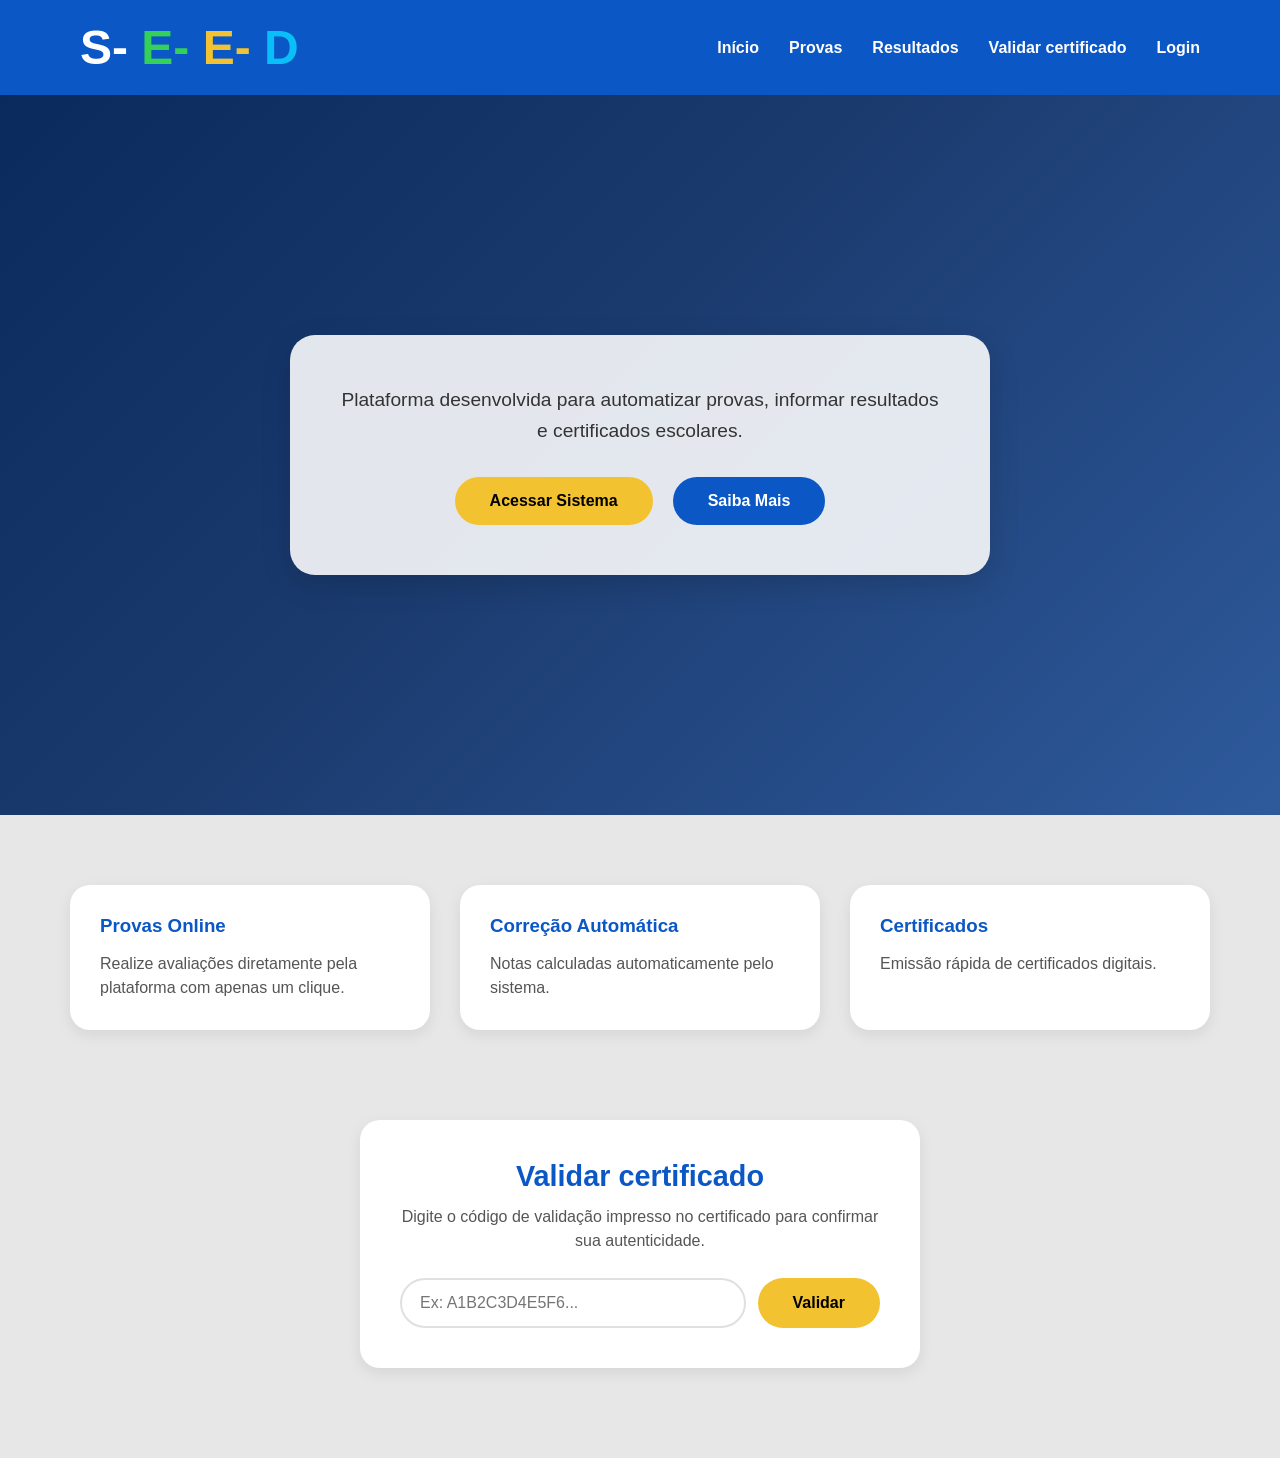
<file: frontend/index.html>
<!DOCTYPE html>
<html lang="pt-br">
<head>
  <meta charset="UTF-8">
  <meta name="viewport" content="width=device-width, initial-scale=1.0">
  <meta name="description" content="AvaliaEDU — plataforma da SEED/Sergipe para provas, simulados online e certificados digitais com validação pública.">
  <link rel="icon" type="image/svg+xml" href="/favicon.svg">
  <meta property="og:type" content="website">
  <meta property="og:title" content="AvaliaEDU — SEED Sergipe">
  <meta property="og:description" content="Provas, simulados e certificados digitais online da Secretaria de Estado da Educação de Sergipe.">
  <meta property="og:image" content="https://frontend-ten-beryl-38.vercel.app/og-image.png">
  <meta property="og:url" content="https://frontend-ten-beryl-38.vercel.app/">
  <title>SEED — AvaliaEDU</title>
  <link rel="stylesheet" href="css/landing-page.css">
</head>

<body>

  <header id="header">
    <div class="logo">
      <h1>
        <span class="blue">S-</span>
        <span class="green">E-</span>
        <span class="yellow">E-</span>
        <span class="blue2">D</span>
      </h1>
    </div>

    <nav>
      <a href="#inicio">Início</a>
      <a href="#recursos">Provas</a>
      <a href="#recursos">Resultados</a>
      <a href="#validar">Validar certificado</a>
      <a href="auth.html">Login</a>
    </nav>
  </header>

  <main>

    <section class="hero" id="inicio">
      <div class="overlay">
        <p>
          Plataforma desenvolvida para automatizar provas, informar
          resultados e certificados escolares.
        </p>

        <div class="buttons">
          <a href="auth.html">
            <button class="btn-yellow">Acessar Sistema</button>
          </a>
          <button class="btn-blue" id="btn-saiba-mais">Saiba Mais</button>
        </div>
      </div>
    </section>

    <section class="cards" id="recursos">

      <div class="card">
        <h3>Provas Online</h3>
        <p>Realize avaliações diretamente pela plataforma com apenas um clique.</p>
      </div>

      <div class="card">
        <h3>Correção Automática</h3>
        <p>Notas calculadas automaticamente pelo sistema.</p>
      </div>

      <div class="card">
        <h3>Certificados</h3>
        <p>Emissão rápida de certificados digitais.</p>
      </div>

    </section>

    <section class="validar-section" id="validar">
      <div class="validar-card">
        <h2>Validar certificado</h2>
        <p>Digite o código de validação impresso no certificado para confirmar sua autenticidade.</p>

        <form id="form-validar-certificado" class="validar-form" autocomplete="off">
          <input
            type="text"
            id="input-codigo-certificado"
            placeholder="Ex: A1B2C3D4E5F6..."
            maxlength="64"
            required
          >
          <button type="submit" class="btn-yellow" id="btn-validar-certificado">Validar</button>
        </form>

        <div id="resultado-validacao" class="resultado-validacao" hidden></div>
      </div>
    </section>

  </main>

  <script src="js/landing-page.js"></script>
</body>
</html>
</file>
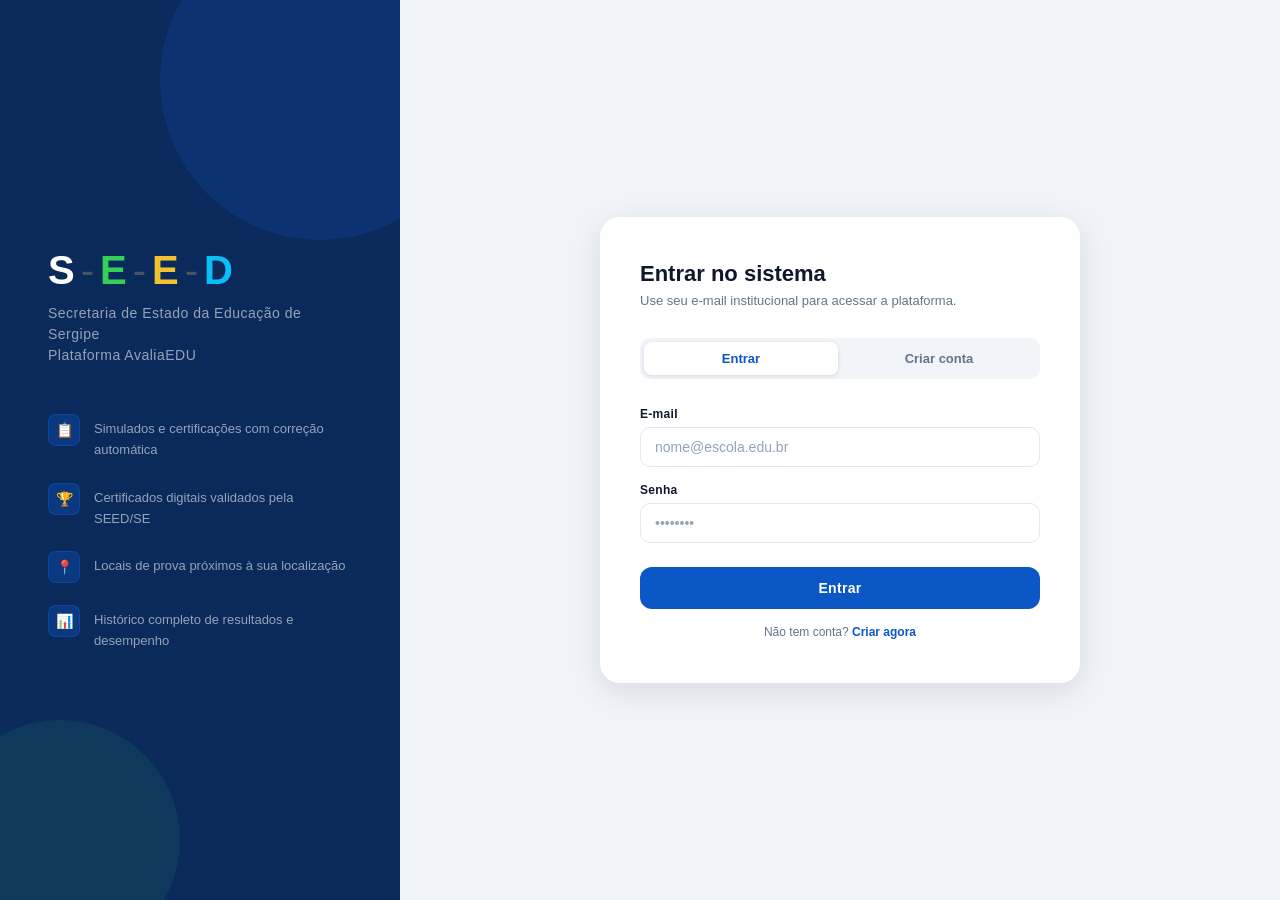
<file: frontend/auth.html>
<!DOCTYPE html>
<html lang="pt-br">
<head>
  <meta charset="UTF-8">
  <meta name="viewport" content="width=device-width, initial-scale=1.0">
  <meta name="description" content="Acesse a plataforma AvaliaEDU da SEED/Sergipe — provas, simulados e certificados.">
  <link rel="icon" type="image/svg+xml" href="/favicon.svg">
  <title>Entrar — AvaliaEDU</title>
  <link rel="stylesheet" href="css/auth.css">
</head>
<body>

  <!-- ── Painel esquerdo: identidade visual SEED ── -->
  <div class="login-left">
    <div class="brand">
      <div class="brand-logo">
        <span class="brand-s">S</span><span class="brand-sep">-</span>
        <span class="brand-e1">E</span><span class="brand-sep">-</span>
        <span class="brand-e2">E</span><span class="brand-sep">-</span>
        <span class="brand-d">D</span>
      </div>
      <p class="brand-title">
        Secretaria de Estado da Educação de Sergipe<br>
        Plataforma AvaliaEDU
      </p>
    </div>

    <div class="feature-list">
      <div class="feature-item">
        <div class="feature-icon">📋</div>
        <p>Simulados e certificações com correção automática</p>
      </div>
      <div class="feature-item">
        <div class="feature-icon">🏆</div>
        <p>Certificados digitais validados pela SEED/SE</p>
      </div>
      <div class="feature-item">
        <div class="feature-icon">📍</div>
        <p>Locais de prova próximos à sua localização</p>
      </div>
      <div class="feature-item">
        <div class="feature-icon">📊</div>
        <p>Histórico completo de resultados e desempenho</p>
      </div>
    </div>
  </div>

  <!-- ── Painel direito: formulário ── -->
  <div class="login-right">
    <div class="login-card">
      <h1 class="card-title">Entrar no sistema</h1>
      <p class="card-subtitle">Use seu e-mail institucional para acessar a plataforma.</p>

      <!-- Alerta de erro / sucesso -->
      <div class="alert-box" id="alert-box"></div>

      <!-- Abas -->
      <div class="tabs">
        <button class="tab-btn active" onclick="trocarAba('entrar')">Entrar</button>
        <button class="tab-btn" onclick="trocarAba('criar')">Criar conta</button>
      </div>

      <!-- ── ABA: ENTRAR ── -->
      <div class="form-panel active" id="panel-entrar">
        <div class="form-group">
          <label class="form-label" for="login-email">E-mail</label>
          <input class="form-input" type="email" id="login-email"
            placeholder="nome@escola.edu.br" autocomplete="email">
        </div>

        <div class="form-group">
          <label class="form-label" for="login-senha">Senha</label>
          <input class="form-input" type="password" id="login-senha"
            placeholder="••••••••" autocomplete="current-password">
        </div>

        <button class="btn-submit" id="btn-entrar" onclick="fazerLogin()">
          Entrar
        </button>

        <p class="link-text">
          Não tem conta?
          <a href="#" onclick="trocarAba('criar'); return false;">Criar agora</a>
        </p>
      </div>

      <!-- ── ABA: CRIAR CONTA ── -->
      <div class="form-panel" id="panel-criar">
        <div class="form-group">
          <label class="form-label" for="reg-nome">Nome completo</label>
          <input class="form-input" type="text" id="reg-nome"
            placeholder="Seu nome completo" autocomplete="name">
        </div>

        <div class="form-group">
          <label class="form-label" for="reg-email">E-mail</label>
          <input class="form-input" type="email" id="reg-email"
            placeholder="nome@escola.edu.br" autocomplete="email">
        </div>

        <div class="form-row">
          <div class="form-group">
            <label class="form-label" for="reg-senha">Senha</label>
            <input class="form-input" type="password" id="reg-senha"
              placeholder="Mínimo 8 caracteres" autocomplete="new-password">
          </div>
          <div class="form-group">
            <label class="form-label" for="reg-confirmar-senha">Confirmar senha</label>
            <input class="form-input" type="password" id="reg-confirmar-senha"
              placeholder="Repita a senha" autocomplete="new-password">
          </div>
        </div>

        <div class="form-group">
          <label class="form-label" for="reg-perfil">Perfil</label>
          <select class="form-select" id="reg-perfil" onchange="toggleCamposAluno()">
            <option value="ALUNO">Aluno</option>
            <option value="ADMIN">Administrador</option>
          </select>
        </div>

        <!-- Campos exclusivos para ALUNO -->
        <div id="campos-aluno">
          <div class="form-row">
            <div class="form-group">
              <label class="form-label" for="reg-nivel">Nível de ensino</label>
              <select class="form-select" id="reg-nivel">
                <option value="FUNDAMENTAL_I">Fundamental I</option>
                <option value="FUNDAMENTAL_II">Fundamental II</option>
                <option value="MEDIO" selected>Médio</option>
                <option value="ENEM">ENEM</option>
                <option value="EJA">EJA</option>
              </select>
            </div>
            <div class="form-group">
              <label class="form-label" for="reg-serie">Série</label>
              <input class="form-input" type="text" id="reg-serie"
                placeholder="Ex: 9º Ano">
            </div>
          </div>
        </div>

        <!-- Campo exclusivo para ADMIN -->
        <div class="form-group campo-oculto" id="campo-admin-token">
          <label class="form-label" for="reg-admin-token">Chave de administrador</label>
          <input class="form-input" type="password" id="reg-admin-token"
            placeholder="Token secreto fornecido pela SEED">
          <p class="form-hint">Necessário para criar um perfil de administrador.</p>
        </div>

        <button class="btn-submit" id="btn-criar" onclick="criarConta()">
          Criar conta
        </button>

        <p class="link-text">
          Já tenho conta.
          <a href="#" onclick="trocarAba('entrar'); return false;">Entrar</a>
        </p>
      </div>

    </div>
  </div>

  <script src="js/auth.js"></script>
</body>
</html>
</file>
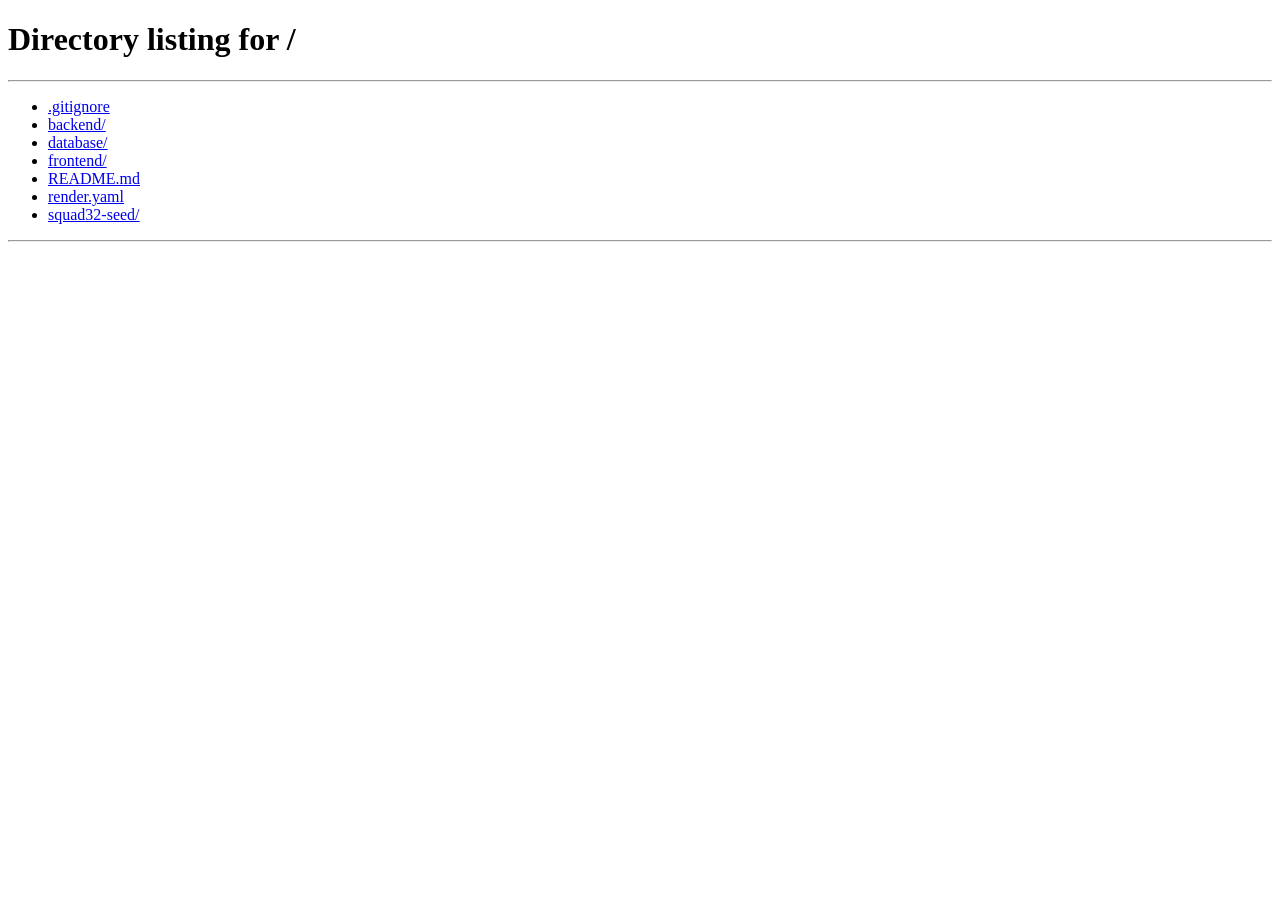
<file: frontend/dashboard-admin.html>
<!DOCTYPE html>
<html lang="pt-br">
<head>
  <meta charset="UTF-8">
  <meta name="viewport" content="width=device-width, initial-scale=1.0">
  <meta name="description" content="Painel de gestão do AvaliaEDU — provas, questões, usuários, locais e relatórios.">
  <link rel="icon" type="image/svg+xml" href="/favicon.svg">
  <title>Painel Gestão — AvaliaEdu</title>
  <link rel="stylesheet" href="css/global.css">
  <link rel="stylesheet" href="css/admin.css">
</head>
<body>

<div class="dashboard-layout">

  <!-- ═══════════════════════════════════════
       SIDEBAR
  ═══════════════════════════════════════ -->
  <aside class="sidebar">
    <div class="sidebar-logo">
      <a href="#" class="sidebar-logo-name">
        <span class="logo-avalia">Avalia</span><span class="logo-edu">Edu</span>
      </a>
      <span class="sidebar-role">Painel Gestão</span>
    </div>

    <nav class="sidebar-nav">
      <ul>
        <li>
          <a href="#" data-section="dashboard" class="nav-link active">
            <svg class="nav-icon" viewBox="0 0 20 20" fill="currentColor">
              <path d="M3 4a1 1 0 011-1h4a1 1 0 011 1v4a1 1 0 01-1 1H4a1 1 0 01-1-1V4zm0 8a1 1 0 011-1h4a1 1 0 011 1v4a1 1 0 01-1 1H4a1 1 0 01-1-1v-4zm8-8a1 1 0 011-1h4a1 1 0 011 1v4a1 1 0 01-1 1h-4a1 1 0 01-1-1V4zm0 8a1 1 0 011-1h4a1 1 0 011 1v4a1 1 0 01-1 1h-4a1 1 0 01-1-1v-4z"/>
            </svg>
            <span>Dashboard</span>
          </a>
        </li>
        <li>
          <a href="#" data-section="provas" class="nav-link">
            <svg class="nav-icon" viewBox="0 0 20 20" fill="currentColor">
              <path d="M9 2a1 1 0 000 2h2a1 1 0 100-2H9z"/><path fill-rule="evenodd" d="M4 5a2 2 0 012-2 3 3 0 003 3h2a3 3 0 003-3 2 2 0 012 2v11a2 2 0 01-2 2H6a2 2 0 01-2-2V5zm3 4a1 1 0 000 2h.01a1 1 0 100-2H7zm3 0a1 1 0 000 2h3a1 1 0 100-2h-3zm-3 4a1 1 0 100 2h.01a1 1 0 100-2H7zm3 0a1 1 0 100 2h3a1 1 0 100-2h-3z" clip-rule="evenodd"/>
            </svg>
            <span>Provas</span>
          </a>
        </li>
        <li>
          <a href="#" data-section="usuarios" class="nav-link">
            <svg class="nav-icon" viewBox="0 0 20 20" fill="currentColor">
              <path d="M9 6a3 3 0 11-6 0 3 3 0 016 0zM17 6a3 3 0 11-6 0 3 3 0 016 0zM12.93 17c.046-.327.07-.66.07-1a6.97 6.97 0 00-1.5-4.33A5 5 0 0119 16v1h-6.07zM6 11a5 5 0 015 5v1H1v-1a5 5 0 015-5z"/>
            </svg>
            <span>Usuários</span>
          </a>
        </li>
        <li>
          <a href="#" data-section="locais" class="nav-link">
            <svg class="nav-icon" viewBox="0 0 20 20" fill="currentColor">
              <path fill-rule="evenodd" d="M5.05 4.05a7 7 0 119.9 9.9L10 18.9l-4.95-4.95a7 7 0 010-9.9zM10 11a2 2 0 100-4 2 2 0 000 4z" clip-rule="evenodd"/>
            </svg>
            <span>Locais</span>
          </a>
        </li>
        <li>
          <a href="#" data-section="reservas" class="nav-link">
            <svg class="nav-icon" viewBox="0 0 20 20" fill="currentColor">
              <path fill-rule="evenodd" d="M6 2a1 1 0 00-1 1v1H4a2 2 0 00-2 2v10a2 2 0 002 2h12a2 2 0 002-2V6a2 2 0 00-2-2h-1V3a1 1 0 10-2 0v1H7V3a1 1 0 00-1-1zM4 8h12v8H4V8z" clip-rule="evenodd"/>
            </svg>
            <span>Reservas</span>
          </a>
        </li>
        <li>
          <a href="#" data-section="componentes" class="nav-link">
            <svg class="nav-icon" viewBox="0 0 20 20" fill="currentColor">
              <path d="M9 4.804A7.968 7.968 0 005.5 4c-1.255 0-2.443.29-3.5.804v10A7.969 7.969 0 015.5 14c1.669 0 3.218.51 4.5 1.385A7.962 7.962 0 0114.5 14c1.255 0 2.443.29 3.5.804v-10A7.968 7.968 0 0014.5 4c-1.255 0-2.443.29-3.5.804V12a1 1 0 11-2 0V4.804z"/>
            </svg>
            <span>Componentes</span>
          </a>
        </li>
        <li>
          <a href="#" data-section="modelos" class="nav-link">
            <svg class="nav-icon" viewBox="0 0 20 20" fill="currentColor">
              <path fill-rule="evenodd" d="M3 3a1 1 0 011-1h3a1 1 0 011 1v3a1 1 0 01-1 1H4a1 1 0 01-1-1V3zm9 0a1 1 0 011-1h3a1 1 0 011 1v3a1 1 0 01-1 1h-3a1 1 0 01-1-1V3zm-9 9a1 1 0 011-1h3a1 1 0 011 1v3a1 1 0 01-1 1H4a1 1 0 01-1-1v-3zm9 0a1 1 0 011-1h3a1 1 0 011 1v3a1 1 0 01-1 1h-3a1 1 0 01-1-1v-3z" clip-rule="evenodd"/>
            </svg>
            <span>Modelos de questão</span>
          </a>
        </li>
        <li>
          <a href="#" data-section="relatorios" class="nav-link">
            <svg class="nav-icon" viewBox="0 0 20 20" fill="currentColor">
              <path d="M2 11a1 1 0 011-1h2a1 1 0 011 1v5a1 1 0 01-1 1H3a1 1 0 01-1-1v-5zM8 7a1 1 0 011-1h2a1 1 0 011 1v9a1 1 0 01-1 1H9a1 1 0 01-1-1V7zM14 4a1 1 0 011-1h2a1 1 0 011 1v12a1 1 0 01-1 1h-2a1 1 0 01-1-1V4z"/>
            </svg>
            <span>Relatórios</span>
          </a>
        </li>
      </ul>
    </nav>

    <div class="sidebar-footer">
      <span class="sidebar-username" id="sidebar-username">Carregando...</span>
      <a href="orientacao.html" target="_blank" rel="noopener" class="sidebar-ajuda" title="Como usar o sistema">Como usar</a>
      <button class="btn-logout" id="btn-logout">Sair</button>
    </div>
  </aside>

  <!-- ═══════════════════════════════════════
       CONTEÚDO PRINCIPAL
  ═══════════════════════════════════════ -->
  <div class="dashboard-main">

    <!-- ─── SEÇÃO: DASHBOARD ─── -->
    <section id="section-dashboard" class="dash-section">
      <header class="page-header">
        <div class="page-header-left">
          <h1 class="page-title">Dashboard da gestão</h1>
          <p class="page-subtitle">Visão consolidada de provas, usuários e relatórios.</p>
        </div>
        <div class="page-header-actions">
          <button class="btn btn-primary btn-sm" onclick="irPara('provas'); abrirModalNovaProva()">Nova prova</button>
          <div class="user-avatar" id="user-avatar">?</div>
        </div>
      </header>

      <div class="page-content">
        <!-- Métricas -->
        <div class="metric-grid" id="dash-metrics">
          <div class="metric-card">
            <div class="metric-card-header">
              <span class="metric-label">Provas ativas</span>
              <span class="badge badge-publicada">Provas</span>
            </div>
            <div class="metric-value primary" id="dash-total-provas">—</div>
            <div class="metric-sub" id="dash-sub-provas">Carregando...</div>
          </div>
          <div class="metric-card">
            <div class="metric-card-header">
              <span class="metric-label">Usuários</span>
              <span class="badge badge-aluno">Base</span>
            </div>
            <div class="metric-value success" id="dash-total-usuarios">—</div>
            <div class="metric-sub" id="dash-sub-usuarios">Carregando...</div>
          </div>
          <div class="metric-card">
            <div class="metric-card-header">
              <span class="metric-label">Locais cadastrados</span>
              <span class="badge badge-simulado">Mapa</span>
            </div>
            <div class="metric-value cyan" id="dash-total-locais">—</div>
            <div class="metric-sub">Locais de prova</div>
          </div>
          <div class="metric-card">
            <div class="metric-card-header">
              <span class="metric-label">Tentativas</span>
              <span class="badge badge-certificacao">Geral</span>
            </div>
            <div class="metric-value ia" id="dash-total-tentativas">—</div>
            <div class="metric-sub">Realizadas na plataforma</div>
          </div>
        </div>

        <!-- Grid inferior -->
        <div class="two-col" style="gap:24px;">
          <!-- Provas recentes -->
          <div class="card">
            <div class="card-header">
              <div>
                <div class="card-title">Provas recentes</div>
                <div class="card-subtitle">Últimas provas criadas ou publicadas.</div>
              </div>
              <button class="btn btn-ghost btn-sm" onclick="irPara('provas')">Ver todas</button>
            </div>
            <div class="table-wrapper">
              <table>
                <thead>
                  <tr>
                    <th>Título</th>
                    <th>Tipo</th>
                    <th>Status</th>
                  </tr>
                </thead>
                <tbody id="dash-provas-recentes">
                  <tr><td colspan="3" class="table-empty">Carregando...</td></tr>
                </tbody>
              </table>
            </div>
          </div>

          <!-- Acesso rápido -->
          <div class="card">
            <div class="card-title" style="margin-bottom:16px;">Acesso rápido</div>
            <div style="display:flex; flex-direction:column; gap:10px;">
              <button class="btn btn-primary" onclick="irPara('provas'); abrirModalNovaProva()">+ Nova prova</button>
              <button class="btn btn-secondary" onclick="irPara('usuarios')">Gestão de usuários</button>
              <button class="btn btn-secondary" onclick="irPara('locais')">Locais de prova</button>
              <button class="btn btn-secondary" onclick="irPara('relatorios')">Relatórios e certificados</button>
            </div>
          </div>
        </div>
      </div>
    </section>

    <!-- ─── SEÇÃO: PROVAS ─── -->
    <section id="section-provas" class="dash-section hidden">
      <header class="page-header">
        <div class="page-header-left">
          <h1 class="page-title">Provas</h1>
          <p class="page-subtitle">Gerencie simulados e certificações da plataforma.</p>
        </div>
        <div class="page-header-actions">
          <button class="btn btn-primary" id="btn-nova-prova" onclick="abrirModalNovaProva()">+ Nova prova</button>
          <div class="user-avatar">?</div>
        </div>
      </header>

      <div class="page-content">
        <!-- Filtros -->
        <div class="filter-bar">
          <div class="input-search" style="flex:1; min-width:220px;">
            <span class="input-search-icon">🔍</span>
            <input class="form-input" type="search" id="provas-busca" placeholder="Buscar por título...">
          </div>
          <div class="form-select-wrap">
            <select class="form-select" id="provas-filtro-tipo" style="width:150px;">
              <option value="">Todos os tipos</option>
              <option value="SIMULADO">Simulado</option>
              <option value="CERTIFICACAO">Certificação</option>
            </select>
          </div>
          <div class="form-select-wrap">
            <select class="form-select" id="provas-filtro-status" style="width:150px;">
              <option value="">Todos os status</option>
              <option value="RASCUNHO">Rascunho</option>
              <option value="PUBLICADA">Publicada</option>
            </select>
          </div>
          <div class="form-select-wrap">
            <select class="form-select" id="provas-filtro-nivel" style="width:170px;">
              <option value="">Todos os níveis</option>
              <option value="FUNDAMENTAL_I">Fundamental I</option>
              <option value="FUNDAMENTAL_II">Fundamental II</option>
              <option value="MEDIO">Médio</option>
              <option value="ENEM">ENEM</option>
              <option value="EJA">EJA</option>
            </select>
          </div>
        </div>

        <!-- Tabela -->
        <div class="card" style="padding:0;">
          <div class="table-wrapper">
            <table>
              <thead>
                <tr>
                  <th>Título</th>
                  <th>Nível / Série</th>
                  <th>Tipo</th>
                  <th>Questões</th>
                  <th>Início</th>
                  <th>Status</th>
                  <th>Ações</th>
                </tr>
              </thead>
              <tbody id="provas-tbody">
                <tr><td colspan="7" class="table-empty">Carregando provas...</td></tr>
              </tbody>
            </table>
          </div>
          <!-- Paginação do servidor não usada: apiFetchAll busca todas as páginas. Oculto. -->
          <div class="pagination" id="provas-pagination" style="display:none;"></div>
        </div>
      </div>
    </section>

    <!-- ─── SEÇÃO: QUESTÕES (subseção de provas) ─── -->
    <section id="section-questoes" class="dash-section hidden">
      <header class="page-header">
        <div class="page-header-left">
          <button class="btn btn-ghost btn-sm" onclick="irPara('provas')" style="margin-bottom:4px;">← Voltar às provas</button>
          <h1 class="page-title" id="questoes-prova-titulo">Questões</h1>
          <p class="page-subtitle" id="questoes-prova-sub">Gerencie as questões desta prova.</p>
        </div>
        <div class="page-header-actions">
          <button class="btn btn-secondary" onclick="abrirModalGerarQuestoes()">Gerar automaticamente</button>
          <button class="btn btn-primary" onclick="abrirModalNovaQuestao()">+ Adicionar questão</button>
          <div class="user-avatar">?</div>
        </div>
      </header>

      <div class="page-content">
        <div id="questoes-lista" style="display:flex; flex-direction:column; gap:16px;">
          <div class="table-empty">Carregando questões...</div>
        </div>
      </div>
    </section>

    <!-- ─── SEÇÃO: USUÁRIOS ─── -->
    <section id="section-usuarios" class="dash-section hidden">
      <header class="page-header">
        <div class="page-header-left">
          <h1 class="page-title">Gestão de usuários</h1>
          <p class="page-subtitle">Cadastro, filtros e ações para alunos e administradores.</p>
        </div>
        <div class="page-header-actions">
          <button class="btn btn-secondary" onclick="abrirModalImportar()">⬆ Importar CSV / Excel</button>
          <button class="btn btn-primary" onclick="abrirModalNovoUsuario()">+ Cadastrar usuário</button>
          <div class="user-avatar">?</div>
        </div>
      </header>

      <div class="page-content">
        <!-- Filtros -->
        <div class="filter-bar">
          <div class="input-search" style="flex:1; min-width:220px;">
            <span class="input-search-icon">🔍</span>
            <input class="form-input" type="search" id="usuarios-busca" placeholder="Nome ou e-mail...">
          </div>
          <div class="form-select-wrap">
            <select class="form-select" id="usuarios-filtro-perfil" style="width:140px;">
              <option value="">Todos os perfis</option>
              <option value="ADMIN">Admin</option>
              <option value="ALUNO">Aluno</option>
            </select>
          </div>
          <div class="form-select-wrap">
            <select class="form-select" id="usuarios-filtro-status" style="width:140px;">
              <option value="">Todos os status</option>
              <option value="ATIVO">Ativos</option>
              <option value="BLOQUEADO">Bloqueados</option>
            </select>
          </div>
        </div>

        <!-- Tabela -->
        <div class="card" style="padding:0;">
          <div class="table-wrapper">
            <table>
              <thead>
                <tr>
                  <th>Nome</th>
                  <th>E-mail</th>
                  <th>Perfil</th>
                  <th>Nível</th>
                  <th>Status</th>
                  <th>Cadastro</th>
                  <th>Ações</th>
                </tr>
              </thead>
              <tbody id="usuarios-tbody">
                <tr><td colspan="7" class="table-empty">Carregando usuários...</td></tr>
              </tbody>
            </table>
          </div>
          <!-- Paginação do servidor não usada: apiFetchAll busca todas as páginas. Oculto. -->
          <div class="pagination" id="usuarios-pagination" style="display:none;"></div>
        </div>
      </div>
    </section>

    <!-- ─── SEÇÃO: LOCAIS ─── -->
    <section id="section-locais" class="dash-section hidden">
      <header class="page-header">
        <div class="page-header-left">
          <h1 class="page-title">Locais de prova</h1>
          <p class="page-subtitle">Espaços físicos cadastrados para realização de provas presenciais.</p>
        </div>
        <div class="page-header-actions">
          <button class="btn btn-primary" onclick="abrirModalNovoLocal()">+ Cadastrar local</button>
          <div class="user-avatar">?</div>
        </div>
      </header>

      <div class="page-content">
        <div class="filter-bar">
          <div class="input-search" style="flex:1; min-width:220px;">
            <span class="input-search-icon">🔍</span>
            <input class="form-input" type="search" id="locais-busca" placeholder="Buscar por nome ou cidade...">
          </div>
        </div>

        <div class="card" style="padding:0;">
          <div class="table-wrapper">
            <table>
              <thead>
                <tr>
                  <th>Nome</th>
                  <th>Cidade / Estado</th>
                  <th>Endereço</th>
                  <th>Capacidade</th>
                  <th>Vagas</th>
                  <th>Ações</th>
                </tr>
              </thead>
              <tbody id="locais-tbody">
                <tr><td colspan="6" class="table-empty">Carregando locais...</td></tr>
              </tbody>
            </table>
          </div>
        </div>
      </div>
    </section>

    <!-- ─── SEÇÃO: RESERVAS ─── -->
    <section id="section-reservas" class="dash-section hidden">
      <header class="page-header">
        <div class="page-header-left">
          <h1 class="page-title">Reservas de vagas presenciais</h1>
          <p class="page-subtitle">Gerencie as reservas de provas presenciais: criar, editar, trocar data e cancelar.</p>
        </div>
        <div class="page-header-actions">
          <button class="btn btn-primary" onclick="abrirModalNovaReserva()">+ Nova reserva</button>
          <div class="user-avatar">?</div>
        </div>
      </header>

      <div class="page-content">
        <div class="filter-bar">
          <div class="input-search" style="flex:1; min-width:220px;">
            <span class="input-search-icon">🔍</span>
            <input class="form-input" type="search" id="reservas-busca" placeholder="Buscar por aluno, e-mail ou prova...">
          </div>
          <select class="form-select" id="reservas-filtro-status" style="max-width:180px;">
            <option value="">Todos os status</option>
            <option value="ATIVA">Ativa</option>
            <option value="CONFIRMADA">Confirmada</option>
            <option value="CANCELADA">Cancelada</option>
            <option value="EXPIRADA">Expirada</option>
          </select>
        </div>

        <div class="card" style="padding:0;">
          <div class="table-wrapper">
            <table>
              <thead>
                <tr>
                  <th>Aluno</th>
                  <th>Prova</th>
                  <th>Local</th>
                  <th>Reservado em</th>
                  <th>Expira em</th>
                  <th>Status</th>
                  <th>Ações</th>
                </tr>
              </thead>
              <tbody id="reservas-tbody">
                <tr><td colspan="7" class="table-empty">Carregando reservas...</td></tr>
              </tbody>
            </table>
          </div>
        </div>
      </div>
    </section>

    <!-- ─── SEÇÃO: COMPONENTES CURRICULARES (US36-37) ─── -->
    <section id="section-componentes" class="dash-section hidden">
      <header class="page-header">
        <div class="page-header-left">
          <h1 class="page-title">Componentes curriculares</h1>
          <p class="page-subtitle">Disciplinas vinculadas às provas e questões do sistema.</p>
        </div>
        <div class="page-header-actions">
          <button class="btn btn-primary" onclick="abrirModalNovoComponente()">+ Novo componente</button>
          <div class="user-avatar">?</div>
        </div>
      </header>

      <div class="page-content">
        <div class="filter-bar">
          <div class="input-search" style="flex:1; min-width:220px;">
            <span class="input-search-icon">🔍</span>
            <input class="form-input" type="search" id="comp-busca"
              placeholder="Buscar por nome, código ou nível...">
          </div>
        </div>

        <div class="card" style="padding:0;">
          <div class="table-wrapper">
            <table>
              <thead>
                <tr>
                  <th>Nome</th>
                  <th>Código</th>
                  <th>Nível</th>
                  <th>Série</th>
                  <th>Descrição</th>
                  <th>Ações</th>
                </tr>
              </thead>
              <tbody id="comp-tbody">
                <tr><td colspan="6" class="table-empty">Carregando componentes...</td></tr>
              </tbody>
            </table>
          </div>
        </div>
      </div>
    </section>

    <!-- ─── SEÇÃO: MODELOS DE QUESTÃO (US11) ─── -->
    <section id="section-modelos" class="dash-section hidden">
      <header class="page-header">
        <div class="page-header-left">
          <h1 class="page-title">Modelos de questão</h1>
          <p class="page-subtitle">Banco de templates usado na geração automática de questões (US11).</p>
        </div>
        <div class="page-header-actions">
          <button class="btn btn-primary" onclick="abrirModalNovoModelo()">+ Novo modelo</button>
          <div class="user-avatar">?</div>
        </div>
      </header>

      <div class="page-content">
        <div class="filter-bar">
          <div class="form-select-wrap">
            <select class="form-select" id="modelos-filtro-nivel" style="width:160px;" onchange="carregarModelos()">
              <option value="">Todos os níveis</option>
              <option value="FUNDAMENTAL_I">Fundamental I</option>
              <option value="FUNDAMENTAL_II">Fundamental II</option>
              <option value="MEDIO">Médio</option>
              <option value="ENEM">ENEM</option>
              <option value="EJA">EJA</option>
            </select>
          </div>
          <div class="form-select-wrap">
            <select class="form-select" id="modelos-filtro-dificuldade" style="width:160px;" onchange="carregarModelos()">
              <option value="">Todas as dificuldades</option>
              <option value="FACIL">Fácil</option>
              <option value="MEDIO">Médio</option>
              <option value="DIFICIL">Difícil</option>
            </select>
          </div>
          <div class="form-select-wrap">
            <select class="form-select" id="modelos-filtro-componente" style="width:200px;" onchange="carregarModelos()">
              <option value="">Todos os componentes</option>
            </select>
          </div>
        </div>

        <div class="card" style="padding:0;">
          <div class="table-wrapper">
            <table>
              <thead>
                <tr>
                  <th>Modelo</th>
                  <th>Nível</th>
                  <th>Dificuldade</th>
                  <th>Componente</th>
                  <th>Variáveis</th>
                  <th>Ações</th>
                </tr>
              </thead>
              <tbody id="modelos-tbody">
                <tr><td colspan="6" class="table-empty">Carregando modelos...</td></tr>
              </tbody>
            </table>
          </div>
        </div>
      </div>
    </section>

    <!-- Input oculto compartilhado para upload de imagem de modelo (US11) -->
    <input type="file" id="modelo-imagem-input" accept="image/png,image/jpeg,image/webp" hidden
      onchange="_uploadImagemSelecionada(event)">
    <input type="file" id="questao-imagem-input" accept="image/png,image/jpeg,image/webp" hidden
      onchange="_uploadImagemQuestaoSelecionada(event)">
    <input type="file" id="alternativa-imagem-input" accept="image/png,image/jpeg,image/webp" hidden
      onchange="_uploadImagemAlternativaSelecionada(event)">

    <!-- ─── SEÇÃO: RELATÓRIOS ─── -->
    <section id="section-relatorios" class="dash-section hidden">
      <header class="page-header">
        <div class="page-header-left">
          <h1 class="page-title">Relatórios</h1>
          <p class="page-subtitle">Desempenho por nível, detalhes por prova e exportação de dados.</p>
        </div>
      </header>

      <div class="page-content">

        <!-- ── Painel de filtros ── -->
        <div class="card" style="margin-bottom:20px;">
          <div class="card-title" style="margin-bottom:14px;">Filtros do relatório</div>
          <div style="display:grid; grid-template-columns:1fr 1fr 1fr 1fr; gap:12px; align-items:end;">
            <div class="form-group" style="margin:0;">
              <label class="form-label">Data início</label>
              <input class="form-input" type="date" id="rel-data-inicio">
            </div>
            <div class="form-group" style="margin:0;">
              <label class="form-label">Data fim</label>
              <input class="form-input" type="date" id="rel-data-fim">
            </div>
            <div class="form-group" style="margin:0;">
              <label class="form-label">Nível</label>
              <select class="form-select" id="rel-filtro-nivel">
                <option value="">Todos os níveis</option>
                <option value="FUNDAMENTAL_I">Fundamental I</option>
                <option value="FUNDAMENTAL_II">Fundamental II</option>
                <option value="MEDIO">Médio</option>
                <option value="ENEM">ENEM</option>
                <option value="EJA">EJA</option>
              </select>
            </div>
            <div class="form-group" style="margin:0;">
              <label class="form-label">Série</label>
              <input class="form-input" type="text" id="rel-filtro-serie" placeholder="Ex: 9º Ano">
            </div>
          </div>
          <div style="display:flex; justify-content:flex-end; gap:8px; margin-top:14px;">
            <button class="btn btn-ghost btn-sm" onclick="limparFiltrosRelatorio()">Limpar</button>
            <button class="btn btn-primary btn-sm" id="btn-aplicar-filtros" onclick="aplicarFiltrosRelatorio()">
              Aplicar filtros
            </button>
          </div>
        </div>

        <!-- ── Métricas gerais ── -->
        <div class="metric-grid" style="grid-template-columns:repeat(4,1fr); margin-bottom:20px;">
          <div class="metric-card">
            <div class="metric-card-header">
              <span class="metric-label">Tentativas</span>
              <span class="badge badge-publicada">Total</span>
            </div>
            <div class="metric-value primary" id="rel-total-tentativas">—</div>
            <div class="metric-sub" id="rel-sub-aprovados">—</div>
          </div>
          <div class="metric-card">
            <div class="metric-card-header">
              <span class="metric-label">Taxa de aprovação</span>
              <span class="badge badge-simulado">Geral</span>
            </div>
            <div class="metric-value ia" id="rel-taxa-aprovacao">—</div>
            <div class="metric-sub">Aprovados / Total</div>
          </div>
          <div class="metric-card">
            <div class="metric-card-header">
              <span class="metric-label">Média geral</span>
              <span class="badge badge-simulado">Notas</span>
            </div>
            <div class="metric-value primary" id="rel-media">—</div>
            <div class="metric-sub">Rede estadual</div>
          </div>
          <div class="metric-card">
            <div class="metric-card-header">
              <span class="metric-label">Certificados</span>
              <span class="badge badge-certificacao">Emitidos</span>
            </div>
            <div class="metric-value success" id="rel-certificados">—</div>
            <div class="metric-sub">Validação pública ativa</div>
          </div>
        </div>

        <!-- ── Desempenho por nível + por série ── -->
        <div class="two-col" style="margin-bottom:20px;">
          <div class="card" style="padding:0;">
            <div style="padding:16px 20px; border-bottom:1px solid var(--c-border);">
              <div class="card-title">Desempenho por nível</div>
            </div>
            <div id="rel-desempenho-lista">
              <div class="table-empty">Carregando...</div>
            </div>
          </div>
          <div class="card" style="padding:0;">
            <div style="padding:16px 20px; border-bottom:1px solid var(--c-border);">
              <div class="card-title">Desempenho por série</div>
            </div>
            <div id="rel-desempenho-serie">
              <div class="table-empty">Carregando...</div>
            </div>
          </div>
        </div>

        <!-- ── Detalhes por prova ── -->
        <div class="card" style="padding:0; margin-bottom:20px;">
          <div style="padding:16px 20px; border-bottom:1px solid var(--c-border); display:flex; align-items:center; justify-content:space-between;">
            <div class="card-title">Desempenho por prova</div>
            <span class="badge badge-simulado" id="rel-total-provas-badge"></span>
          </div>
          <div class="table-wrapper">
            <table>
              <thead>
                <tr>
                  <th>Prova</th>
                  <th>Tipo</th>
                  <th>Nível</th>
                  <th>Tentativas</th>
                  <th>Média</th>
                  <th>Aprovação</th>
                </tr>
              </thead>
              <tbody id="rel-provas-tbody">
                <tr><td colspan="6" class="table-empty">Carregando...</td></tr>
              </tbody>
            </table>
          </div>
        </div>

        <!-- ── Exportação ── -->
        <div class="card">
          <div class="card-title" style="margin-bottom:4px;">Exportar dados</div>
          <div class="card-subtitle" style="margin-bottom:16px;">
            Os filtros aplicados acima são usados na exportação.
          </div>
          <div style="display:flex; align-items:center; gap:12px; flex-wrap:wrap;">
            <div class="form-group" style="margin:0;">
              <label class="form-label">Formato</label>
              <select class="form-select" id="rel-formato-export" style="width:130px;">
                <option value="excel">Excel (.xlsx)</option>
                <option value="csv">CSV (.csv)</option>
              </select>
            </div>
            <div style="padding-top:20px;">
              <button class="btn btn-primary" id="btn-exportar" onclick="exportarRelatorio()">
                ⬇ Exportar relatório
              </button>
            </div>
          </div>
        </div>

      </div>
    </section>

  </div><!-- /dashboard-main -->
</div><!-- /dashboard-layout -->

<!-- ═══════════════════════════════════════
     MODAL: NOVA / EDITAR PROVA
═══════════════════════════════════════ -->
<div class="modal-overlay" id="modal-prova">
  <div class="modal modal-lg">
    <div class="modal-header">
      <h2 class="modal-title" id="modal-prova-titulo">Nova prova</h2>
      <button class="modal-close" data-close-modal="modal-prova">✕</button>
    </div>
    <div class="modal-body">
      <input type="hidden" id="prova-id">
      <div class="form-grid" style="grid-template-columns: 1fr 1fr;">
        <div class="form-group" style="grid-column: 1/-1;">
          <label class="form-label required" for="prova-titulo">Título</label>
          <input class="form-input" type="text" id="prova-titulo" placeholder="Ex: Simulado Diagnóstico — 9º Ano A" maxlength="255">
        </div>
        <div class="form-group" style="grid-column: 1/-1;">
          <label class="form-label" for="prova-descricao">Descrição</label>
          <textarea class="form-textarea" id="prova-descricao" placeholder="Contexto, objetivos ou orientações..." rows="3"></textarea>
        </div>
        <div class="form-group">
          <label class="form-label required" for="prova-nivel">Nível</label>
          <div class="form-select-wrap">
            <select class="form-select" id="prova-nivel">
              <option value="">Selecione o nível</option>
              <option value="FUNDAMENTAL_I">Fundamental I</option>
              <option value="FUNDAMENTAL_II">Fundamental II</option>
              <option value="MEDIO">Médio</option>
              <option value="ENEM">ENEM</option>
              <option value="EJA">EJA</option>
            </select>
          </div>
        </div>
        <div class="form-group">
          <label class="form-label required" for="prova-serie">Série</label>
          <input class="form-input" type="text" id="prova-serie" placeholder="Ex: 9º Ano">
        </div>
        <div class="form-group">
          <label class="form-label required" for="prova-tipo">Tipo</label>
          <div class="form-select-wrap">
            <select class="form-select" id="prova-tipo">
              <option value="">Selecione o tipo</option>
              <option value="SIMULADO">Simulado</option>
              <option value="CERTIFICACAO">Certificação</option>
            </select>
          </div>
        </div>
        <div class="form-group">
          <label class="form-label" for="prova-nota-minima">Nota mínima</label>
          <input class="form-input" type="number" id="prova-nota-minima" placeholder="6.0" min="0" max="10" step="0.1">
        </div>
        <div class="form-group">
          <label class="form-label" for="prova-tempo">Tempo limite (min)</label>
          <input class="form-input" type="number" id="prova-tempo" placeholder="Ex: 90" min="1">
        </div>
        <div class="form-group">
          <label class="form-label" for="prova-data-inicio">Data de início</label>
          <input class="form-input" type="datetime-local" id="prova-data-inicio">
        </div>
        <div class="form-group">
          <label class="form-label" for="prova-data-fim">Data de encerramento</label>
          <input class="form-input" type="datetime-local" id="prova-data-fim">
        </div>
        <div class="form-group">
          <label class="form-label" for="prova-inscricao-inicio">Abertura de inscrições</label>
          <input class="form-input" type="datetime-local" id="prova-inscricao-inicio">
        </div>
        <div class="form-group">
          <label class="form-label" for="prova-inscricao-fim">Encerramento de inscrições</label>
          <input class="form-input" type="datetime-local" id="prova-inscricao-fim">
        </div>
      </div>
      <!-- NOVO — US37: checklist de componentes curriculares vinculados -->
      <div class="form-group" style="margin-top:4px;">
        <label class="form-label">Componentes curriculares</label>
        <p style="font-size:12px; color:var(--c-text-muted); margin:0 0 8px;">
          Disciplinas avaliadas por esta prova (US37). Em prova nova, são salvas ao clicar em "Salvar prova"; em prova já existente, o vínculo é salvo na hora.
        </p>
        <div class="input-search" style="margin-bottom:8px;">
          <span class="input-search-icon">🔍</span>
          <input class="form-input" type="search" id="prova-componentes-busca"
            placeholder="Filtrar por nome, código ou nível…">
        </div>
        <div id="prova-componentes-checklist"
          style="display:flex; flex-wrap:wrap; gap:8px; border:1px solid var(--c-border); border-radius:8px; padding:10px; max-height:160px; overflow-y:auto;">
          <span class="table-empty" style="padding:4px;">Carregando componentes...</span>
        </div>
      </div>
    </div>
    <div class="modal-footer">
      <button class="btn btn-ghost" data-close-modal="modal-prova">Cancelar</button>
      <button class="btn btn-primary" id="btn-salvar-prova" onclick="salvarProva()">Salvar prova</button>
    </div>
  </div>
</div>

<!-- ═══════════════════════════════════════
     MODAL: NOVA / EDITAR QUESTÃO
═══════════════════════════════════════ -->
<div class="modal-overlay" id="modal-questao">
  <div class="modal modal-lg">
    <div class="modal-header">
      <h2 class="modal-title" id="modal-questao-titulo">Nova questão</h2>
      <button class="modal-close" data-close-modal="modal-questao">✕</button>
    </div>
    <div class="modal-body">
      <input type="hidden" id="questao-id">
      <input type="hidden" id="questao-prova-id">
      <div class="form-group" id="questao-de-modelo" style="margin-bottom:16px; padding:12px; background:var(--c-surface-2,#f4f6fa); border-radius:8px;">
        <label class="form-label" for="questao-modelo-select">Criar a partir de um modelo (opcional)</label>
        <div style="display:flex; gap:8px; align-items:center;">
          <div class="form-select-wrap" style="flex:1;">
            <select class="form-select" id="questao-modelo-select"><option value="">Selecione um modelo…</option></select>
          </div>
          <button type="button" class="btn btn-ghost btn-sm" onclick="usarModeloNaQuestao()">Usar modelo</button>
        </div>
      </div>
      <div class="form-group" style="margin-bottom:20px;">
        <label class="form-label required" for="questao-enunciado">Enunciado</label>
        <textarea class="form-textarea" id="questao-enunciado" rows="4" placeholder="Digite o enunciado completo da questão..."></textarea>
        <div style="display:flex; align-items:center; gap:10px; margin-top:8px;">
          <img id="questao-imagem-preview" src="" alt="Imagem da questão"
            style="display:none; max-height:60px; border-radius:6px; border:1px solid var(--c-border);">
          <button type="button" class="btn btn-ghost btn-sm" id="btn-questao-imagem"
            onclick="dispararUploadImagemQuestao()">🖼 Adicionar imagem</button>
          <button type="button" class="btn btn-ghost btn-sm" id="btn-questao-imagem-remover"
            onclick="removerImagemQuestao()" style="display:none; color:var(--c-danger);">Remover</button>
          <span style="font-size:12px; color:var(--c-text-muted);">PNG, JPG ou WEBP, máx. 5MB</span>
        </div>
      </div>
      <div style="display:grid; grid-template-columns:1fr 1fr; gap:16px; margin-bottom:20px;">
        <div class="form-group">
          <label class="form-label" for="questao-dificuldade">Dificuldade</label>
          <div class="form-select-wrap">
            <select class="form-select" id="questao-dificuldade">
              <option value="FACIL">Fácil</option>
              <option value="MEDIO" selected>Médio</option>
              <option value="DIFICIL">Difícil</option>
            </select>
          </div>
        </div>
        <div class="form-group">
          <label class="form-label required" for="questao-componente">Componente curricular</label>
          <div class="form-select-wrap">
            <select class="form-select" id="questao-componente">
              <option value="">Selecione o componente</option>
              <!-- Preenchido dinamicamente por carregarComponentesSelect() -->
            </select>
          </div>
        </div>
      </div>

      <div style="margin-bottom:8px; font-size:13px; font-weight:600; color:var(--c-text);">
        Alternativas <span style="font-weight:400; color:var(--c-text-muted);">(marque a correta)</span>
      </div>
      <div id="alternativas-container" style="display:flex; flex-direction:column; gap:10px;">
        <!-- Geradas dinamicamente por admin.js -->
      </div>
      <button class="btn btn-ghost btn-sm" id="btn-add-alt" onclick="adicionarAlternativa()" style="margin-top:12px;">+ Alternativa</button>
    </div>
    <div class="modal-footer">
      <button class="btn btn-ghost" data-close-modal="modal-questao">Cancelar</button>
      <button class="btn btn-primary" onclick="salvarQuestao()">Salvar questão</button>
    </div>
  </div>
</div>

<!-- ═══════════════════════════════════════
     MODAL: GERAR QUESTÕES AUTOMATICAMENTE (US11)
═══════════════════════════════════════ -->
<div class="modal-overlay" id="modal-gerar-questoes">
  <div class="modal">
    <div class="modal-header">
      <h2 class="modal-title">Gerar questões automaticamente</h2>
      <button class="modal-close" data-close-modal="modal-gerar-questoes">✕</button>
    </div>
    <div class="modal-body">
      <input type="hidden" id="gerar-prova-id">
      <p class="card-subtitle" style="margin-bottom:20px;">
        As questões são geradas a partir dos modelos cadastrados em
        <strong>Modelos de questão</strong>, sem repetir o mesmo modelo. Cada questão
        vem de um modelo distinto.
      </p>
      <div class="form-group" style="margin-bottom:20px;">
        <label class="form-label required" for="gerar-quantidade">Quantidade de questões</label>
        <input class="form-input" type="number" id="gerar-quantidade" min="1" value="10">
      </div>
      <div class="form-group" style="margin-bottom:20px;">
        <label class="form-label" for="gerar-nivel">Nível</label>
        <div class="form-select-wrap">
          <select class="form-select" id="gerar-nivel">
            <option value="">Herdar o nível da prova</option>
            <option value="FUNDAMENTAL_I">Fundamental I</option>
            <option value="FUNDAMENTAL_II">Fundamental II</option>
            <option value="MEDIO">Médio</option>
            <option value="ENEM">ENEM</option>
            <option value="EJA">EJA</option>
          </select>
        </div>
      </div>
      <div style="display:grid; grid-template-columns:1fr 1fr; gap:16px;">
        <div class="form-group">
          <label class="form-label" for="gerar-dificuldade">Dificuldade</label>
          <div class="form-select-wrap">
            <select class="form-select" id="gerar-dificuldade">
              <option value="">Qualquer dificuldade</option>
              <option value="FACIL">Fácil</option>
              <option value="MEDIO">Médio</option>
              <option value="DIFICIL">Difícil</option>
            </select>
          </div>
        </div>
        <div class="form-group">
          <label class="form-label" for="gerar-componente">Componente curricular</label>
          <div class="form-select-wrap">
            <select class="form-select" id="gerar-componente">
              <option value="">Qualquer componente</option>
              <!-- Preenchido dinamicamente por carregarComponentesSelect() -->
            </select>
          </div>
        </div>
      </div>
    </div>
    <div class="modal-footer">
      <button class="btn btn-ghost" data-close-modal="modal-gerar-questoes">Cancelar</button>
      <button class="btn btn-primary" onclick="gerarQuestoesAutomaticamente()">Gerar questões</button>
    </div>
  </div>
</div>

<!-- ═══════════════════════════════════════
     MODAL: NOVO USUÁRIO
═══════════════════════════════════════ -->
<div class="modal-overlay" id="modal-usuario">
  <div class="modal">
    <div class="modal-header">
      <h2 class="modal-title">Cadastrar usuário</h2>
      <button class="modal-close" data-close-modal="modal-usuario">✕</button>
    </div>
    <div class="modal-body">
      <div class="form-group" style="margin-bottom:16px;">
        <label class="form-label required" for="usu-nome">Nome completo</label>
        <input class="form-input" type="text" id="usu-nome" placeholder="Nome do usuário">
      </div>
      <div class="form-group" style="margin-bottom:16px;">
        <label class="form-label required" for="usu-email">E-mail</label>
        <input class="form-input" type="email" id="usu-email" placeholder="email@escola.edu.br">
      </div>
      <div class="form-group" style="margin-bottom:16px;">
        <label class="form-label required" for="usu-senha">Senha provisória</label>
        <input class="form-input" type="password" id="usu-senha" placeholder="Mínimo 8 caracteres">
      </div>
      <div class="form-group" style="margin-bottom:16px;">
        <label class="form-label required" for="usu-confirmar-senha">Confirmar senha</label>
        <input class="form-input" type="password" id="usu-confirmar-senha" placeholder="Repita a senha">
      </div>
      <div style="display:grid; grid-template-columns:1fr 1fr; gap:16px; margin-bottom:16px;">
        <div class="form-group">
          <label class="form-label required" for="usu-perfil">Perfil</label>
          <div class="form-select-wrap">
            <select class="form-select" id="usu-perfil" onchange="toggleCamposAluno()">
              <option value="ALUNO">Aluno</option>
              <option value="ADMIN">Administrador</option>
            </select>
          </div>
        </div>
        <div class="form-group" id="campo-nivel">
          <label class="form-label required" for="usu-nivel">Nível</label>
          <div class="form-select-wrap">
            <select class="form-select" id="usu-nivel">
              <option value="FUNDAMENTAL_I">Fundamental I</option>
              <option value="FUNDAMENTAL_II">Fundamental II</option>
              <option value="MEDIO">Médio</option>
              <option value="ENEM">ENEM</option>
              <option value="EJA">EJA</option>
            </select>
          </div>
        </div>
      </div>
      <div class="form-group" id="campo-serie">
        <label class="form-label" for="usu-serie">Série</label>
        <input class="form-input" type="text" id="usu-serie" placeholder="Ex: 9º Ano">
      </div>
      <div id="campo-admin-token" class="form-group hidden" style="margin-top:16px;">
        <label class="form-label required" for="usu-admin-token">Token de administrador</label>
        <input class="form-input" type="password" id="usu-admin-token" placeholder="Token secreto para cadastro de admin">
        <span class="form-hint">Necessário para registrar perfil ADMIN.</span>
      </div>
    </div>
    <div class="modal-footer">
      <button class="btn btn-ghost" data-close-modal="modal-usuario">Cancelar</button>
      <button class="btn btn-primary" onclick="salvarUsuario()">Cadastrar</button>
    </div>
  </div>
</div>

<!-- ═══════════════════════════════════════
     MODAL: IMPORTAR ALUNOS (US33)
═══════════════════════════════════════ -->
<div class="modal-overlay" id="modal-importar">
  <div class="modal modal-lg">
    <div class="modal-header">
      <h2 class="modal-title">Importar alunos — CSV / Excel</h2>
      <button class="modal-close" data-close-modal="modal-importar">✕</button>
    </div>
    <div class="modal-body">

      <!-- ── Fase 1: Seleção do arquivo ── -->
      <div id="importar-fase-upload">

        <!-- Dica de colunas + botão de modelo -->
        <div style="display:flex; align-items:center; justify-content:space-between; flex-wrap:wrap; gap:12px; padding:12px 16px; background:var(--c-surface-2,#f4f6fa); border-radius:8px; margin-bottom:16px;">
          <div style="font-size:13px; color:var(--c-text-muted);">
            Obrigatórias:&nbsp;
            <code style="background:var(--c-surface-3,#eef1f7); padding:2px 6px; border-radius:4px; font-size:12px;">nome</code>&nbsp;
            <code style="background:var(--c-surface-3,#eef1f7); padding:2px 6px; border-radius:4px; font-size:12px;">email</code>&nbsp;
            <code style="background:var(--c-surface-3,#eef1f7); padding:2px 6px; border-radius:4px; font-size:12px;">nivel</code>&nbsp;&nbsp;
            Opcional:&nbsp;
            <code style="background:var(--c-surface-3,#eef1f7); padding:2px 6px; border-radius:4px; font-size:12px;">serie</code>
          </div>
          <button class="btn btn-ghost btn-sm" onclick="baixarModeloImportacao()">⬇ Baixar modelo</button>
        </div>

        <!-- Área de drag-and-drop -->
        <div id="importar-drop-zone"
          style="border:2px dashed var(--c-border,#d1d5db); border-radius:12px; padding:40px 24px; text-align:center; cursor:pointer; transition:border-color .15s, background .15s;"
          onclick="document.getElementById('importar-arquivo-input').click()"
          ondragover="event.preventDefault(); this.style.borderColor='var(--c-primary,#3b82f6)'; this.style.background='var(--c-surface-2,#f4f6fa)';"
          ondragleave="this.style.borderColor='var(--c-border,#d1d5db)'; this.style.background='transparent';"
          ondrop="importarHandleDrop(event)">
          <div style="font-size:36px; margin-bottom:12px; pointer-events:none;">📂</div>
          <div style="font-size:15px; font-weight:600; color:var(--c-text); margin-bottom:4px; pointer-events:none;">Arraste o arquivo aqui</div>
          <div style="font-size:13px; color:var(--c-text-muted); pointer-events:none;">ou clique para selecionar</div>
          <div style="margin-top:8px; font-size:12px; color:var(--c-text-muted); pointer-events:none;">.csv ou .xlsx · máximo 5 MB</div>
        </div>
        <input type="file" id="importar-arquivo-input" accept=".csv,.xlsx,.xls" style="display:none;" onchange="importarArquivoSelecionado(this)">

        <!-- Preview do arquivo selecionado -->
        <div id="importar-arquivo-preview"
          style="display:none; margin-top:12px; padding:12px 16px; background:var(--c-surface-2,#f4f6fa); border-radius:8px; align-items:center; justify-content:space-between; gap:8px;">
          <div style="display:flex; align-items:center; gap:10px;">
            <span style="font-size:22px;">📄</span>
            <div>
              <div id="importar-preview-nome" style="font-size:13px; font-weight:600; color:var(--c-text);">—</div>
              <div id="importar-preview-tamanho" style="font-size:12px; color:var(--c-text-muted);">—</div>
            </div>
          </div>
          <button class="btn btn-ghost btn-sm" onclick="importarLimparArquivo()" title="Remover arquivo">✕</button>
        </div>
      </div>

      <!-- ── Fase 2: Resultado da importação ── -->
      <div id="importar-fase-resultado" style="display:none;">

        <!-- Cards de resumo -->
        <div class="metric-grid" style="grid-template-columns:repeat(4,1fr); margin-bottom:24px;" id="importar-resumo-cards"></div>

        <!-- Tabela de importados + senhas provisórias -->
        <div id="importar-bloco-importados" style="display:none; margin-bottom:16px;">
          <div style="display:flex; align-items:center; justify-content:space-between; margin-bottom:8px;">
            <span style="font-size:13px; font-weight:600; color:var(--c-success,#16a34a);">✓ Alunos importados com sucesso</span>
            <button class="btn btn-ghost btn-sm" onclick="importarCopiarSenhas()">Copiar senhas (TSV)</button>
          </div>
          <div class="table-wrapper">
            <table>
              <thead>
                <tr>
                  <th>Nome</th><th>E-mail</th><th>Nível</th><th>Série</th><th>Senha provisória</th>
                </tr>
              </thead>
              <tbody id="importar-importados-tbody"></tbody>
            </table>
          </div>
          <p style="font-size:12px; color:var(--c-text-muted); margin-top:8px;">
            ⚠ Guarde as senhas provisórias agora — não será possível recuperá-las depois.
          </p>
        </div>

        <!-- Duplicados (collapsible) -->
        <div id="importar-bloco-duplicados" style="display:none; margin-bottom:12px;">
          <details>
            <summary style="font-size:13px; font-weight:600; color:var(--c-warning,#d97706); cursor:pointer; padding:8px 0; list-style:none;">
              ⚠ Duplicados — e-mails já existentes no sistema (clique para expandir)
            </summary>
            <div class="table-wrapper" style="margin-top:8px;">
              <table>
                <thead><tr><th>Linha</th><th>E-mail</th><th>Motivo</th></tr></thead>
                <tbody id="importar-duplicados-tbody"></tbody>
              </table>
            </div>
          </details>
        </div>

        <!-- Erros (collapsible) -->
        <div id="importar-bloco-erros" style="display:none; margin-bottom:12px;">
          <details>
            <summary style="font-size:13px; font-weight:600; color:var(--c-danger,#dc2626); cursor:pointer; padding:8px 0; list-style:none;">
              ✕ Linhas com erro — verifique e corrija no arquivo (clique para expandir)
            </summary>
            <div class="table-wrapper" style="margin-top:8px;">
              <table>
                <thead><tr><th>Linha</th><th>Nome</th><th>E-mail</th><th>Problema(s)</th></tr></thead>
                <tbody id="importar-erros-tbody"></tbody>
              </table>
            </div>
          </details>
        </div>

      </div>
    </div><!-- /modal-body -->

    <div class="modal-footer" id="importar-modal-footer">
      <button class="btn btn-ghost" data-close-modal="modal-importar">Cancelar</button>
      <button class="btn btn-primary" id="btn-processar-importacao" onclick="processarImportacao()" disabled>
        Importar alunos
      </button>
    </div>
  </div>
</div>

<!-- ═══════════════════════════════════════
     MODAL: EXPORTAR PROVA EM PDF (aplicação presencial)
═══════════════════════════════════════ -->
<div class="modal-overlay" id="modal-exportar-pdf">
  <div class="modal modal-lg">
    <div class="modal-header">
      <h2 class="modal-title" id="modal-exportar-titulo">Gerar PDFs — aplicação presencial</h2>
      <button class="modal-close" data-close-modal="modal-exportar-pdf">✕</button>
    </div>
    <div class="modal-body">

      <!-- Fase 1: seleção de alunos -->
      <div id="exportar-fase-selecao">
        <p style="font-size:13px; color:var(--c-text-muted); margin-bottom:14px;">
          Cada aluno selecionado recebe um PDF individual com questões e alternativas em ordem embaralhada.
        </p>

        <div class="input-search" style="margin-bottom:10px;">
          <span class="input-search-icon">🔍</span>
          <input class="form-input" type="search" id="exportar-busca-aluno" placeholder="Buscar aluno por nome ou e-mail...">
        </div>

        <label style="display:flex; align-items:center; gap:8px; font-size:13px; font-weight:600; padding:8px 0; cursor:pointer;">
          <input type="checkbox" id="exportar-selecionar-todos" onchange="exportarToggleTodos(this.checked)">
          Selecionar todos
        </label>

        <div id="exportar-lista-alunos"
          style="max-height:320px; overflow-y:auto; border:1px solid var(--c-border); border-radius:8px; padding:4px;">
          <div class="table-empty">Carregando alunos...</div>
        </div>
      </div>

      <!-- Fase 2: resultado -->
      <div id="exportar-fase-resultado" style="display:none;">
        <div class="metric-grid" style="grid-template-columns:repeat(2,1fr); margin-bottom:20px;" id="exportar-resumo-cards"></div>
        <div class="table-wrapper">
          <table>
            <thead><tr><th>Aluno</th><th>Resultado</th></tr></thead>
            <tbody id="exportar-resultado-tbody"></tbody>
          </table>
        </div>
      </div>

    </div>

    <div class="modal-footer" id="exportar-modal-footer">
      <button class="btn btn-ghost" data-close-modal="modal-exportar-pdf">Cancelar</button>
      <button class="btn btn-primary" id="btn-gerar-pdfs" onclick="confirmarExportarPDF()" disabled>
        Gerar PDFs (0)
      </button>
    </div>
  </div>
</div>

<!-- ═══════════════════════════════════════
     MODAL: NOVO LOCAL
═══════════════════════════════════════ -->
<div class="modal-overlay" id="modal-local">
  <div class="modal modal-lg">
    <div class="modal-header">
      <h2 class="modal-title" id="modal-local-titulo">Cadastrar local</h2>
      <button class="modal-close" data-close-modal="modal-local">✕</button>
    </div>
    <div class="modal-body">
      <input type="hidden" id="local-id">
      <div class="form-grid" style="grid-template-columns:1fr 1fr;">
        <div class="form-group" style="grid-column:1/-1;">
          <label class="form-label required" for="local-nome">Nome do local</label>
          <input class="form-input" type="text" id="local-nome" placeholder="Ex: Escola Estadual Centro">
        </div>
        <div class="form-group" style="grid-column:1/-1;">
          <label class="form-label required" for="local-endereco">Endereço completo</label>
          <input class="form-input" type="text" id="local-endereco" placeholder="Rua, número, bairro">
        </div>
        <div class="form-group">
          <label class="form-label required" for="local-cidade">Cidade</label>
          <input class="form-input" type="text" id="local-cidade">
        </div>
        <div class="form-group">
          <label class="form-label required" for="local-estado">Estado (UF)</label>
          <input class="form-input" type="text" id="local-estado" maxlength="2" placeholder="SE" style="text-transform:uppercase;">
        </div>
        <div class="form-group">
          <label class="form-label" for="local-cep">CEP</label>
          <input class="form-input" type="text" id="local-cep" placeholder="00000-000" maxlength="9">
        </div>
        <div class="form-group">
          <label class="form-label" for="local-contato">Contato</label>
          <input class="form-input" type="text" id="local-contato" placeholder="Telefone ou e-mail">
        </div>
        <div class="form-group">
          <label class="form-label required" for="local-capacidade">Capacidade total</label>
          <input class="form-input" type="number" id="local-capacidade" placeholder="Ex: 200" min="1">
        </div>
        <div class="form-group">
          <label class="form-label required" for="local-vagas">Vagas disponíveis</label>
          <input class="form-input" type="number" id="local-vagas" placeholder="Ex: 200" min="0">
        </div>
        <div class="form-group">
          <label class="form-label required" for="local-lat">Latitude</label>
          <input class="form-input" type="number" id="local-lat" placeholder="-10.9167" step="any">
        </div>
        <div class="form-group">
          <label class="form-label required" for="local-lng">Longitude</label>
          <input class="form-input" type="number" id="local-lng" placeholder="-37.0500" step="any">
        </div>
      </div>
    </div>
    <div class="modal-footer">
      <button class="btn btn-ghost" data-close-modal="modal-local">Cancelar</button>
      <button class="btn btn-primary" onclick="salvarLocal()">Salvar local</button>
    </div>
  </div>
</div>

<!-- ═══════════════════════════════════════
     MODAL: NOVA / EDITAR RESERVA (US27 — admin)
═══════════════════════════════════════ -->
<div class="modal-overlay" id="modal-reserva">
  <div class="modal modal-lg">
    <div class="modal-header">
      <h2 class="modal-title" id="modal-reserva-titulo">Nova reserva</h2>
      <button class="modal-close" data-close-modal="modal-reserva">✕</button>
    </div>
    <div class="modal-body">
      <input type="hidden" id="reserva-id">
      <div class="form-grid" style="grid-template-columns:1fr 1fr;">
        <div class="form-group" id="reserva-aluno-group" style="grid-column:1/-1;">
          <label class="form-label required" for="reserva-aluno">Aluno</label>
          <select class="form-select" id="reserva-aluno"></select>
        </div>
        <div class="form-group" id="reserva-aluno-fixo" style="grid-column:1/-1; display:none;">
          <label class="form-label">Aluno</label>
          <p id="reserva-aluno-fixo-nome" style="margin:0; font-size:14px; color:var(--c-text);">—</p>
        </div>
        <div class="form-group" style="grid-column:1/-1;">
          <label class="form-label required" for="reserva-prova">Prova (publicada)</label>
          <select class="form-select" id="reserva-prova"></select>
        </div>
        <div class="form-group" style="grid-column:1/-1;">
          <label class="form-label required" for="reserva-local">Local</label>
          <select class="form-select" id="reserva-local"></select>
        </div>
        <div class="form-group">
          <label class="form-label" for="reserva-data-reserva">Data da reserva</label>
          <input class="form-input" type="datetime-local" id="reserva-data-reserva">
        </div>
        <div class="form-group">
          <label class="form-label" for="reserva-data-expiracao">Expira em</label>
          <input class="form-input" type="datetime-local" id="reserva-data-expiracao">
        </div>
        <div class="form-group">
          <label class="form-label" for="reserva-status">Status</label>
          <select class="form-select" id="reserva-status">
            <option value="ATIVA">Ativa</option>
            <option value="CONFIRMADA">Confirmada</option>
            <option value="CANCELADA">Cancelada</option>
            <option value="EXPIRADA">Expirada</option>
          </select>
        </div>
        <div class="form-group" style="grid-column:1/-1;">
          <label class="form-label" for="reserva-necessidades">Necessidades especiais</label>
          <textarea class="form-textarea" id="reserva-necessidades" rows="2"
            placeholder="Acessibilidade, sala de leitura, etc. (opcional)"></textarea>
        </div>
        <div class="form-group" style="grid-column:1/-1;">
          <label style="display:flex; align-items:center; gap:8px; font-size:13px; cursor:pointer;">
            <input type="checkbox" id="reserva-forcar">
            Forçar (ignora limite de vagas e prova não publicada)
          </label>
        </div>
      </div>
    </div>
    <div class="modal-footer">
      <button class="btn btn-ghost" data-close-modal="modal-reserva">Cancelar</button>
      <button class="btn btn-primary" id="btn-salvar-reserva" onclick="salvarReserva()">Salvar reserva</button>
    </div>
  </div>
</div>

<!-- ═══════════════════════════════════════
     MODAL: CONFIRMAR EXCLUSÃO
═══════════════════════════════════════ -->
<div class="modal-overlay" id="modal-confirmar">
  <div class="modal modal-sm">
    <div class="modal-header">
      <h2 class="modal-title" id="modal-confirmar-titulo">Confirmar exclusão</h2>
      <button class="modal-close" data-close-modal="modal-confirmar">✕</button>
    </div>
    <div class="modal-body">
      <p id="modal-confirmar-msg" style="font-size:14px; color:var(--c-text-muted); line-height:1.6;"></p>
    </div>
    <div class="modal-footer">
      <button class="btn btn-ghost" data-close-modal="modal-confirmar">Cancelar</button>
      <button class="btn btn-danger-solid" id="btn-confirmar-acao">Excluir</button>
    </div>
  </div>
</div>

<!-- ═══════════════════════════════════════
     MODAL: NOVO / EDITAR COMPONENTE (US36)
═══════════════════════════════════════ -->
<div class="modal-overlay" id="modal-componente">
  <div class="modal modal-lg">
    <div class="modal-header">
      <h2 class="modal-title" id="modal-comp-titulo">Novo componente curricular</h2>
      <button class="modal-close" data-close-modal="modal-componente">✕</button>
    </div>
    <div class="modal-body">
      <input type="hidden" id="comp-id">
      <div class="form-grid" style="grid-template-columns:1fr 1fr;">
        <div class="form-group" style="grid-column:1/-1;">
          <label class="form-label required" for="comp-nome">Nome da disciplina</label>
          <input class="form-input" type="text" id="comp-nome"
            placeholder="Ex: Matemática, Língua Portuguesa, Ciências...">
        </div>
        <div class="form-group">
          <label class="form-label" for="comp-codigo">Código</label>
          <input class="form-input" type="text" id="comp-codigo"
            placeholder="Ex: MAT, PORT, CIEN" maxlength="20"
            style="text-transform:uppercase;">
        </div>
        <div class="form-group">
          <label class="form-label" for="comp-nivel">Nível</label>
          <div class="form-select-wrap">
            <select class="form-select" id="comp-nivel">
              <option value="">Todos os níveis</option>
              <option value="FUNDAMENTAL_I">Fundamental I</option>
              <option value="FUNDAMENTAL_II">Fundamental II</option>
              <option value="MEDIO">Médio</option>
              <option value="ENEM">ENEM</option>
              <option value="EJA">EJA</option>
            </select>
          </div>
        </div>
        <div class="form-group" style="grid-column:1/-1;">
          <label class="form-label" for="comp-serie">Série (opcional)</label>
          <input class="form-input" type="text" id="comp-serie"
            placeholder="Ex: 9º Ano, 3ª Série...">
        </div>
        <div class="form-group" style="grid-column:1/-1;">
          <label class="form-label" for="comp-descricao">Descrição</label>
          <textarea class="form-textarea" id="comp-descricao" rows="3"
            placeholder="Objetivos, ementa ou observações sobre o componente..."></textarea>
        </div>
      </div>
    </div>
    <div class="modal-footer">
      <button class="btn btn-ghost" data-close-modal="modal-componente">Cancelar</button>
      <button class="btn btn-primary" onclick="salvarComponente()">Salvar componente</button>
    </div>
  </div>
</div>

<!-- ═══════════════════════════════════════
     MODAL: NOVO MODELO DE QUESTÃO (US11)
═══════════════════════════════════════ -->
<div class="modal-overlay" id="modal-modelo">
  <div class="modal modal-lg">
    <div class="modal-header">
      <h2 class="modal-title" id="modelo-modal-titulo">Novo modelo de questão</h2>
      <button class="modal-close" data-close-modal="modal-modelo">✕</button>
    </div>
    <div class="modal-body">
      <input type="hidden" id="modelo-id">
      <div class="form-group" style="margin-bottom:20px;">
        <label class="form-label required" for="modelo-texto">Enunciado (template)</label>
        <textarea class="form-textarea" id="modelo-texto" rows="3"
          placeholder="Ex: Quanto é {a} + {b}? (use {a+b} no gabarito para calcular automaticamente)"></textarea>
      </div>
      <div style="display:grid; grid-template-columns:1fr 1fr 1fr; gap:16px; margin-bottom:20px;">
        <div class="form-group">
          <label class="form-label required" for="modelo-gabarito">Gabarito (correta)</label>
          <input class="form-input" type="text" id="modelo-gabarito" placeholder="Ex: {a+b}">
        </div>
        <div class="form-group">
          <label class="form-label" for="modelo-distrator-1">Distrator 1</label>
          <input class="form-input" type="text" id="modelo-distrator-1">
        </div>
        <div class="form-group">
          <label class="form-label" for="modelo-distrator-2">Distrator 2</label>
          <input class="form-input" type="text" id="modelo-distrator-2">
        </div>
      </div>
      <div style="display:grid; grid-template-columns:1fr 1fr 1fr; gap:16px; margin-bottom:20px;">
        <div class="form-group">
          <label class="form-label" for="modelo-distrator-3">Distrator 3</label>
          <input class="form-input" type="text" id="modelo-distrator-3">
        </div>
        <div class="form-group">
          <label class="form-label required" for="modelo-nivel">Nível</label>
          <div class="form-select-wrap">
            <select class="form-select" id="modelo-nivel">
              <option value="">Selecione</option>
              <option value="FUNDAMENTAL_I">Fundamental I</option>
              <option value="FUNDAMENTAL_II">Fundamental II</option>
              <option value="MEDIO">Médio</option>
              <option value="ENEM">ENEM</option>
              <option value="EJA">EJA</option>
            </select>
          </div>
        </div>
        <div class="form-group">
          <label class="form-label" for="modelo-dificuldade">Dificuldade</label>
          <div class="form-select-wrap">
            <select class="form-select" id="modelo-dificuldade">
              <option value="FACIL">Fácil</option>
              <option value="MEDIO" selected>Médio</option>
              <option value="DIFICIL">Difícil</option>
            </select>
          </div>
        </div>
      </div>
      <div style="display:grid; grid-template-columns:1fr 1fr; gap:16px; margin-bottom:20px;">
        <div class="form-group">
          <label class="form-label" for="modelo-serie">Série (opcional)</label>
          <input class="form-input" type="text" id="modelo-serie" placeholder="Ex: 9º Ano, 3ª Série...">
        </div>
        <div class="form-group">
          <label class="form-label" for="modelo-componente">Componente curricular</label>
          <div class="form-select-wrap">
            <select class="form-select" id="modelo-componente">
              <option value="">Nenhum (genérico)</option>
            </select>
          </div>
        </div>
      </div>
      <div class="form-group" style="margin-bottom:20px;">
        <label class="form-label" for="modelo-variaveis">Variáveis (JSON opcional)</label>
        <textarea class="form-textarea" id="modelo-variaveis" rows="2"
          placeholder='Ex: {"a": [2, 3, 4], "b": [10, 20, 30]}'></textarea>
      </div>
      <div class="form-group">
        <label class="form-label">Imagem do modelo (opcional)</label>
        <div id="modelo-imagem-preview-wrap" style="display:none; align-items:center; gap:12px; margin-bottom:8px;">
          <img id="modelo-imagem-preview" src="" alt="Imagem do modelo"
            style="max-height:80px; border-radius:8px; border:1px solid var(--c-border);">
          <button type="button" class="btn btn-ghost btn-sm" style="color:var(--c-danger);"
            onclick="removerImagemModelo()">Remover imagem</button>
        </div>
        <button type="button" class="btn btn-ghost btn-sm" id="modelo-btn-imagem"
          onclick="dispararUploadImagemModeloModal()">🖼 Adicionar / trocar imagem</button>
        <p id="modelo-imagem-hint" style="font-size:12px; color:var(--c-text-muted); margin:6px 0 0; display:none;">
          Salve o modelo primeiro para anexar uma imagem.
        </p>
      </div>
    </div>
    <div class="modal-footer">
      <button class="btn btn-ghost" data-close-modal="modal-modelo">Cancelar</button>
      <button class="btn btn-primary" id="btn-salvar-modelo" onclick="salvarModelo()">Salvar modelo</button>
    </div>
  </div>
</div>

<script src="js/global.js"></script>
<script src="js/admin.js"></script>
</body>
</html>
</file>
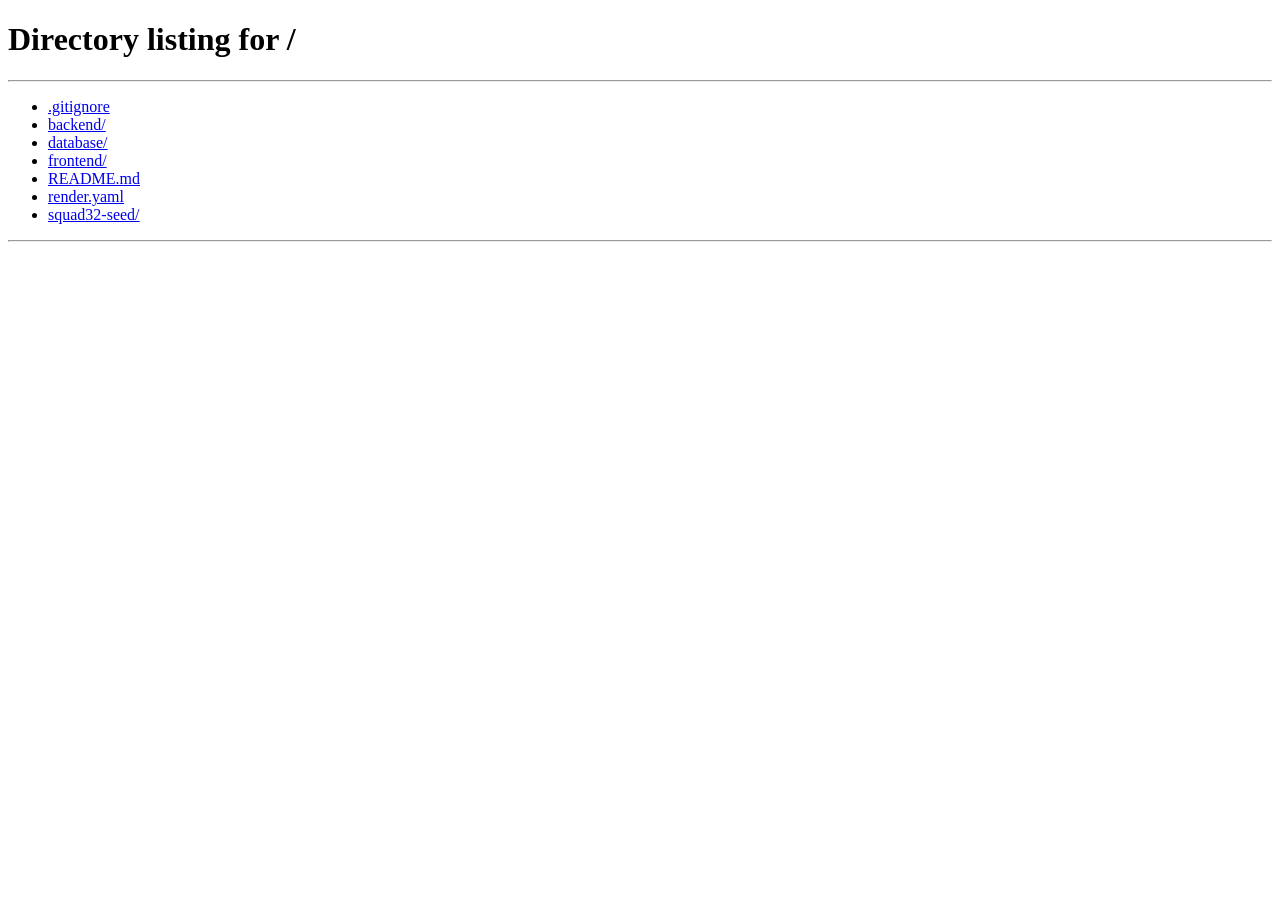
<file: frontend/dashboard-aluno.html>
<!DOCTYPE html>
<html lang="pt-br">
<head>
  <meta charset="UTF-8">
  <meta name="viewport" content="width=device-width, initial-scale=1.0">
  <meta name="description" content="Painel do aluno no AvaliaEDU — provas, simulados, resultados e certificados.">
  <link rel="icon" type="image/svg+xml" href="/favicon.svg">
  <title>Painel Aluno — AvaliaEdu</title>
  <link rel="stylesheet" href="css/global.css">
  <link rel="stylesheet" href="css/aluno.css">
</head>
<body>

<div class="dashboard-layout">

  <!-- ═══════════════════════════════════════
       SIDEBAR
  ═══════════════════════════════════════ -->
  <aside class="sidebar">
    <div class="sidebar-logo">
      <a href="#" class="sidebar-logo-name">
        <span class="logo-avalia">Avalia</span><span class="logo-edu">Edu</span>
      </a>
      <span class="sidebar-role">Painel Aluno</span>
    </div>

    <nav class="sidebar-nav">
      <ul>
        <li>
          <a href="#" data-section="dashboard" class="nav-link active">
            <svg class="nav-icon" viewBox="0 0 20 20" fill="currentColor">
              <path d="M3 4a1 1 0 011-1h4a1 1 0 011 1v4a1 1 0 01-1 1H4a1 1 0 01-1-1V4zm0 8a1 1 0 011-1h4a1 1 0 011 1v4a1 1 0 01-1 1H4a1 1 0 01-1-1v-4zm8-8a1 1 0 011-1h4a1 1 0 011 1v4a1 1 0 01-1 1h-4a1 1 0 01-1-1V4zm0 8a1 1 0 011-1h4a1 1 0 011 1v4a1 1 0 01-1 1h-4a1 1 0 01-1-1v-4z"/>
            </svg>
            <span>Dashboard</span>
          </a>
        </li>
        <li>
          <a href="#" data-section="provas" class="nav-link">
            <svg class="nav-icon" viewBox="0 0 20 20" fill="currentColor">
              <path d="M9 2a1 1 0 000 2h2a1 1 0 100-2H9z"/>
              <path fill-rule="evenodd" d="M4 5a2 2 0 012-2 3 3 0 003 3h2a3 3 0 003-3 2 2 0 012 2v11a2 2 0 01-2 2H6a2 2 0 01-2-2V5zm3 4a1 1 0 000 2h.01a1 1 0 100-2H7zm3 0a1 1 0 000 2h3a1 1 0 100-2h-3zm-3 4a1 1 0 100 2h.01a1 1 0 100-2H7zm3 0a1 1 0 100 2h3a1 1 0 100-2h-3z" clip-rule="evenodd"/>
            </svg>
            <span>Provas</span>
          </a>
        </li>
        <li>
          <a href="#" data-section="certificados" class="nav-link">
            <svg class="nav-icon" viewBox="0 0 20 20" fill="currentColor">
              <path d="M10 12a2 2 0 100-4 2 2 0 000 4z"/>
              <path fill-rule="evenodd" d="M.458 10C1.732 5.943 5.522 3 10 3s8.268 2.943 9.542 7c-1.274 4.057-5.064 7-9.542 7S1.732 14.057.458 10zM14 10a4 4 0 11-8 0 4 4 0 018 0z" clip-rule="evenodd"/>
            </svg>
            <span>Certificados</span>
          </a>
        </li>
        <li>
          <a href="#" data-section="reservas" class="nav-link">
            <svg class="nav-icon" viewBox="0 0 20 20" fill="currentColor">
              <path fill-rule="evenodd" d="M5.05 4.05a7 7 0 119.9 9.9L10 18.9l-4.95-4.95a7 7 0 010-9.9zM10 11a2 2 0 100-4 2 2 0 000 4z" clip-rule="evenodd"/>
            </svg>
            <span>Minhas reservas</span>
          </a>
        </li>
        <li>
          <a href="#" data-section="minha-area" class="nav-link">
            <svg class="nav-icon" viewBox="0 0 20 20" fill="currentColor">
              <path fill-rule="evenodd" d="M10 9a3 3 0 100-6 3 3 0 000 6zm-7 9a7 7 0 1114 0H3z" clip-rule="evenodd"/>
            </svg>
            <span>Minha área</span>
          </a>
        </li>
      </ul>
    </nav>

    <div class="sidebar-footer">
      <!-- Toggle Modo EJA (US42) -->
      <button class="btn-eja-toggle" id="btn-eja-toggle" onclick="toggleModoEJA()"
        title="Ativar modo de acessibilidade EJA">
        <span id="eja-toggle-icon">♿</span>
        <span id="eja-toggle-label">Modo EJA</span>
      </button>
      <span class="sidebar-username" id="sidebar-username">Carregando...</span>
      <a href="orientacao.html" target="_blank" rel="noopener" class="sidebar-ajuda" title="Como usar o sistema">Como usar</a>
      <button class="btn-logout" id="btn-logout">Sair</button>
    </div>
  </aside>

  <!-- ═══════════════════════════════════════
       CONTEÚDO PRINCIPAL
  ═══════════════════════════════════════ -->
  <div class="dashboard-main">

    <!-- ────────────────────────────────────
         SEÇÃO: DASHBOARD
    ──────────────────────────────────── -->
    <section id="section-dashboard" class="dash-section">
      <header class="page-header">
        <div class="page-header-left">
          <h1 class="page-title">Dashboard</h1>
          <p class="page-subtitle">Acesso rápido a provas, notas e certificados.</p>
        </div>
        <div class="page-header-actions">
          <button class="btn btn-secondary btn-sm" onclick="irPara('minha-area')">Ver perfil</button>
          <div class="user-avatar" id="user-avatar">?</div>
        </div>
      </header>

      <div class="page-content">
        <!-- Métricas -->
        <div class="metric-grid">
          <div class="metric-card">
            <div class="metric-card-header">
              <span class="metric-label">Próxima prova</span>
              <span class="badge badge-simulado">Agenda</span>
            </div>
            <div class="metric-value primary" id="dash-proxima-data">—</div>
            <div class="metric-sub" id="dash-proxima-nome">Nenhuma agendada</div>
          </div>
          <div class="metric-card">
            <div class="metric-card-header">
              <span class="metric-label">Média atual</span>
              <span class="badge badge-aluno">Notas</span>
            </div>
            <div class="metric-value success" id="dash-media">—</div>
            <div class="metric-sub">Últimas provas realizadas</div>
          </div>
          <div class="metric-card">
            <div class="metric-card-header">
              <span class="metric-label">Certificados</span>
              <span class="badge badge-certificacao">Docs</span>
            </div>
            <div class="metric-value ia" id="dash-total-certs">—</div>
            <div class="metric-sub">Com validação pública</div>
          </div>
          <div class="metric-card">
            <div class="metric-card-header">
              <span class="metric-label">Provas disponíveis</span>
              <span class="badge badge-publicada">Agora</span>
            </div>
            <div class="metric-value cyan" id="dash-provas-disponiveis">—</div>
            <div class="metric-sub">Publicadas para você</div>
          </div>
        </div>

        <!-- Inferior: atividades + acesso rápido -->
        <div class="two-col">
          <div class="card">
            <div class="card-header">
              <div>
                <div class="card-title">Desempenho recente</div>
                <div class="card-subtitle">Resultados das suas últimas provas.</div>
              </div>
              <button class="btn btn-ghost btn-sm" onclick="irPara('provas')">Ver histórico</button>
            </div>
            <div class="table-wrapper">
              <table>
                <thead>
                  <tr>
                    <th>Prova</th>
                    <th>Data</th>
                    <th>Nota</th>
                    <th>Resultado</th>
                  </tr>
                </thead>
                <tbody id="dash-desempenho">
                  <tr><td colspan="4" class="table-empty">Carregando...</td></tr>
                </tbody>
              </table>
            </div>
          </div>

          <div class="card">
            <div class="card-title" style="margin-bottom:16px;">Acesso rápido</div>
            <div style="display:flex; flex-direction:column; gap:10px;">
              <button class="btn btn-primary" onclick="irPara('provas')">Realizar prova</button>
              <button class="btn btn-secondary" onclick="irPara('certificados')">Meus certificados</button>
              <button class="btn btn-secondary" onclick="irPara('minha-area')">Minha área e notas</button>
            </div>
          </div>
        </div>
      </div>
    </section>

    <!-- ────────────────────────────────────
         SEÇÃO: PROVAS DISPONÍVEIS
    ──────────────────────────────────── -->
    <section id="section-provas" class="dash-section hidden">
      <header class="page-header">
        <div class="page-header-left">
          <h1 class="page-title">Provas</h1>
          <p class="page-subtitle">Simulados e certificações disponíveis para você.</p>
        </div>
        <div class="page-header-actions">
          <div class="user-avatar">?</div>
        </div>
      </header>

      <div class="page-content">
        <!-- Filtros -->
        <div class="filter-bar">
          <div class="input-search" style="flex:1; min-width:200px;">
            <span class="input-search-icon">🔍</span>
            <input class="form-input" type="search" id="provas-aluno-busca" placeholder="Buscar por título...">
          </div>
          <div class="form-select-wrap">
            <select class="form-select" id="provas-aluno-tipo" style="width:150px;">
              <option value="">Todos os tipos</option>
              <option value="SIMULADO">Simulado</option>
              <option value="CERTIFICACAO">Certificação</option>
            </select>
          </div>
          <div class="form-select-wrap">
            <select class="form-select" id="provas-aluno-aba" style="width:170px;">
              <option value="disponiveis">Disponíveis</option>
              <option value="historico">Histórico</option>
            </select>
          </div>
        </div>

        <!-- Tabela provas disponíveis -->
        <div id="painel-disponiveis" class="card" style="padding:0;">
          <div class="table-wrapper">
            <table>
              <thead>
                <tr>
                  <th>Título</th>
                  <th>Nível / Série</th>
                  <th>Tipo</th>
                  <th>Tempo</th>
                  <th>Encerra em</th>
                  <th>Ação</th>
                </tr>
              </thead>
              <tbody id="provas-aluno-tbody">
                <tr><td colspan="6" class="table-empty">Carregando provas...</td></tr>
              </tbody>
            </table>
          </div>
        </div>

        <!-- Tabela histórico (oculta por padrão) -->
        <div id="painel-historico" class="card" style="padding:0; display:none;">
          <div class="table-wrapper">
            <table>
              <thead>
                <tr>
                  <th>Prova</th>
                  <th>Tipo</th>
                  <th>Data</th>
                  <th>Nota</th>
                  <th>Resultado</th>
                  <th>Ação</th>
                </tr>
              </thead>
              <tbody id="historico-tbody">
                <tr><td colspan="6" class="table-empty">Carregando histórico...</td></tr>
              </tbody>
            </table>
          </div>
        </div>
      </div>
    </section>

    <!-- ────────────────────────────────────
         SEÇÃO: REALIZAR PROVA (fluxo de exame)
    ──────────────────────────────────── -->
    <section id="section-realizar-prova" class="dash-section hidden">
      <header class="page-header">
        <div class="page-header-left">
          <button class="btn btn-ghost btn-sm" id="btn-voltar-provas"
            onclick="confirmarSairProva()" style="margin-bottom:4px;">← Voltar</button>
          <h1 class="page-title" id="exam-titulo">Realizando prova</h1>
          <p class="page-subtitle" id="exam-progresso">Questão 1 de —</p>
        </div>
        <div class="page-header-actions">
          <div class="exam-timer" id="exam-timer" title="Tempo restante">⏱ —:—</div>
          <button class="btn btn-danger btn-sm" onclick="confirmarFinalizarProva()">Finalizar prova</button>
        </div>
      </header>

      <div class="page-content">
        <div class="two-col" style="align-items:start;">
          <!-- Questão -->
          <div class="card" id="exam-questao-card">
            <div id="exam-questao-numero" style="font-size:12px; font-weight:600; color:var(--c-text-muted); margin-bottom:12px; text-transform:uppercase; letter-spacing:.5px;">Questão 1</div>

            <!-- Narrador de questão (leitura em voz alta — acessibilidade) -->
            <div id="narrador-bar" class="narrador-bar" role="group" aria-label="Leitura em voz alta da questão">
              <button type="button" id="narrador-ouvir" class="narrador-btn narrador-btn-primario" onclick="narrarQuestaoAtual()" aria-label="Ouvir a questão e as alternativas">🔊 Ouvir</button>
              <button type="button" id="narrador-pausar" class="narrador-btn" onclick="narradorPausarContinuar()" aria-label="Pausar leitura" disabled>⏸ Pausar</button>
              <button type="button" id="narrador-parar" class="narrador-btn" onclick="narradorParar()" aria-label="Parar leitura" disabled>⏹ Parar</button>
              <span class="narrador-veloc" role="group" aria-label="Velocidade da leitura">
                <span class="narrador-veloc-label">Velocidade</span>
                <button type="button" class="narrador-veloc-btn" data-rate="0.7" onclick="narradorSetVeloc(0.7, this)" aria-pressed="false">Devagar</button>
                <button type="button" class="narrador-veloc-btn ativo" data-rate="1" onclick="narradorSetVeloc(1, this)" aria-pressed="true">Normal</button>
                <button type="button" class="narrador-veloc-btn" data-rate="1.3" onclick="narradorSetVeloc(1.3, this)" aria-pressed="false">Rápido</button>
              </span>
            </div>

            <div id="exam-enunciado" style="font-size:15px; line-height:1.7; color:var(--c-text); margin-bottom:24px; font-weight:500;"></div>
            <div id="exam-imagem-wrap" style="display:none; margin-bottom:20px;">
              <img id="exam-imagem" src="" alt="Imagem da questão" style="max-width:100%; border-radius:8px; border:1px solid var(--c-border);">
            </div>

            <!-- Alternativas (objetiva) -->
            <div id="exam-alternativas" style="display:flex; flex-direction:column; gap:10px;"></div>

            <!-- Textarea (subjetiva) -->
            <div id="exam-subjetiva-wrap" style="display:none;">
              <label style="font-size:12px; font-weight:600; color:var(--c-text-muted); text-transform:uppercase; letter-spacing:.5px; display:block; margin-bottom:8px;">Resposta do aluno</label>
              <textarea class="form-textarea" id="exam-resposta-texto" rows="8"
                placeholder="Digite sua resposta aqui."></textarea>
            </div>

            <div class="alert-box" id="exam-alert" style="margin-top:16px; margin-bottom:0;"></div>

            <div style="display:flex; gap:12px; margin-top:24px; flex-wrap:wrap;">
              <button class="btn btn-ghost" id="btn-anterior" onclick="navegarQuestao(-1)">← Anterior</button>
              <button class="btn btn-secondary" onclick="salvarResposta()" id="btn-salvar-resp">Salvar resposta</button>
              <button class="btn btn-ghost" id="btn-pular" onclick="pularQuestao()">Pular questão</button>
              <button class="btn btn-primary" id="btn-proxima" onclick="navegarQuestao(1)">Próxima →</button>
            </div>

            <div style="margin-top:16px; padding:12px 14px; background:var(--c-bg); border-radius:var(--radius-md); font-size:12px; color:var(--c-text-muted);">
              💡 As respostas são salvas automaticamente ao navegar entre questões.
            </div>
          </div>

          <!-- Painel de navegação -->
          <div class="card" style="position:sticky; top:24px;">
            <div class="card-title" style="margin-bottom:4px;">Navegação</div>
            <div class="card-subtitle">Controle de progresso.</div>
            <div id="exam-nav-grid" style="display:grid; grid-template-columns:repeat(4,1fr); gap:8px; margin-top:16px;"></div>
            <div style="margin-top:16px; display:flex; flex-direction:column; gap:6px;">
              <div style="display:flex; align-items:center; gap:8px; font-size:12px; color:var(--c-text-muted);">
                <span style="width:14px;height:14px;border-radius:3px;background:var(--c-success);display:inline-block;"></span> Respondida
              </div>
              <div style="display:flex; align-items:center; gap:8px; font-size:12px; color:var(--c-text-muted);">
                <span style="width:14px;height:14px;border-radius:3px;background:var(--c-primary);display:inline-block;"></span> Atual
              </div>
              <div style="display:flex; align-items:center; gap:8px; font-size:12px; color:var(--c-text-muted);">
                <span style="width:14px;height:14px;border-radius:3px;background:var(--c-border);display:inline-block;"></span> Pendente
              </div>
            </div>
          </div>
        </div>
      </div>
    </section>

    <!-- ────────────────────────────────────
         SEÇÃO: RESULTADO DA PROVA
    ──────────────────────────────────── -->
    <section id="section-resultado" class="dash-section hidden">
      <header class="page-header">
        <div class="page-header-left">
          <h1 class="page-title">Resultado e certificado</h1>
          <p class="page-subtitle">Síntese da prova, revisão e documentos disponíveis.</p>
        </div>
        <div class="page-header-actions">
          <button class="btn btn-primary btn-sm" id="btn-baixar-cert" onclick="baixarCertificado()" style="display:none;">
            Baixar certificado
          </button>
          <div class="user-avatar">?</div>
        </div>
      </header>

      <div class="page-content">
        <!-- Cards de resultado -->
        <div class="metric-grid">
          <div class="metric-card">
            <div class="metric-card-header">
              <span class="metric-label">Nota final</span>
              <span class="badge badge-simulado">Resultado</span>
            </div>
            <div class="metric-value success" id="res-nota">—</div>
            <div class="metric-sub" id="res-prova-nome">—</div>
          </div>
          <div class="metric-card">
            <div class="metric-card-header">
              <span class="metric-label">Percentual</span>
              <span class="badge badge-aluno">Acerto</span>
            </div>
            <div class="metric-value primary" id="res-percentual">—</div>
            <div class="metric-sub" id="res-acertos-label">de acertos</div>
          </div>
          <div class="metric-card">
            <div class="metric-card-header">
              <span class="metric-label">Certificado</span>
              <span class="badge badge-certificacao">Validação</span>
            </div>
            <div class="metric-value ia" id="res-cert-status">—</div>
            <div class="metric-sub" id="res-cert-codigo">—</div>
          </div>
          <div class="metric-card">
            <div class="metric-card-header">
              <span class="metric-label">Status</span>
              <span class="badge" id="res-badge-resultado">—</span>
            </div>
            <div class="metric-value" id="res-resultado" style="font-size:26px;">—</div>
            <div class="metric-sub" id="res-nota-minima">Nota mínima: —</div>
          </div>
        </div>

        <div class="two-col">
          <!-- Gabarito / respostas -->
          <div class="card">
            <div class="card-title" style="margin-bottom:4px;">Gabarito</div>
            <div class="card-subtitle">Suas respostas e o resultado por questão.</div>
            <div class="table-wrapper" style="margin-top:16px;">
              <table>
                <thead>
                  <tr><th>#</th><th>Enunciado</th><th>Resultado</th></tr>
                </thead>
                <tbody id="res-gabarito-tbody">
                  <tr><td colspan="3" class="table-empty">—</td></tr>
                </tbody>
              </table>
            </div>
          </div>

          <!-- Certificado e próximos passos -->
          <div style="display:flex; flex-direction:column; gap:16px;">
            <div class="card" id="res-cert-card" style="display:none;">
              <div class="card-title" style="margin-bottom:8px;">Certificado gerado</div>
              <div style="font-size:13px; color:var(--c-text-muted); line-height:1.6; margin-bottom:16px;">
                Código público: <strong id="res-cert-codigo-display">—</strong><br>
                Validação disponível na área pública do portal.
              </div>
              <div style="display:flex; gap:10px; flex-wrap:wrap;">
                <button class="btn btn-primary" onclick="baixarCertificado()">Baixar PDF</button>
                <button class="btn btn-ghost" onclick="irPara('certificados')">Ver meus certificados</button>
              </div>
            </div>

            <div class="card">
              <div class="card-title" style="margin-bottom:12px;">Próximos passos</div>
              <div style="display:flex; flex-direction:column; gap:10px;">
                <button class="btn btn-secondary" onclick="irPara('provas')">Fazer outra prova</button>
                <button class="btn btn-ghost" onclick="irPara('dashboard')">Voltar ao dashboard</button>
              </div>
            </div>
          </div>
        </div>
      </div>
    </section>

    <!-- ────────────────────────────────────
         SEÇÃO: CERTIFICADOS
    ──────────────────────────────────── -->
    <section id="section-certificados" class="dash-section hidden">
      <header class="page-header">
        <div class="page-header-left">
          <h1 class="page-title">Histórico de certificações</h1>
          <p class="page-subtitle">Todas as suas tentativas de certificação — aprovadas e reprovadas.</p>
        </div>
        <div class="page-header-actions">
          <div class="user-avatar" id="certs-avatar">?</div>
        </div>
      </header>

      <div class="page-content">

        <!-- Métricas rápidas -->
        <div class="metric-grid" style="grid-template-columns:repeat(3,1fr); margin-bottom:20px;">
          <div class="metric-card">
            <div class="metric-label">Total de tentativas</div>
            <div class="metric-value primary" id="cert-stat-total" style="margin-top:8px;">—</div>
          </div>
          <div class="metric-card">
            <div class="metric-label">Aprovações</div>
            <div class="metric-value ia" id="cert-stat-aprovados" style="margin-top:8px;">—</div>
          </div>
          <div class="metric-card">
            <div class="metric-label">Certificados emitidos</div>
            <div class="metric-value" id="cert-stat-certs" style="margin-top:8px; color:var(--c-yellow, #f5a623);">—</div>
          </div>
        </div>

        <!-- Filtros -->
        <div class="filter-bar" style="margin-bottom:16px;">
          <select class="form-select form-select-sm" id="cert-filtro-resultado" onchange="filtrarCertificados()">
            <option value="">Todos os resultados</option>
            <option value="APROVADO">Aprovado</option>
            <option value="REPROVADO">Reprovado</option>
          </select>
          <input class="form-input form-input-sm" type="text" id="cert-filtro-busca"
            placeholder="Buscar por prova..." oninput="filtrarCertificados()">
        </div>

        <!-- Tabela histórico completo -->
        <div class="card" style="padding:0;">
          <div class="table-wrapper">
            <table>
              <thead>
                <tr>
                  <th>Prova</th>
                  <th>Data</th>
                  <th>Nota</th>
                  <th>Resultado</th>
                  <th>Código / Situação</th>
                  <th>Ações</th>
                </tr>
              </thead>
              <tbody id="certs-tbody">
                <tr><td colspan="6" class="table-empty">Carregando...</td></tr>
              </tbody>
            </table>
          </div>
        </div>

      </div>
    </section>

    <!-- ────────────────────────────────────
         SEÇÃO: MINHA ÁREA
    ──────────────────────────────────── -->
    <!-- ─── SEÇÃO: MINHAS RESERVAS ─── -->
    <section id="section-reservas" class="dash-section hidden">
      <header class="page-header">
        <div class="page-header-left">
          <h1 class="page-title">Minhas reservas</h1>
          <p class="page-subtitle">Vagas reservadas em locais presenciais de prova.</p>
        </div>
      </header>

      <div class="page-content">

        <!-- Métricas -->
        <div class="metric-grid" style="grid-template-columns:repeat(3,1fr); margin-bottom:20px;">
          <div class="metric-card">
            <div class="metric-label">Reservas ativas</div>
            <div class="metric-value primary" id="res-stat-ativas" style="margin-top:8px;">—</div>
          </div>
          <div class="metric-card">
            <div class="metric-label">Utilizadas</div>
            <div class="metric-value ia" id="res-stat-utilizadas" style="margin-top:8px;">—</div>
          </div>
          <div class="metric-card">
            <div class="metric-label">Canceladas / Expiradas</div>
            <div class="metric-value" id="res-stat-inativas" style="margin-top:8px; color:var(--c-text-muted);">—</div>
          </div>
        </div>

        <!-- Filtro de status -->
        <div class="filter-bar" style="margin-bottom:16px;">
          <select class="form-select form-select-sm" id="res-filtro-status" onchange="filtrarReservas()">
            <option value="">Todas</option>
            <option value="ATIVA">Ativas</option>
            <option value="CONFIRMADA">Utilizadas</option>
            <option value="CANCELADA">Canceladas</option>
            <option value="EXPIRADA">Expiradas</option>
          </select>
        </div>

        <!-- Lista de reservas -->
        <div id="res-lista" style="display:flex; flex-direction:column; gap:14px;">
          <div class="table-empty">Carregando...</div>
        </div>

      </div>
    </section>

    <!-- ─── SEÇÃO: MINHA ÁREA ─── -->
    <section id="section-minha-area" class="dash-section hidden">

      <header class="page-header">
        <div class="page-header-left">
          <h1 class="page-title">Minha área</h1>
          <p class="page-subtitle">Perfil acadêmico, localização e histórico de tentativas.</p>
        </div>
        <div class="page-header-actions">
          <div class="user-avatar" id="area-avatar">?</div>
        </div>
      </header>

      <div class="page-content">
        <div class="two-col" style="align-items:start; gap:20px;">

          <!-- ── Coluna esquerda: cards de perfil + localização ── -->
          <div style="display:flex; flex-direction:column; gap:16px;">

            <!-- Card: Dados pessoais -->
            <div class="card">
              <div style="display:flex; align-items:center; justify-content:space-between; margin-bottom:18px;">
                <div>
                  <div class="card-title" style="margin-bottom:2px;">Dados pessoais</div>
                  <div class="card-subtitle">Nome e e-mail da sua conta.</div>
                </div>
                <button class="btn btn-secondary btn-sm" id="btn-editar-dados" onclick="abrirEdicaoDados()">Editar</button>
              </div>

              <div style="display:flex; align-items:center; gap:16px; margin-bottom:20px;">
                <div class="user-avatar" id="area-avatar-big" style="width:60px;height:60px;font-size:20px;flex-shrink:0;">?</div>
                <div>
                  <div style="font-size:18px; font-weight:600; color:var(--c-text);" id="area-nome">—</div>
                  <div style="font-size:13px; color:var(--c-text-muted);" id="area-nivel-serie">—</div>
                </div>
              </div>

              <!-- Modo leitura -->
              <div id="area-dados-readonly" style="display:flex; flex-direction:column; gap:12px;">
                <div class="form-group" style="margin:0;">
                  <label class="form-label">E-mail</label>
                  <input class="form-input" type="email" id="area-email" readonly
                    style="background:var(--c-bg); cursor:default; color:var(--c-text-muted);">
                </div>
                <div style="display:grid; grid-template-columns:1fr 1fr; gap:12px;">
                  <div class="form-group" style="margin:0;">
                    <label class="form-label">Nível</label>
                    <input class="form-input" type="text" id="area-nivel-display" readonly
                      style="background:var(--c-bg); cursor:default; color:var(--c-text-muted);">
                  </div>
                  <div class="form-group" style="margin:0;">
                    <label class="form-label">Série</label>
                    <input class="form-input" type="text" id="area-serie-display" readonly
                      style="background:var(--c-bg); cursor:default; color:var(--c-text-muted);">
                  </div>
                </div>
              </div>

              <!-- Modo edição -->
              <div id="area-dados-edit" style="display:none; flex-direction:column; gap:12px;">
                <div class="form-group" style="margin:0;">
                  <label class="form-label">Nome completo</label>
                  <input class="form-input" type="text" id="edit-nome" placeholder="Seu nome completo">
                </div>
                <div style="display:grid; grid-template-columns:1fr 1fr; gap:12px;">
                  <div class="form-group" style="margin:0;">
                    <label class="form-label">Nível de ensino</label>
                    <select class="form-select" id="edit-nivel">
                      <option value="FUNDAMENTAL_I">Fundamental I</option>
                      <option value="FUNDAMENTAL_II">Fundamental II</option>
                      <option value="MEDIO">Médio</option>
                      <option value="ENEM">ENEM</option>
                      <option value="EJA">EJA</option>
                    </select>
                  </div>
                  <div class="form-group" style="margin:0;">
                    <label class="form-label">Série</label>
                    <input class="form-input" type="text" id="edit-serie" placeholder="Ex: 9º Ano">
                  </div>
                </div>
                <div style="display:flex; gap:8px; justify-content:flex-end; margin-top:4px;">
                  <button class="btn btn-ghost btn-sm" onclick="cancelarEdicaoDados()">Cancelar</button>
                  <button class="btn btn-primary btn-sm" id="btn-salvar-dados" onclick="salvarDadosPessoais()">Salvar</button>
                </div>
              </div>
            </div>

            <!-- Card: Senha -->
            <div class="card">
              <div style="display:flex; align-items:center; justify-content:space-between; margin-bottom:14px;">
                <div>
                  <div class="card-title" style="margin-bottom:2px;">Senha</div>
                  <div class="card-subtitle">Altere sua senha de acesso.</div>
                </div>
                <button class="btn btn-secondary btn-sm" id="btn-editar-senha" onclick="abrirEdicaoSenha()">Alterar</button>
              </div>

              <div id="area-senha-edit" style="display:none; flex-direction:column; gap:12px;">
                <div class="form-group" style="margin:0;">
                  <label class="form-label">Nova senha</label>
                  <input class="form-input" type="password" id="edit-senha" placeholder="Mínimo 8 caracteres" autocomplete="new-password">
                </div>
                <div class="form-group" style="margin:0;">
                  <label class="form-label">Confirmar nova senha</label>
                  <input class="form-input" type="password" id="edit-senha-confirm" placeholder="Repita a senha" autocomplete="new-password">
                </div>
                <div style="display:flex; gap:8px; justify-content:flex-end; margin-top:4px;">
                  <button class="btn btn-ghost btn-sm" onclick="cancelarEdicaoSenha()">Cancelar</button>
                  <button class="btn btn-primary btn-sm" onclick="salvarSenha()">Salvar senha</button>
                </div>
              </div>

              <div id="area-senha-readonly">
                <p style="font-size:13px; color:var(--c-text-muted); margin:0;">••••••••••••  —  última alteração não registrada.</p>
              </div>
            </div>

            <!-- Card: Localização (US24) -->
            <div class="card">
              <div style="display:flex; align-items:center; justify-content:space-between; margin-bottom:14px;">
                <div>
                  <div class="card-title" style="margin-bottom:2px;">Localização</div>
                  <div class="card-subtitle">Usada para encontrar locais de prova próximos (US24).</div>
                </div>
              </div>

              <!-- Status atual da localização -->
              <div id="area-loc-status" style="display:flex; align-items:center; gap:10px; margin-bottom:16px; padding:10px 14px;
                   background:var(--c-bg); border-radius:8px; border:1px solid var(--c-border);">
                <span id="area-loc-icon" style="font-size:18px;">📍</span>
                <div style="flex:1; min-width:0;">
                  <div style="font-size:13px; font-weight:600; color:var(--c-text);" id="area-loc-label">Não cadastrada</div>
                  <div style="font-size:12px; color:var(--c-text-muted); margin-top:2px;" id="area-loc-coords"></div>
                </div>
                <span id="area-loc-badge" class="badge" style="display:none;"></span>
              </div>

              <div style="display:flex; gap:8px; flex-wrap:wrap;">
                <button class="btn btn-secondary btn-sm" id="btn-usar-gps" onclick="usarLocalizacaoGPS()">
                  📡 Usar minha localização atual
                </button>
                <button class="btn btn-ghost btn-sm" id="btn-loc-manual" onclick="abrirLocManual()">
                  Informar manualmente
                </button>
              </div>

              <!-- Formulário de coordenadas manuais -->
              <div id="area-loc-manual" style="display:none; margin-top:14px;">
                <div style="display:grid; grid-template-columns:1fr 1fr; gap:12px; margin-bottom:12px;">
                  <div class="form-group" style="margin:0;">
                    <label class="form-label">Latitude</label>
                    <input class="form-input" type="number" id="edit-lat" placeholder="-10.9472" step="any" min="-90" max="90">
                    <span style="font-size:11px; color:var(--c-text-muted);">−90 a 90</span>
                  </div>
                  <div class="form-group" style="margin:0;">
                    <label class="form-label">Longitude</label>
                    <input class="form-input" type="number" id="edit-lon" placeholder="-37.0731" step="any" min="-180" max="180">
                    <span style="font-size:11px; color:var(--c-text-muted);">−180 a 180</span>
                  </div>
                </div>
                <div style="display:flex; gap:8px; justify-content:flex-end;">
                  <button class="btn btn-ghost btn-sm" onclick="fecharLocManual()">Cancelar</button>
                  <button class="btn btn-primary btn-sm" onclick="salvarLocalizacaoManual()">Salvar</button>
                </div>
              </div>
            </div>

          </div>

          <!-- ── Coluna direita: métricas + histórico ── -->
          <div style="display:flex; flex-direction:column; gap:16px;">
            <div class="metric-grid" style="grid-template-columns:1fr 1fr;">
              <div class="metric-card">
                <div class="metric-label">Provas realizadas</div>
                <div class="metric-value primary" id="area-total-provas" style="margin-top:8px;">—</div>
              </div>
              <div class="metric-card">
                <div class="metric-label">Certificados</div>
                <div class="metric-value ia" id="area-total-certs" style="margin-top:8px;">—</div>
              </div>
            </div>

            <div class="card" style="padding:0;">
              <div style="padding:16px 20px; border-bottom:1px solid var(--c-border);">
                <div class="card-title">Histórico de tentativas</div>
              </div>
              <div class="table-wrapper">
                <table>
                  <thead>
                    <tr>
                      <th>Prova</th>
                      <th>Tipo</th>
                      <th>Data</th>
                      <th>Nota</th>
                      <th>Status</th>
                    </tr>
                  </thead>
                  <tbody id="area-historico-tbody">
                    <tr><td colspan="5" class="table-empty">Carregando...</td></tr>
                  </tbody>
                </table>
              </div>
            </div>
          </div>

        </div>
      </div>
    </section>

  </div><!-- /dashboard-main -->
</div><!-- /dashboard-layout -->

<!-- ═══════════════════════════════════════
     MODAL: CONFIRMAR SAIR DA PROVA
═══════════════════════════════════════ -->
<div class="modal-overlay" id="modal-sair-prova">
  <div class="modal modal-sm">
    <div class="modal-header">
      <h2 class="modal-title">Sair da prova?</h2>
      <button class="modal-close" data-close-modal="modal-sair-prova">✕</button>
    </div>
    <div class="modal-body">
      <p style="font-size:14px; color:var(--c-text-muted); line-height:1.6;">
        Suas respostas salvas serão mantidas. Você pode retomar esta prova depois, desde que o prazo não tenha expirado.
      </p>
    </div>
    <div class="modal-footer">
      <button class="btn btn-ghost" data-close-modal="modal-sair-prova">Continuar prova</button>
      <button class="btn btn-danger-solid" onclick="pausarESair()">Sair agora</button>
    </div>
  </div>
</div>

<!-- ═══════════════════════════════════════
     MODAL: CONFIRMAR FINALIZAR PROVA
═══════════════════════════════════════ -->
<div class="modal-overlay" id="modal-finalizar">
  <div class="modal modal-sm">
    <div class="modal-header">
      <h2 class="modal-title">Finalizar prova?</h2>
      <button class="modal-close" data-close-modal="modal-finalizar">✕</button>
    </div>
    <div class="modal-body">
      <p id="modal-finalizar-msg" style="font-size:14px; color:var(--c-text-muted); line-height:1.6;">
        Ao finalizar, sua nota será calculada e não será possível alterar as respostas.
      </p>
    </div>
    <div class="modal-footer">
      <button class="btn btn-ghost" data-close-modal="modal-finalizar">Revisar respostas</button>
      <button class="btn btn-primary" onclick="finalizarProva()">Confirmar e finalizar</button>
    </div>
  </div>
</div>

<!-- ═══════════════════════════════════════
     MODAL: CONFIRMAR PULAR QUESTÃO
═══════════════════════════════════════ -->
<div class="modal-overlay" id="modal-pular">
  <div class="modal modal-sm">
    <div class="modal-header">
      <h2 class="modal-title">Pular questão?</h2>
      <button class="modal-close" data-close-modal="modal-pular">✕</button>
    </div>
    <div class="modal-body">
      <p style="font-size:14px; color:var(--c-text-muted); line-height:1.6;">
        Certeza que deseja pular essa questão? Você pode voltar a ela depois pela
        navegação. Questões não respondidas contam como erradas no resultado.
      </p>
    </div>
    <div class="modal-footer">
      <button class="btn btn-ghost" data-close-modal="modal-pular">Cancelar</button>
      <button class="btn btn-primary" onclick="confirmarPularQuestao()">Pular questão</button>
    </div>
  </div>
</div>

<!-- ═══════════════════════════════════════
     MODAL: ESCOLHER MODALIDADE (US23–25)
═══════════════════════════════════════ -->
<div class="modal-overlay" id="modal-modalidade">
  <div class="modal modal-lg">
    <div class="modal-header">
      <h2 class="modal-title" id="modal-modalidade-titulo">Como deseja realizar esta prova?</h2>
      <button class="modal-close" data-close-modal="modal-modalidade">✕</button>
    </div>

    <!-- PASSO 1: Escolha Online / Presencial -->
    <div class="modal-body" id="modal-step-escolha">
      <p style="font-size:13px; color:var(--c-text-muted); margin-bottom:16px;">
        Escolha a modalidade de acordo com sua preferência e disponibilidade.
      </p>
      <div style="display:grid; grid-template-columns:1fr 1fr; gap:12px;">

        <button class="modalidade-card" id="card-online" onclick="selecionarModalidade('ONLINE')">
          <svg viewBox="0 0 24 24" fill="none" stroke="currentColor" stroke-width="1.8" style="width:32px;height:32px;margin-bottom:8px;">
            <rect x="2" y="3" width="20" height="14" rx="2"/><path d="M8 21h8M12 17v4"/>
          </svg>
          <strong>Online</strong>
          <span>Realize a prova agora, de onde estiver.</span>
        </button>

        <button class="modalidade-card" id="card-presencial" onclick="selecionarModalidade('PRESENCIAL')">
          <svg viewBox="0 0 24 24" fill="none" stroke="currentColor" stroke-width="1.8" style="width:32px;height:32px;margin-bottom:8px;">
            <path d="M12 2C8.13 2 5 5.13 5 9c0 5.25 7 13 7 13s7-7.75 7-13c0-3.87-3.13-7-7-7z"/><circle cx="12" cy="9" r="2.5"/>
          </svg>
          <strong>Presencial</strong>
          <span>Escolha um local físico próximo a você.</span>
        </button>

      </div>
    </div>

    <!-- PASSO 2: Localizar e listar locais próximos -->
    <div class="modal-body" id="modal-step-locais" style="display:none;">
      <div style="display:flex; align-items:center; gap:8px; margin-bottom:12px;">
        <button class="btn btn-ghost btn-sm" onclick="voltarEscolhaModalidade()">← Voltar</button>
        <p style="font-size:13px; color:var(--c-text-muted); margin:0;">
          Selecione um local com vagas disponíveis para realizar a prova.
        </p>
      </div>

      <!-- Barra de localização -->
      <div id="locais-geo-status" style="display:flex; align-items:center; gap:8px; margin-bottom:12px; padding:10px 14px; background:var(--c-primary-light); border-radius:8px; font-size:13px; color:var(--c-primary);">
        <svg viewBox="0 0 24 24" fill="currentColor" style="width:16px;height:16px;flex-shrink:0;">
          <path d="M12 2C8.13 2 5 5.13 5 9c0 5.25 7 13 7 13s7-7.75 7-13c0-3.87-3.13-7-7-7z"/>
        </svg>
        <span id="locais-geo-msg">Obtendo sua localização...</span>
        <button class="btn btn-secondary btn-sm" id="btn-recarregar-locais" style="display:none; margin-left:auto;" onclick="carregarLocaisProximos()">↺ Atualizar</button>
      </div>

      <!-- Filtro de raio -->
      <div style="display:flex; align-items:center; gap:8px; margin-bottom:14px;">
        <label style="font-size:13px; color:var(--c-text-muted); white-space:nowrap;">Raio de busca:</label>
        <select id="select-raio" class="form-select" style="width:120px; font-size:13px;" onchange="carregarLocaisProximos()">
          <option value="5">5 km</option>
          <option value="10">10 km</option>
          <option value="20">20 km</option>
          <option value="50">50 km</option>
        </select>
      </div>

      <!-- Lista de locais -->
      <div id="locais-lista" style="display:flex; flex-direction:column; gap:10px; max-height:320px; overflow-y:auto;">
        <div style="text-align:center; padding:32px; color:var(--c-text-muted); font-size:14px;">
          Aguardando localização...
        </div>
      </div>
    </div>

    <!-- PASSO 3: Confirmar reserva -->
    <div class="modal-body" id="modal-step-confirmar" style="display:none;">
      <div style="display:flex; align-items:center; gap:8px; margin-bottom:14px;">
        <button class="btn btn-ghost btn-sm" onclick="voltarListaLocais()">← Voltar</button>
        <span style="font-size:13px; color:var(--c-text-muted);">Confirme sua reserva de vaga</span>
      </div>

      <!-- Info do local selecionado -->
      <div id="confirmar-local-info" style="padding:16px; background:var(--c-primary-light);
           border-radius:8px; margin-bottom:14px;"></div>

      <!-- Campo de necessidades especiais -->
      <div class="form-group" style="margin-bottom:14px;">
        <label class="form-label" for="reserva-necessidades">
          Necessidades especiais <span style="font-size:11px; color:var(--c-text-muted);">(opcional)</span>
        </label>
        <input class="form-input" type="text" id="reserva-necessidades"
          placeholder="Ex: cadeirante, sala de leitura, Libras...">
      </div>

      <!-- Aviso de expiração -->
      <div style="display:flex; align-items:flex-start; gap:10px; padding:12px 14px;
           background:var(--c-bg); border-radius:8px; border:1px solid var(--c-border);
           font-size:13px; color:var(--c-text-muted); margin-bottom:4px;">
        <span style="font-size:16px; flex-shrink:0;">⏰</span>
        <span>
          Ao confirmar, uma vaga será reservada em seu nome por <strong>48 horas</strong>.
          Após esse prazo, a reserva expira e a vaga é liberada automaticamente.
          Você pode cancelar a qualquer momento em <strong>Minhas Reservas</strong>.
        </span>
      </div>
    </div>

    <!-- PASSO 4: Comprovante de reserva -->
    <div class="modal-body" id="modal-step-comprovante" style="display:none;">
      <div style="text-align:center; padding:12px 0 8px;">
        <div style="font-size:40px; margin-bottom:12px;">✅</div>
        <div style="font-size:17px; font-weight:700; color:var(--c-text); margin-bottom:6px;">
          Vaga reservada com sucesso!
        </div>
        <div style="font-size:13px; color:var(--c-text-muted); margin-bottom:20px;">
          Guarde o código da sua reserva.
        </div>
      </div>

      <div style="background:var(--c-bg); border-radius:10px; border:1px solid var(--c-border);
           padding:16px 20px; display:flex; flex-direction:column; gap:10px; font-size:13px;">
        <div style="display:flex; justify-content:space-between; align-items:center;">
          <span style="color:var(--c-text-muted);">Nº da reserva</span>
          <strong id="comprovante-id" style="font-family:monospace; font-size:15px; color:var(--c-primary);">#—</strong>
        </div>
        <div style="display:flex; justify-content:space-between; align-items:center;">
          <span style="color:var(--c-text-muted);">Local</span>
          <strong id="comprovante-local" style="text-align:right; max-width:220px;">—</strong>
        </div>
        <div style="display:flex; justify-content:space-between; align-items:center;">
          <span style="color:var(--c-text-muted);">Prova</span>
          <strong id="comprovante-prova" style="text-align:right; max-width:220px;">—</strong>
        </div>
        <div style="display:flex; justify-content:space-between; align-items:center;">
          <span style="color:var(--c-text-muted);">Válida até</span>
          <strong id="comprovante-expiracao" style="color:var(--c-warning, #e67e22);">—</strong>
        </div>
        <div id="comprovante-necessidades-row" style="display:none; justify-content:space-between; align-items:center;">
          <span style="color:var(--c-text-muted);">Necessidades</span>
          <strong id="comprovante-necessidades">—</strong>
        </div>
      </div>

      <div style="margin-top:16px; background:var(--c-bg); border:1px solid var(--c-border);
           border-left:3px solid var(--c-primary); border-radius:10px;
           padding:12px 16px; font-size:13px; color:var(--c-text); line-height:1.5;">
        📍 <strong>Prova presencial.</strong> Compareça ao local na data e horário agendados —
        a prova será aplicada <strong>presencialmente</strong> pelo aplicador. Ela não é
        realizada pelo aplicativo.
      </div>
    </div>

    <div class="modal-footer" id="modal-modalidade-footer">
      <button class="btn btn-ghost" id="btn-cancelar-modalidade" data-close-modal="modal-modalidade">Cancelar</button>
      <button class="btn btn-primary" id="btn-confirmar-modalidade" onclick="confirmarInicioProva()" style="display:none;">
        Confirmar e reservar vaga
      </button>
    </div>
  </div>
</div>

<!-- ═══════════════════════════════════════
     SCRIPTS
═══════════════════════════════════════ -->
<script src="js/global.js"></script>
<script src="js/narrador.js"></script>
<script src="js/aluno.js"></script>
</body>
</html>
</file>
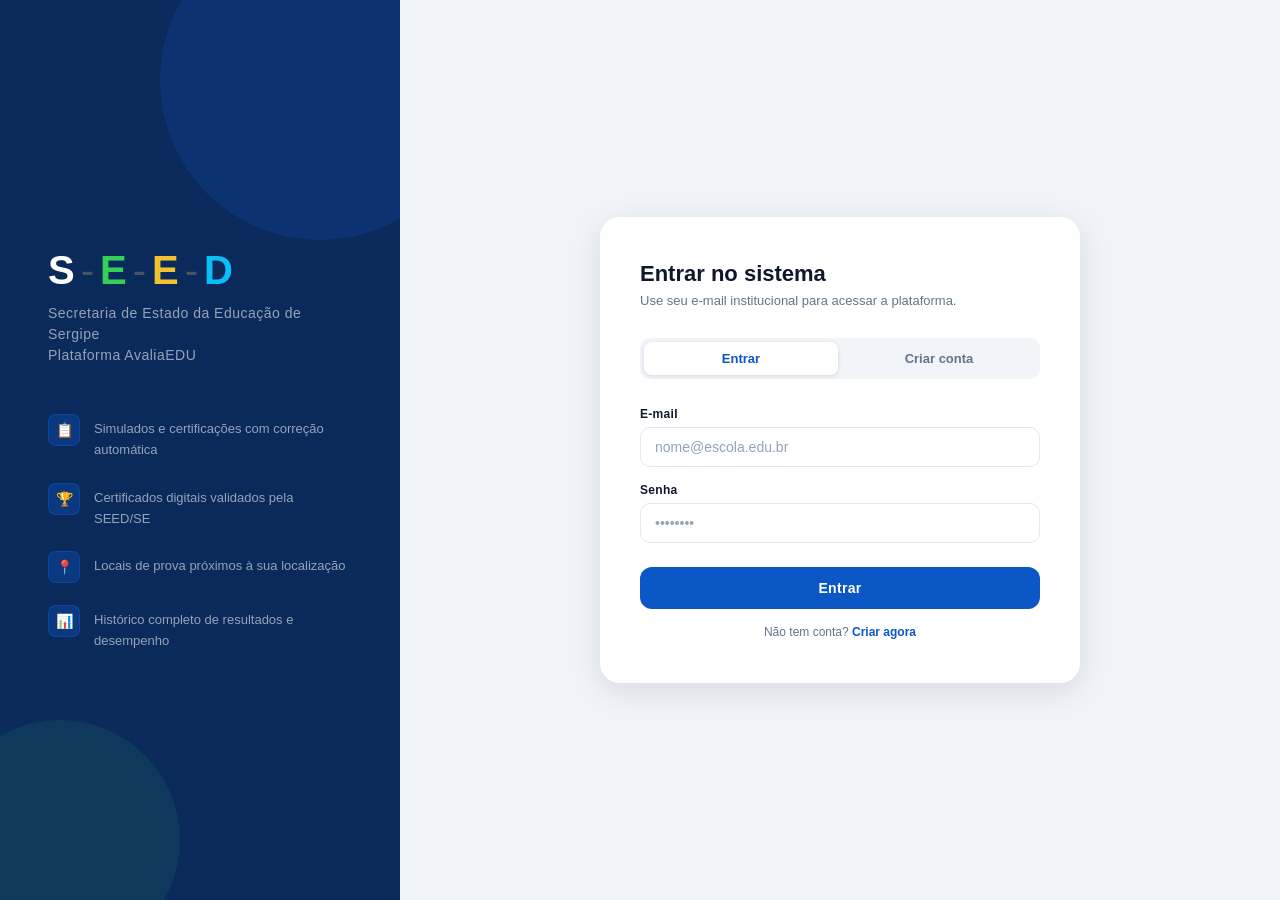
<file: squad32-seed/frontend/auth.html>
<!DOCTYPE html>
<html lang="pt-br">
<head>
  <meta charset="UTF-8">
  <meta name="viewport" content="width=device-width, initial-scale=1.0">
  <title>Entrar — AvaliaEDU</title>
  <link rel="stylesheet" href="css/auth.css">
</head>
<body>

  <!-- ── Painel esquerdo: identidade visual SEED ── -->
  <div class="login-left">
    <div class="brand">
      <div class="brand-logo">
        <span class="brand-s">S</span><span class="brand-sep">-</span>
        <span class="brand-e1">E</span><span class="brand-sep">-</span>
        <span class="brand-e2">E</span><span class="brand-sep">-</span>
        <span class="brand-d">D</span>
      </div>
      <p class="brand-title">
        Secretaria de Estado da Educação de Sergipe<br>
        Plataforma AvaliaEDU
      </p>
    </div>

    <div class="feature-list">
      <div class="feature-item">
        <div class="feature-icon">📋</div>
        <p>Simulados e certificações com correção automática</p>
      </div>
      <div class="feature-item">
        <div class="feature-icon">🏆</div>
        <p>Certificados digitais validados pela SEED/SE</p>
      </div>
      <div class="feature-item">
        <div class="feature-icon">📍</div>
        <p>Locais de prova próximos à sua localização</p>
      </div>
      <div class="feature-item">
        <div class="feature-icon">📊</div>
        <p>Histórico completo de resultados e desempenho</p>
      </div>
    </div>
  </div>

  <!-- ── Painel direito: formulário ── -->
  <div class="login-right">
    <div class="login-card">
      <h1 class="card-title">Entrar no sistema</h1>
      <p class="card-subtitle">Use seu e-mail institucional para acessar a plataforma.</p>

      <!-- Alerta de erro / sucesso -->
      <div class="alert-box" id="alert-box"></div>

      <!-- Abas -->
      <div class="tabs">
        <button class="tab-btn active" onclick="trocarAba('entrar')">Entrar</button>
        <button class="tab-btn" onclick="trocarAba('criar')">Criar conta</button>
      </div>

      <!-- ── ABA: ENTRAR ── -->
      <div class="form-panel active" id="panel-entrar">
        <div class="form-group">
          <label class="form-label" for="login-email">E-mail</label>
          <input class="form-input" type="email" id="login-email"
            placeholder="nome@escola.edu.br" autocomplete="email">
        </div>

        <div class="form-group">
          <label class="form-label" for="login-senha">Senha</label>
          <input class="form-input" type="password" id="login-senha"
            placeholder="••••••••" autocomplete="current-password">
        </div>

        <button class="btn-submit" id="btn-entrar" onclick="fazerLogin()">
          Entrar
        </button>

        <p class="link-text">
          Não tem conta?
          <a href="#" onclick="trocarAba('criar'); return false;">Criar agora</a>
        </p>
      </div>

      <!-- ── ABA: CRIAR CONTA ── -->
      <div class="form-panel" id="panel-criar">
        <div class="form-group">
          <label class="form-label" for="reg-nome">Nome completo</label>
          <input class="form-input" type="text" id="reg-nome"
            placeholder="Seu nome completo" autocomplete="name">
        </div>

        <div class="form-group">
          <label class="form-label" for="reg-email">E-mail</label>
          <input class="form-input" type="email" id="reg-email"
            placeholder="nome@escola.edu.br" autocomplete="email">
        </div>

        <div class="form-row">
          <div class="form-group">
            <label class="form-label" for="reg-senha">Senha</label>
            <input class="form-input" type="password" id="reg-senha"
              placeholder="Mínimo 8 caracteres" autocomplete="new-password">
          </div>
          <div class="form-group">
            <label class="form-label" for="reg-confirmar-senha">Confirmar senha</label>
            <input class="form-input" type="password" id="reg-confirmar-senha"
              placeholder="Repita a senha" autocomplete="new-password">
          </div>
        </div>

        <div class="form-group">
          <label class="form-label" for="reg-perfil">Perfil</label>
          <select class="form-select" id="reg-perfil" onchange="toggleCamposAluno()">
            <option value="ALUNO">Aluno</option>
            <option value="ADMIN">Administrador</option>
          </select>
        </div>

        <!-- Campos exclusivos para ALUNO -->
        <div id="campos-aluno">
          <div class="form-row">
            <div class="form-group">
              <label class="form-label" for="reg-nivel">Nível de ensino</label>
              <select class="form-select" id="reg-nivel">
                <option value="FUNDAMENTAL_I">Fundamental I</option>
                <option value="FUNDAMENTAL_II">Fundamental II</option>
                <option value="MEDIO" selected>Médio</option>
                <option value="ENEM">ENEM</option>
                <option value="EJA">EJA</option>
              </select>
            </div>
            <div class="form-group">
              <label class="form-label" for="reg-serie">Série</label>
              <input class="form-input" type="text" id="reg-serie"
                placeholder="Ex: 9º Ano">
            </div>
          </div>
        </div>

        <!-- Campo exclusivo para ADMIN -->
        <div class="form-group campo-oculto" id="campo-admin-token">
          <label class="form-label" for="reg-admin-token">Chave de administrador</label>
          <input class="form-input" type="password" id="reg-admin-token"
            placeholder="Token secreto fornecido pela SEED">
          <p class="form-hint">Necessário para criar um perfil de administrador.</p>
        </div>

        <button class="btn-submit" id="btn-criar" onclick="criarConta()">
          Criar conta
        </button>

        <p class="link-text">
          Já tenho conta.
          <a href="#" onclick="trocarAba('entrar'); return false;">Entrar</a>
        </p>
      </div>

    </div>
  </div>

  <script src="js/auth.js"></script>
</body>
</html>
</file>
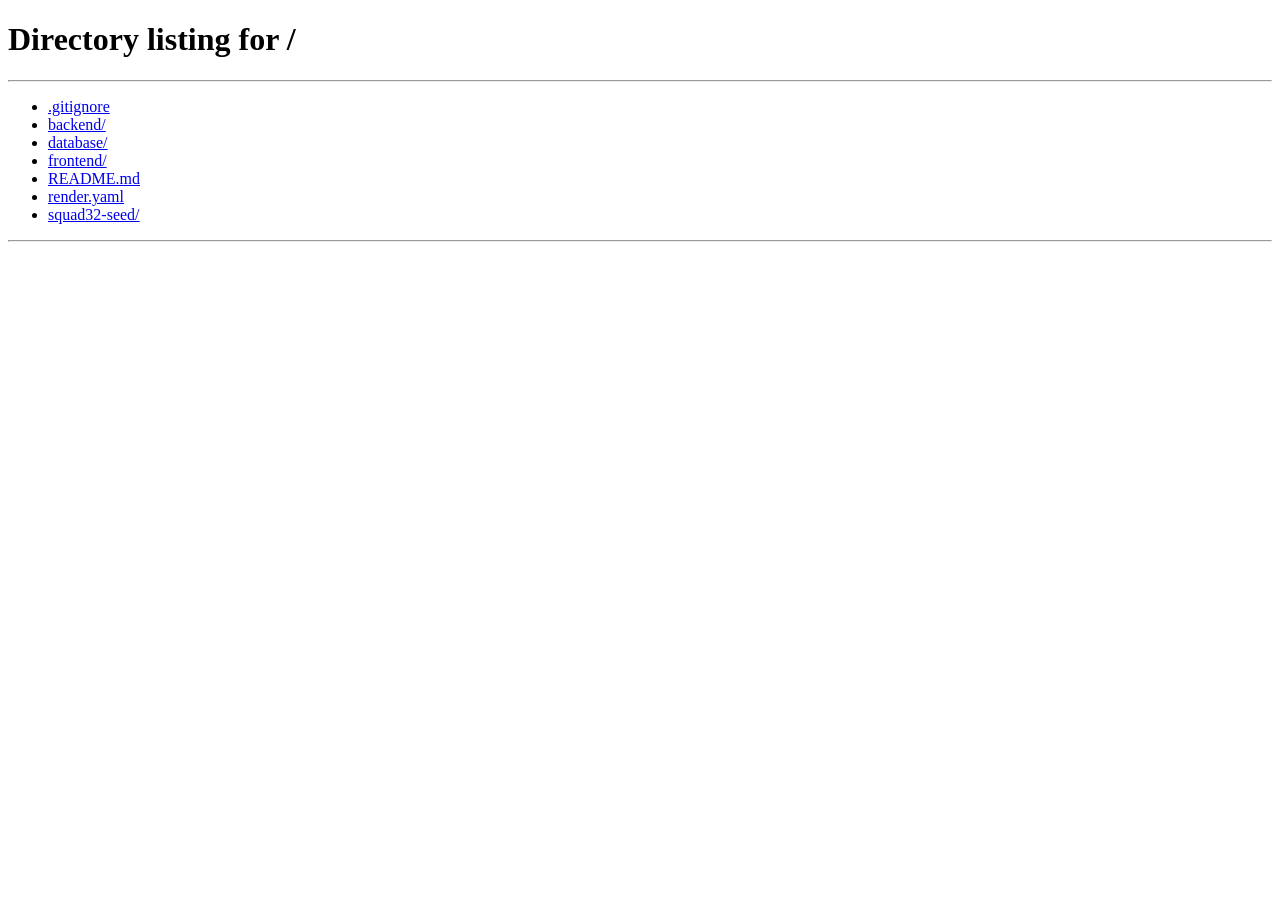
<file: squad32-seed/frontend/dashboard-admin.html>
<!DOCTYPE html>
<html lang="pt-br">
<head>
  <meta charset="UTF-8">
  <meta name="viewport" content="width=device-width, initial-scale=1.0">
  <title>Painel Gestão — AvaliaEdu</title>
  <link rel="stylesheet" href="css/global.css">
  <link rel="stylesheet" href="css/admin.css">
</head>
<body>

<div class="dashboard-layout">

  <!-- ═══════════════════════════════════════
       SIDEBAR
  ═══════════════════════════════════════ -->
  <aside class="sidebar">
    <div class="sidebar-logo">
      <a href="#" class="sidebar-logo-name">
        <span class="logo-avalia">Avalia</span><span class="logo-edu">Edu</span>
      </a>
      <span class="sidebar-role">Painel Gestão</span>
    </div>

    <nav class="sidebar-nav">
      <ul>
        <li>
          <a href="#" data-section="dashboard" class="nav-link active">
            <svg class="nav-icon" viewBox="0 0 20 20" fill="currentColor">
              <path d="M3 4a1 1 0 011-1h4a1 1 0 011 1v4a1 1 0 01-1 1H4a1 1 0 01-1-1V4zm0 8a1 1 0 011-1h4a1 1 0 011 1v4a1 1 0 01-1 1H4a1 1 0 01-1-1v-4zm8-8a1 1 0 011-1h4a1 1 0 011 1v4a1 1 0 01-1 1h-4a1 1 0 01-1-1V4zm0 8a1 1 0 011-1h4a1 1 0 011 1v4a1 1 0 01-1 1h-4a1 1 0 01-1-1v-4z"/>
            </svg>
            <span>Dashboard</span>
          </a>
        </li>
        <li>
          <a href="#" data-section="provas" class="nav-link">
            <svg class="nav-icon" viewBox="0 0 20 20" fill="currentColor">
              <path d="M9 2a1 1 0 000 2h2a1 1 0 100-2H9z"/><path fill-rule="evenodd" d="M4 5a2 2 0 012-2 3 3 0 003 3h2a3 3 0 003-3 2 2 0 012 2v11a2 2 0 01-2 2H6a2 2 0 01-2-2V5zm3 4a1 1 0 000 2h.01a1 1 0 100-2H7zm3 0a1 1 0 000 2h3a1 1 0 100-2h-3zm-3 4a1 1 0 100 2h.01a1 1 0 100-2H7zm3 0a1 1 0 100 2h3a1 1 0 100-2h-3z" clip-rule="evenodd"/>
            </svg>
            <span>Provas</span>
          </a>
        </li>
        <li>
          <a href="#" data-section="usuarios" class="nav-link">
            <svg class="nav-icon" viewBox="0 0 20 20" fill="currentColor">
              <path d="M9 6a3 3 0 11-6 0 3 3 0 016 0zM17 6a3 3 0 11-6 0 3 3 0 016 0zM12.93 17c.046-.327.07-.66.07-1a6.97 6.97 0 00-1.5-4.33A5 5 0 0119 16v1h-6.07zM6 11a5 5 0 015 5v1H1v-1a5 5 0 015-5z"/>
            </svg>
            <span>Usuários</span>
          </a>
        </li>
        <li>
          <a href="#" data-section="locais" class="nav-link">
            <svg class="nav-icon" viewBox="0 0 20 20" fill="currentColor">
              <path fill-rule="evenodd" d="M5.05 4.05a7 7 0 119.9 9.9L10 18.9l-4.95-4.95a7 7 0 010-9.9zM10 11a2 2 0 100-4 2 2 0 000 4z" clip-rule="evenodd"/>
            </svg>
            <span>Locais</span>
          </a>
        </li>
        <li>
          <a href="#" data-section="componentes" class="nav-link">
            <svg class="nav-icon" viewBox="0 0 20 20" fill="currentColor">
              <path d="M9 4.804A7.968 7.968 0 005.5 4c-1.255 0-2.443.29-3.5.804v10A7.969 7.969 0 015.5 14c1.669 0 3.218.51 4.5 1.385A7.962 7.962 0 0114.5 14c1.255 0 2.443.29 3.5.804v-10A7.968 7.968 0 0014.5 4c-1.255 0-2.443.29-3.5.804V12a1 1 0 11-2 0V4.804z"/>
            </svg>
            <span>Componentes</span>
          </a>
        </li>
        <li>
          <a href="#" data-section="modelos" class="nav-link">
            <svg class="nav-icon" viewBox="0 0 20 20" fill="currentColor">
              <path fill-rule="evenodd" d="M3 3a1 1 0 011-1h3a1 1 0 011 1v3a1 1 0 01-1 1H4a1 1 0 01-1-1V3zm9 0a1 1 0 011-1h3a1 1 0 011 1v3a1 1 0 01-1 1h-3a1 1 0 01-1-1V3zm-9 9a1 1 0 011-1h3a1 1 0 011 1v3a1 1 0 01-1 1H4a1 1 0 01-1-1v-3zm9 0a1 1 0 011-1h3a1 1 0 011 1v3a1 1 0 01-1 1h-3a1 1 0 01-1-1v-3z" clip-rule="evenodd"/>
            </svg>
            <span>Modelos de questão</span>
          </a>
        </li>
        <li>
          <a href="#" data-section="relatorios" class="nav-link">
            <svg class="nav-icon" viewBox="0 0 20 20" fill="currentColor">
              <path d="M2 11a1 1 0 011-1h2a1 1 0 011 1v5a1 1 0 01-1 1H3a1 1 0 01-1-1v-5zM8 7a1 1 0 011-1h2a1 1 0 011 1v9a1 1 0 01-1 1H9a1 1 0 01-1-1V7zM14 4a1 1 0 011-1h2a1 1 0 011 1v12a1 1 0 01-1 1h-2a1 1 0 01-1-1V4z"/>
            </svg>
            <span>Relatórios</span>
          </a>
        </li>
      </ul>
    </nav>

    <div class="sidebar-footer">
      <span class="sidebar-username" id="sidebar-username">Carregando...</span>
      <button class="btn-logout" id="btn-logout">Sair</button>
    </div>
  </aside>

  <!-- ═══════════════════════════════════════
       CONTEÚDO PRINCIPAL
  ═══════════════════════════════════════ -->
  <div class="dashboard-main">

    <!-- ─── SEÇÃO: DASHBOARD ─── -->
    <section id="section-dashboard" class="dash-section">
      <header class="page-header">
        <div class="page-header-left">
          <h1 class="page-title">Dashboard da gestão</h1>
          <p class="page-subtitle">Visão consolidada de provas, usuários e relatórios.</p>
        </div>
        <div class="page-header-actions">
          <button class="btn btn-primary btn-sm" onclick="irPara('provas'); abrirModalNovaProva()">Nova prova</button>
          <div class="user-avatar" id="user-avatar">?</div>
        </div>
      </header>

      <div class="page-content">
        <!-- Métricas -->
        <div class="metric-grid" id="dash-metrics">
          <div class="metric-card">
            <div class="metric-card-header">
              <span class="metric-label">Provas ativas</span>
              <span class="badge badge-publicada">Provas</span>
            </div>
            <div class="metric-value primary" id="dash-total-provas">—</div>
            <div class="metric-sub" id="dash-sub-provas">Carregando...</div>
          </div>
          <div class="metric-card">
            <div class="metric-card-header">
              <span class="metric-label">Usuários</span>
              <span class="badge badge-aluno">Base</span>
            </div>
            <div class="metric-value success" id="dash-total-usuarios">—</div>
            <div class="metric-sub" id="dash-sub-usuarios">Carregando...</div>
          </div>
          <div class="metric-card">
            <div class="metric-card-header">
              <span class="metric-label">Locais cadastrados</span>
              <span class="badge badge-simulado">Mapa</span>
            </div>
            <div class="metric-value cyan" id="dash-total-locais">—</div>
            <div class="metric-sub">Locais de prova</div>
          </div>
          <div class="metric-card">
            <div class="metric-card-header">
              <span class="metric-label">Tentativas</span>
              <span class="badge badge-certificacao">Geral</span>
            </div>
            <div class="metric-value ia" id="dash-total-tentativas">—</div>
            <div class="metric-sub">Realizadas na plataforma</div>
          </div>
        </div>

        <!-- Grid inferior -->
        <div class="two-col" style="gap:24px;">
          <!-- Provas recentes -->
          <div class="card">
            <div class="card-header">
              <div>
                <div class="card-title">Provas recentes</div>
                <div class="card-subtitle">Últimas provas criadas ou publicadas.</div>
              </div>
              <button class="btn btn-ghost btn-sm" onclick="irPara('provas')">Ver todas</button>
            </div>
            <div class="table-wrapper">
              <table>
                <thead>
                  <tr>
                    <th>Título</th>
                    <th>Tipo</th>
                    <th>Status</th>
                  </tr>
                </thead>
                <tbody id="dash-provas-recentes">
                  <tr><td colspan="3" class="table-empty">Carregando...</td></tr>
                </tbody>
              </table>
            </div>
          </div>

          <!-- Acesso rápido -->
          <div class="card">
            <div class="card-title" style="margin-bottom:16px;">Acesso rápido</div>
            <div style="display:flex; flex-direction:column; gap:10px;">
              <button class="btn btn-primary" onclick="irPara('provas'); abrirModalNovaProva()">+ Nova prova</button>
              <button class="btn btn-secondary" onclick="irPara('usuarios')">Gestão de usuários</button>
              <button class="btn btn-secondary" onclick="irPara('locais')">Locais de prova</button>
              <button class="btn btn-secondary" onclick="irPara('relatorios')">Relatórios e certificados</button>
            </div>
          </div>
        </div>
      </div>
    </section>

    <!-- ─── SEÇÃO: PROVAS ─── -->
    <section id="section-provas" class="dash-section hidden">
      <header class="page-header">
        <div class="page-header-left">
          <h1 class="page-title">Provas</h1>
          <p class="page-subtitle">Gerencie simulados e certificações da plataforma.</p>
        </div>
        <div class="page-header-actions">
          <button class="btn btn-primary" id="btn-nova-prova" onclick="abrirModalNovaProva()">+ Nova prova</button>
          <div class="user-avatar">?</div>
        </div>
      </header>

      <div class="page-content">
        <!-- Filtros -->
        <div class="filter-bar">
          <div class="input-search" style="flex:1; min-width:220px;">
            <span class="input-search-icon">🔍</span>
            <input class="form-input" type="search" id="provas-busca" placeholder="Buscar por título...">
          </div>
          <div class="form-select-wrap">
            <select class="form-select" id="provas-filtro-tipo" style="width:150px;">
              <option value="">Todos os tipos</option>
              <option value="SIMULADO">Simulado</option>
              <option value="CERTIFICACAO">Certificação</option>
            </select>
          </div>
          <div class="form-select-wrap">
            <select class="form-select" id="provas-filtro-status" style="width:150px;">
              <option value="">Todos os status</option>
              <option value="RASCUNHO">Rascunho</option>
              <option value="PUBLICADA">Publicada</option>
            </select>
          </div>
          <div class="form-select-wrap">
            <select class="form-select" id="provas-filtro-nivel" style="width:170px;">
              <option value="">Todos os níveis</option>
              <option value="FUNDAMENTAL_I">Fundamental I</option>
              <option value="FUNDAMENTAL_II">Fundamental II</option>
              <option value="MEDIO">Médio</option>
              <option value="ENEM">ENEM</option>
              <option value="EJA">EJA</option>
            </select>
          </div>
        </div>

        <!-- Tabela -->
        <div class="card" style="padding:0;">
          <div class="table-wrapper">
            <table>
              <thead>
                <tr>
                  <th>Título</th>
                  <th>Nível / Série</th>
                  <th>Tipo</th>
                  <th>Questões</th>
                  <th>Início</th>
                  <th>Status</th>
                  <th>Ações</th>
                </tr>
              </thead>
              <tbody id="provas-tbody">
                <tr><td colspan="7" class="table-empty">Carregando provas...</td></tr>
              </tbody>
            </table>
          </div>
          <div class="pagination" id="provas-pagination"></div>
        </div>
      </div>
    </section>

    <!-- ─── SEÇÃO: QUESTÕES (subseção de provas) ─── -->
    <section id="section-questoes" class="dash-section hidden">
      <header class="page-header">
        <div class="page-header-left">
          <button class="btn btn-ghost btn-sm" onclick="irPara('provas')" style="margin-bottom:4px;">← Voltar às provas</button>
          <h1 class="page-title" id="questoes-prova-titulo">Questões</h1>
          <p class="page-subtitle" id="questoes-prova-sub">Gerencie as questões desta prova.</p>
        </div>
        <div class="page-header-actions">
          <button class="btn btn-secondary" onclick="abrirModalGerarQuestoes()">Gerar automaticamente</button>
          <button class="btn btn-primary" onclick="abrirModalNovaQuestao()">+ Adicionar questão</button>
          <div class="user-avatar">?</div>
        </div>
      </header>

      <div class="page-content">
        <div id="questoes-lista" style="display:flex; flex-direction:column; gap:16px;">
          <div class="table-empty">Carregando questões...</div>
        </div>
      </div>
    </section>

    <!-- ─── SEÇÃO: USUÁRIOS ─── -->
    <section id="section-usuarios" class="dash-section hidden">
      <header class="page-header">
        <div class="page-header-left">
          <h1 class="page-title">Gestão de usuários</h1>
          <p class="page-subtitle">Cadastro, filtros e ações para alunos e administradores.</p>
        </div>
        <div class="page-header-actions">
          <button class="btn btn-secondary" onclick="abrirModalImportar()">⬆ Importar CSV / Excel</button>
          <button class="btn btn-primary" onclick="abrirModalNovoUsuario()">+ Cadastrar usuário</button>
          <div class="user-avatar">?</div>
        </div>
      </header>

      <div class="page-content">
        <!-- Filtros -->
        <div class="filter-bar">
          <div class="input-search" style="flex:1; min-width:220px;">
            <span class="input-search-icon">🔍</span>
            <input class="form-input" type="search" id="usuarios-busca" placeholder="Nome ou e-mail...">
          </div>
          <div class="form-select-wrap">
            <select class="form-select" id="usuarios-filtro-perfil" style="width:140px;">
              <option value="">Todos os perfis</option>
              <option value="ADMIN">Admin</option>
              <option value="ALUNO">Aluno</option>
            </select>
          </div>
          <div class="form-select-wrap">
            <select class="form-select" id="usuarios-filtro-status" style="width:140px;">
              <option value="">Todos os status</option>
              <option value="ATIVO">Ativos</option>
              <option value="BLOQUEADO">Bloqueados</option>
            </select>
          </div>
        </div>

        <!-- Tabela -->
        <div class="card" style="padding:0;">
          <div class="table-wrapper">
            <table>
              <thead>
                <tr>
                  <th>Nome</th>
                  <th>E-mail</th>
                  <th>Perfil</th>
                  <th>Nível</th>
                  <th>Status</th>
                  <th>Cadastro</th>
                  <th>Ações</th>
                </tr>
              </thead>
              <tbody id="usuarios-tbody">
                <tr><td colspan="7" class="table-empty">Carregando usuários...</td></tr>
              </tbody>
            </table>
          </div>
          <div class="pagination" id="usuarios-pagination"></div>
        </div>
      </div>
    </section>

    <!-- ─── SEÇÃO: LOCAIS ─── -->
    <section id="section-locais" class="dash-section hidden">
      <header class="page-header">
        <div class="page-header-left">
          <h1 class="page-title">Locais de prova</h1>
          <p class="page-subtitle">Espaços físicos cadastrados para realização de provas presenciais.</p>
        </div>
        <div class="page-header-actions">
          <button class="btn btn-primary" onclick="abrirModalNovoLocal()">+ Cadastrar local</button>
          <div class="user-avatar">?</div>
        </div>
      </header>

      <div class="page-content">
        <div class="filter-bar">
          <div class="input-search" style="flex:1; min-width:220px;">
            <span class="input-search-icon">🔍</span>
            <input class="form-input" type="search" id="locais-busca" placeholder="Buscar por nome ou cidade...">
          </div>
        </div>

        <div class="card" style="padding:0;">
          <div class="table-wrapper">
            <table>
              <thead>
                <tr>
                  <th>Nome</th>
                  <th>Cidade / Estado</th>
                  <th>Endereço</th>
                  <th>Capacidade</th>
                  <th>Vagas</th>
                  <th>Ações</th>
                </tr>
              </thead>
              <tbody id="locais-tbody">
                <tr><td colspan="6" class="table-empty">Carregando locais...</td></tr>
              </tbody>
            </table>
          </div>
        </div>
      </div>
    </section>

    <!-- ─── SEÇÃO: COMPONENTES CURRICULARES (US36-37) ─── -->
    <section id="section-componentes" class="dash-section hidden">
      <header class="page-header">
        <div class="page-header-left">
          <h1 class="page-title">Componentes curriculares</h1>
          <p class="page-subtitle">Disciplinas vinculadas às provas e questões do sistema.</p>
        </div>
        <div class="page-header-actions">
          <button class="btn btn-primary" onclick="abrirModalNovoComponente()">+ Novo componente</button>
          <div class="user-avatar">?</div>
        </div>
      </header>

      <div class="page-content">
        <div class="filter-bar">
          <div class="input-search" style="flex:1; min-width:220px;">
            <span class="input-search-icon">🔍</span>
            <input class="form-input" type="search" id="comp-busca"
              placeholder="Buscar por nome, código ou nível...">
          </div>
        </div>

        <div class="card" style="padding:0;">
          <div class="table-wrapper">
            <table>
              <thead>
                <tr>
                  <th>Nome</th>
                  <th>Código</th>
                  <th>Nível</th>
                  <th>Série</th>
                  <th>Descrição</th>
                  <th>Ações</th>
                </tr>
              </thead>
              <tbody id="comp-tbody">
                <tr><td colspan="6" class="table-empty">Carregando componentes...</td></tr>
              </tbody>
            </table>
          </div>
        </div>
      </div>
    </section>

    <!-- ─── SEÇÃO: MODELOS DE QUESTÃO (US11) ─── -->
    <section id="section-modelos" class="dash-section hidden">
      <header class="page-header">
        <div class="page-header-left">
          <h1 class="page-title">Modelos de questão</h1>
          <p class="page-subtitle">Banco de templates usado na geração automática de questões (US11).</p>
        </div>
        <div class="page-header-actions">
          <button class="btn btn-primary" onclick="abrirModalNovoModelo()">+ Novo modelo</button>
          <div class="user-avatar">?</div>
        </div>
      </header>

      <div class="page-content">
        <div class="filter-bar">
          <div class="form-select-wrap">
            <select class="form-select" id="modelos-filtro-nivel" style="width:160px;" onchange="carregarModelos()">
              <option value="">Todos os níveis</option>
              <option value="FUNDAMENTAL_I">Fundamental I</option>
              <option value="FUNDAMENTAL_II">Fundamental II</option>
              <option value="MEDIO">Médio</option>
              <option value="ENEM">ENEM</option>
              <option value="EJA">EJA</option>
            </select>
          </div>
          <div class="form-select-wrap">
            <select class="form-select" id="modelos-filtro-dificuldade" style="width:160px;" onchange="carregarModelos()">
              <option value="">Todas as dificuldades</option>
              <option value="FACIL">Fácil</option>
              <option value="MEDIO">Médio</option>
              <option value="DIFICIL">Difícil</option>
            </select>
          </div>
          <div class="form-select-wrap">
            <select class="form-select" id="modelos-filtro-componente" style="width:200px;" onchange="carregarModelos()">
              <option value="">Todos os componentes</option>
            </select>
          </div>
        </div>

        <div class="card" style="padding:0;">
          <div class="table-wrapper">
            <table>
              <thead>
                <tr>
                  <th>Modelo</th>
                  <th>Nível</th>
                  <th>Dificuldade</th>
                  <th>Componente</th>
                  <th>Variáveis</th>
                  <th>Ações</th>
                </tr>
              </thead>
              <tbody id="modelos-tbody">
                <tr><td colspan="6" class="table-empty">Carregando modelos...</td></tr>
              </tbody>
            </table>
          </div>
        </div>
      </div>
    </section>

    <!-- Input oculto compartilhado para upload de imagem de modelo (US11) -->
    <input type="file" id="modelo-imagem-input" accept="image/png,image/jpeg,image/webp" hidden
      onchange="_uploadImagemSelecionada(event)">

    <!-- ─── SEÇÃO: RELATÓRIOS ─── -->
    <section id="section-relatorios" class="dash-section hidden">
      <header class="page-header">
        <div class="page-header-left">
          <h1 class="page-title">Relatórios</h1>
          <p class="page-subtitle">Desempenho por nível, detalhes por prova e exportação de dados.</p>
        </div>
      </header>

      <div class="page-content">

        <!-- ── Painel de filtros ── -->
        <div class="card" style="margin-bottom:20px;">
          <div class="card-title" style="margin-bottom:14px;">Filtros do relatório</div>
          <div style="display:grid; grid-template-columns:1fr 1fr 1fr 1fr; gap:12px; align-items:end;">
            <div class="form-group" style="margin:0;">
              <label class="form-label">Data início</label>
              <input class="form-input" type="date" id="rel-data-inicio">
            </div>
            <div class="form-group" style="margin:0;">
              <label class="form-label">Data fim</label>
              <input class="form-input" type="date" id="rel-data-fim">
            </div>
            <div class="form-group" style="margin:0;">
              <label class="form-label">Nível</label>
              <select class="form-select" id="rel-filtro-nivel">
                <option value="">Todos os níveis</option>
                <option value="FUNDAMENTAL_I">Fundamental I</option>
                <option value="FUNDAMENTAL_II">Fundamental II</option>
                <option value="MEDIO">Médio</option>
                <option value="ENEM">ENEM</option>
                <option value="EJA">EJA</option>
              </select>
            </div>
            <div class="form-group" style="margin:0;">
              <label class="form-label">Série</label>
              <input class="form-input" type="text" id="rel-filtro-serie" placeholder="Ex: 9º Ano">
            </div>
          </div>
          <div style="display:flex; justify-content:flex-end; gap:8px; margin-top:14px;">
            <button class="btn btn-ghost btn-sm" onclick="limparFiltrosRelatorio()">Limpar</button>
            <button class="btn btn-primary btn-sm" id="btn-aplicar-filtros" onclick="aplicarFiltrosRelatorio()">
              Aplicar filtros
            </button>
          </div>
        </div>

        <!-- ── Métricas gerais ── -->
        <div class="metric-grid" style="grid-template-columns:repeat(4,1fr); margin-bottom:20px;">
          <div class="metric-card">
            <div class="metric-card-header">
              <span class="metric-label">Tentativas</span>
              <span class="badge badge-publicada">Total</span>
            </div>
            <div class="metric-value primary" id="rel-total-tentativas">—</div>
            <div class="metric-sub" id="rel-sub-aprovados">—</div>
          </div>
          <div class="metric-card">
            <div class="metric-card-header">
              <span class="metric-label">Taxa de aprovação</span>
              <span class="badge badge-simulado">Geral</span>
            </div>
            <div class="metric-value ia" id="rel-taxa-aprovacao">—</div>
            <div class="metric-sub">Aprovados / Total</div>
          </div>
          <div class="metric-card">
            <div class="metric-card-header">
              <span class="metric-label">Média geral</span>
              <span class="badge badge-simulado">Notas</span>
            </div>
            <div class="metric-value primary" id="rel-media">—</div>
            <div class="metric-sub">Rede estadual</div>
          </div>
          <div class="metric-card">
            <div class="metric-card-header">
              <span class="metric-label">Certificados</span>
              <span class="badge badge-certificacao">Emitidos</span>
            </div>
            <div class="metric-value success" id="rel-certificados">—</div>
            <div class="metric-sub">Validação pública ativa</div>
          </div>
        </div>

        <!-- ── Desempenho por nível + por série ── -->
        <div class="two-col" style="margin-bottom:20px;">
          <div class="card" style="padding:0;">
            <div style="padding:16px 20px; border-bottom:1px solid var(--c-border);">
              <div class="card-title">Desempenho por nível</div>
            </div>
            <div id="rel-desempenho-lista">
              <div class="table-empty">Carregando...</div>
            </div>
          </div>
          <div class="card" style="padding:0;">
            <div style="padding:16px 20px; border-bottom:1px solid var(--c-border);">
              <div class="card-title">Desempenho por série</div>
            </div>
            <div id="rel-desempenho-serie">
              <div class="table-empty">Carregando...</div>
            </div>
          </div>
        </div>

        <!-- ── Detalhes por prova ── -->
        <div class="card" style="padding:0; margin-bottom:20px;">
          <div style="padding:16px 20px; border-bottom:1px solid var(--c-border); display:flex; align-items:center; justify-content:space-between;">
            <div class="card-title">Desempenho por prova</div>
            <span class="badge badge-simulado" id="rel-total-provas-badge"></span>
          </div>
          <div class="table-wrapper">
            <table>
              <thead>
                <tr>
                  <th>Prova</th>
                  <th>Tipo</th>
                  <th>Nível</th>
                  <th>Tentativas</th>
                  <th>Média</th>
                  <th>Aprovação</th>
                </tr>
              </thead>
              <tbody id="rel-provas-tbody">
                <tr><td colspan="6" class="table-empty">Carregando...</td></tr>
              </tbody>
            </table>
          </div>
        </div>

        <!-- ── Exportação ── -->
        <div class="card">
          <div class="card-title" style="margin-bottom:4px;">Exportar dados</div>
          <div class="card-subtitle" style="margin-bottom:16px;">
            Os filtros aplicados acima são usados na exportação.
          </div>
          <div style="display:flex; align-items:center; gap:12px; flex-wrap:wrap;">
            <div class="form-group" style="margin:0;">
              <label class="form-label">Formato</label>
              <select class="form-select" id="rel-formato-export" style="width:130px;">
                <option value="excel">Excel (.xlsx)</option>
                <option value="csv">CSV (.csv)</option>
              </select>
            </div>
            <div style="padding-top:20px;">
              <button class="btn btn-primary" id="btn-exportar" onclick="exportarRelatorio()">
                ⬇ Exportar relatório
              </button>
            </div>
          </div>
        </div>

      </div>
    </section>

  </div><!-- /dashboard-main -->
</div><!-- /dashboard-layout -->

<!-- ═══════════════════════════════════════
     MODAL: NOVA / EDITAR PROVA
═══════════════════════════════════════ -->
<div class="modal-overlay" id="modal-prova">
  <div class="modal modal-lg">
    <div class="modal-header">
      <h2 class="modal-title" id="modal-prova-titulo">Nova prova</h2>
      <button class="modal-close" data-close-modal="modal-prova">✕</button>
    </div>
    <div class="modal-body">
      <input type="hidden" id="prova-id">
      <div class="form-grid" style="grid-template-columns: 1fr 1fr;">
        <div class="form-group" style="grid-column: 1/-1;">
          <label class="form-label required" for="prova-titulo">Título</label>
          <input class="form-input" type="text" id="prova-titulo" placeholder="Ex: Simulado Diagnóstico — 9º Ano A" maxlength="255">
        </div>
        <div class="form-group" style="grid-column: 1/-1;">
          <label class="form-label" for="prova-descricao">Descrição</label>
          <textarea class="form-textarea" id="prova-descricao" placeholder="Contexto, objetivos ou orientações..." rows="3"></textarea>
        </div>
        <div class="form-group">
          <label class="form-label required" for="prova-nivel">Nível</label>
          <div class="form-select-wrap">
            <select class="form-select" id="prova-nivel">
              <option value="">Selecione o nível</option>
              <option value="FUNDAMENTAL_I">Fundamental I</option>
              <option value="FUNDAMENTAL_II">Fundamental II</option>
              <option value="MEDIO">Médio</option>
              <option value="ENEM">ENEM</option>
              <option value="EJA">EJA</option>
            </select>
          </div>
        </div>
        <div class="form-group">
          <label class="form-label required" for="prova-serie">Série</label>
          <input class="form-input" type="text" id="prova-serie" placeholder="Ex: 9º Ano">
        </div>
        <div class="form-group">
          <label class="form-label required" for="prova-tipo">Tipo</label>
          <div class="form-select-wrap">
            <select class="form-select" id="prova-tipo">
              <option value="">Selecione o tipo</option>
              <option value="SIMULADO">Simulado</option>
              <option value="CERTIFICACAO">Certificação</option>
            </select>
          </div>
        </div>
        <div class="form-group">
          <label class="form-label" for="prova-nota-minima">Nota mínima</label>
          <input class="form-input" type="number" id="prova-nota-minima" placeholder="6.0" min="0" max="10" step="0.1">
        </div>
        <div class="form-group">
          <label class="form-label" for="prova-tempo">Tempo limite (min)</label>
          <input class="form-input" type="number" id="prova-tempo" placeholder="Ex: 90" min="1">
        </div>
        <div class="form-group">
          <label class="form-label" for="prova-data-inicio">Data de início</label>
          <input class="form-input" type="datetime-local" id="prova-data-inicio">
        </div>
        <div class="form-group">
          <label class="form-label" for="prova-data-fim">Data de encerramento</label>
          <input class="form-input" type="datetime-local" id="prova-data-fim">
        </div>
        <div class="form-group">
          <label class="form-label" for="prova-inscricao-inicio">Abertura de inscrições</label>
          <input class="form-input" type="datetime-local" id="prova-inscricao-inicio">
        </div>
        <div class="form-group">
          <label class="form-label" for="prova-inscricao-fim">Encerramento de inscrições</label>
          <input class="form-input" type="datetime-local" id="prova-inscricao-fim">
        </div>
      </div>
    </div>
    <div class="modal-footer">
      <button class="btn btn-ghost" data-close-modal="modal-prova">Cancelar</button>
      <button class="btn btn-primary" id="btn-salvar-prova" onclick="salvarProva()">Salvar prova</button>
    </div>
  </div>
</div>

<!-- ═══════════════════════════════════════
     MODAL: NOVA / EDITAR QUESTÃO
═══════════════════════════════════════ -->
<div class="modal-overlay" id="modal-questao">
  <div class="modal modal-lg">
    <div class="modal-header">
      <h2 class="modal-title" id="modal-questao-titulo">Nova questão</h2>
      <button class="modal-close" data-close-modal="modal-questao">✕</button>
    </div>
    <div class="modal-body">
      <input type="hidden" id="questao-id">
      <input type="hidden" id="questao-prova-id">
      <div class="form-group" style="margin-bottom:20px;">
        <label class="form-label required" for="questao-enunciado">Enunciado</label>
        <textarea class="form-textarea" id="questao-enunciado" rows="4" placeholder="Digite o enunciado completo da questão..."></textarea>
      </div>
      <div style="display:grid; grid-template-columns:1fr 1fr; gap:16px; margin-bottom:20px;">
        <div class="form-group">
          <label class="form-label" for="questao-dificuldade">Dificuldade</label>
          <div class="form-select-wrap">
            <select class="form-select" id="questao-dificuldade">
              <option value="FACIL">Fácil</option>
              <option value="MEDIO" selected>Médio</option>
              <option value="DIFICIL">Difícil</option>
            </select>
          </div>
        </div>
        <div class="form-group">
          <label class="form-label required" for="questao-componente">Componente curricular</label>
          <div class="form-select-wrap">
            <select class="form-select" id="questao-componente">
              <option value="">Selecione o componente</option>
              <!-- Preenchido dinamicamente por carregarComponentesSelect() -->
            </select>
          </div>
        </div>
      </div>

      <div style="margin-bottom:8px; font-size:13px; font-weight:600; color:var(--c-text);">
        Alternativas <span style="font-weight:400; color:var(--c-text-muted);">(marque a correta)</span>
      </div>
      <div id="alternativas-container" style="display:flex; flex-direction:column; gap:10px;">
        <!-- Geradas dinamicamente por admin.js -->
      </div>
      <button class="btn btn-ghost btn-sm" id="btn-add-alt" onclick="adicionarAlternativa()" style="margin-top:12px;">+ Alternativa</button>
    </div>
    <div class="modal-footer">
      <button class="btn btn-ghost" data-close-modal="modal-questao">Cancelar</button>
      <button class="btn btn-primary" onclick="salvarQuestao()">Salvar questão</button>
    </div>
  </div>
</div>

<!-- ═══════════════════════════════════════
     MODAL: GERAR QUESTÕES AUTOMATICAMENTE (US11)
═══════════════════════════════════════ -->
<div class="modal-overlay" id="modal-gerar-questoes">
  <div class="modal">
    <div class="modal-header">
      <h2 class="modal-title">Gerar questões automaticamente</h2>
      <button class="modal-close" data-close-modal="modal-gerar-questoes">✕</button>
    </div>
    <div class="modal-body">
      <input type="hidden" id="gerar-prova-id">
      <p class="card-subtitle" style="margin-bottom:20px;">
        As questões são geradas a partir dos modelos cadastrados em
        <strong>Modelos de questão</strong>. O nível é herdado automaticamente da prova.
      </p>
      <div class="form-group" style="margin-bottom:20px;">
        <label class="form-label required" for="gerar-quantidade">Quantidade de questões</label>
        <input class="form-input" type="number" id="gerar-quantidade" min="1" value="10">
      </div>
      <div style="display:grid; grid-template-columns:1fr 1fr; gap:16px;">
        <div class="form-group">
          <label class="form-label" for="gerar-dificuldade">Dificuldade</label>
          <div class="form-select-wrap">
            <select class="form-select" id="gerar-dificuldade">
              <option value="">Qualquer dificuldade</option>
              <option value="FACIL">Fácil</option>
              <option value="MEDIO">Médio</option>
              <option value="DIFICIL">Difícil</option>
            </select>
          </div>
        </div>
        <div class="form-group">
          <label class="form-label" for="gerar-componente">Componente curricular</label>
          <div class="form-select-wrap">
            <select class="form-select" id="gerar-componente">
              <option value="">Qualquer componente</option>
              <!-- Preenchido dinamicamente por carregarComponentesSelect() -->
            </select>
          </div>
        </div>
      </div>
    </div>
    <div class="modal-footer">
      <button class="btn btn-ghost" data-close-modal="modal-gerar-questoes">Cancelar</button>
      <button class="btn btn-primary" onclick="gerarQuestoesAutomaticamente()">Gerar questões</button>
    </div>
  </div>
</div>

<!-- ═══════════════════════════════════════
     MODAL: NOVO USUÁRIO
═══════════════════════════════════════ -->
<div class="modal-overlay" id="modal-usuario">
  <div class="modal">
    <div class="modal-header">
      <h2 class="modal-title">Cadastrar usuário</h2>
      <button class="modal-close" data-close-modal="modal-usuario">✕</button>
    </div>
    <div class="modal-body">
      <div class="form-group" style="margin-bottom:16px;">
        <label class="form-label required" for="usu-nome">Nome completo</label>
        <input class="form-input" type="text" id="usu-nome" placeholder="Nome do usuário">
      </div>
      <div class="form-group" style="margin-bottom:16px;">
        <label class="form-label required" for="usu-email">E-mail</label>
        <input class="form-input" type="email" id="usu-email" placeholder="email@escola.edu.br">
      </div>
      <div class="form-group" style="margin-bottom:16px;">
        <label class="form-label required" for="usu-senha">Senha provisória</label>
        <input class="form-input" type="password" id="usu-senha" placeholder="Mínimo 8 caracteres">
      </div>
      <div class="form-group" style="margin-bottom:16px;">
        <label class="form-label required" for="usu-confirmar-senha">Confirmar senha</label>
        <input class="form-input" type="password" id="usu-confirmar-senha" placeholder="Repita a senha">
      </div>
      <div style="display:grid; grid-template-columns:1fr 1fr; gap:16px; margin-bottom:16px;">
        <div class="form-group">
          <label class="form-label required" for="usu-perfil">Perfil</label>
          <div class="form-select-wrap">
            <select class="form-select" id="usu-perfil" onchange="toggleCamposAluno()">
              <option value="ALUNO">Aluno</option>
              <option value="ADMIN">Administrador</option>
            </select>
          </div>
        </div>
        <div class="form-group" id="campo-nivel">
          <label class="form-label required" for="usu-nivel">Nível</label>
          <div class="form-select-wrap">
            <select class="form-select" id="usu-nivel">
              <option value="FUNDAMENTAL_I">Fundamental I</option>
              <option value="FUNDAMENTAL_II">Fundamental II</option>
              <option value="MEDIO">Médio</option>
              <option value="ENEM">ENEM</option>
              <option value="EJA">EJA</option>
            </select>
          </div>
        </div>
      </div>
      <div class="form-group" id="campo-serie">
        <label class="form-label" for="usu-serie">Série</label>
        <input class="form-input" type="text" id="usu-serie" placeholder="Ex: 9º Ano">
      </div>
      <div id="campo-admin-token" class="form-group hidden" style="margin-top:16px;">
        <label class="form-label required" for="usu-admin-token">Token de administrador</label>
        <input class="form-input" type="password" id="usu-admin-token" placeholder="Token secreto para cadastro de admin">
        <span class="form-hint">Necessário para registrar perfil ADMIN.</span>
      </div>
    </div>
    <div class="modal-footer">
      <button class="btn btn-ghost" data-close-modal="modal-usuario">Cancelar</button>
      <button class="btn btn-primary" onclick="salvarUsuario()">Cadastrar</button>
    </div>
  </div>
</div>

<!-- ═══════════════════════════════════════
     MODAL: IMPORTAR ALUNOS (US33)
═══════════════════════════════════════ -->
<div class="modal-overlay" id="modal-importar">
  <div class="modal modal-lg">
    <div class="modal-header">
      <h2 class="modal-title">Importar alunos — CSV / Excel</h2>
      <button class="modal-close" data-close-modal="modal-importar">✕</button>
    </div>
    <div class="modal-body">

      <!-- ── Fase 1: Seleção do arquivo ── -->
      <div id="importar-fase-upload">

        <!-- Dica de colunas + botão de modelo -->
        <div style="display:flex; align-items:center; justify-content:space-between; flex-wrap:wrap; gap:12px; padding:12px 16px; background:var(--c-surface-2,#f4f6fa); border-radius:8px; margin-bottom:16px;">
          <div style="font-size:13px; color:var(--c-text-muted);">
            Obrigatórias:&nbsp;
            <code style="background:var(--c-surface-3,#eef1f7); padding:2px 6px; border-radius:4px; font-size:12px;">nome</code>&nbsp;
            <code style="background:var(--c-surface-3,#eef1f7); padding:2px 6px; border-radius:4px; font-size:12px;">email</code>&nbsp;
            <code style="background:var(--c-surface-3,#eef1f7); padding:2px 6px; border-radius:4px; font-size:12px;">nivel</code>&nbsp;&nbsp;
            Opcional:&nbsp;
            <code style="background:var(--c-surface-3,#eef1f7); padding:2px 6px; border-radius:4px; font-size:12px;">serie</code>
          </div>
          <button class="btn btn-ghost btn-sm" onclick="baixarModeloImportacao()">⬇ Baixar modelo</button>
        </div>

        <!-- Área de drag-and-drop -->
        <div id="importar-drop-zone"
          style="border:2px dashed var(--c-border,#d1d5db); border-radius:12px; padding:40px 24px; text-align:center; cursor:pointer; transition:border-color .15s, background .15s;"
          onclick="document.getElementById('importar-arquivo-input').click()"
          ondragover="event.preventDefault(); this.style.borderColor='var(--c-primary,#3b82f6)'; this.style.background='var(--c-surface-2,#f4f6fa)';"
          ondragleave="this.style.borderColor='var(--c-border,#d1d5db)'; this.style.background='transparent';"
          ondrop="importarHandleDrop(event)">
          <div style="font-size:36px; margin-bottom:12px; pointer-events:none;">📂</div>
          <div style="font-size:15px; font-weight:600; color:var(--c-text); margin-bottom:4px; pointer-events:none;">Arraste o arquivo aqui</div>
          <div style="font-size:13px; color:var(--c-text-muted); pointer-events:none;">ou clique para selecionar</div>
          <div style="margin-top:8px; font-size:12px; color:var(--c-text-muted); pointer-events:none;">.csv ou .xlsx · máximo 5 MB</div>
        </div>
        <input type="file" id="importar-arquivo-input" accept=".csv,.xlsx,.xls" style="display:none;" onchange="importarArquivoSelecionado(this)">

        <!-- Preview do arquivo selecionado -->
        <div id="importar-arquivo-preview"
          style="display:none; margin-top:12px; padding:12px 16px; background:var(--c-surface-2,#f4f6fa); border-radius:8px; align-items:center; justify-content:space-between; gap:8px;">
          <div style="display:flex; align-items:center; gap:10px;">
            <span style="font-size:22px;">📄</span>
            <div>
              <div id="importar-preview-nome" style="font-size:13px; font-weight:600; color:var(--c-text);">—</div>
              <div id="importar-preview-tamanho" style="font-size:12px; color:var(--c-text-muted);">—</div>
            </div>
          </div>
          <button class="btn btn-ghost btn-sm" onclick="importarLimparArquivo()" title="Remover arquivo">✕</button>
        </div>
      </div>

      <!-- ── Fase 2: Resultado da importação ── -->
      <div id="importar-fase-resultado" style="display:none;">

        <!-- Cards de resumo -->
        <div class="metric-grid" style="grid-template-columns:repeat(4,1fr); margin-bottom:24px;" id="importar-resumo-cards"></div>

        <!-- Tabela de importados + senhas provisórias -->
        <div id="importar-bloco-importados" style="display:none; margin-bottom:16px;">
          <div style="display:flex; align-items:center; justify-content:space-between; margin-bottom:8px;">
            <span style="font-size:13px; font-weight:600; color:var(--c-success,#16a34a);">✓ Alunos importados com sucesso</span>
            <button class="btn btn-ghost btn-sm" onclick="importarCopiarSenhas()">Copiar senhas (TSV)</button>
          </div>
          <div class="table-wrapper">
            <table>
              <thead>
                <tr>
                  <th>Nome</th><th>E-mail</th><th>Nível</th><th>Série</th><th>Senha provisória</th>
                </tr>
              </thead>
              <tbody id="importar-importados-tbody"></tbody>
            </table>
          </div>
          <p style="font-size:12px; color:var(--c-text-muted); margin-top:8px;">
            ⚠ Guarde as senhas provisórias agora — não será possível recuperá-las depois.
          </p>
        </div>

        <!-- Duplicados (collapsible) -->
        <div id="importar-bloco-duplicados" style="display:none; margin-bottom:12px;">
          <details>
            <summary style="font-size:13px; font-weight:600; color:var(--c-warning,#d97706); cursor:pointer; padding:8px 0; list-style:none;">
              ⚠ Duplicados — e-mails já existentes no sistema (clique para expandir)
            </summary>
            <div class="table-wrapper" style="margin-top:8px;">
              <table>
                <thead><tr><th>Linha</th><th>E-mail</th><th>Motivo</th></tr></thead>
                <tbody id="importar-duplicados-tbody"></tbody>
              </table>
            </div>
          </details>
        </div>

        <!-- Erros (collapsible) -->
        <div id="importar-bloco-erros" style="display:none; margin-bottom:12px;">
          <details>
            <summary style="font-size:13px; font-weight:600; color:var(--c-danger,#dc2626); cursor:pointer; padding:8px 0; list-style:none;">
              ✕ Linhas com erro — verifique e corrija no arquivo (clique para expandir)
            </summary>
            <div class="table-wrapper" style="margin-top:8px;">
              <table>
                <thead><tr><th>Linha</th><th>Nome</th><th>E-mail</th><th>Problema(s)</th></tr></thead>
                <tbody id="importar-erros-tbody"></tbody>
              </table>
            </div>
          </details>
        </div>

      </div>
    </div><!-- /modal-body -->

    <div class="modal-footer" id="importar-modal-footer">
      <button class="btn btn-ghost" data-close-modal="modal-importar">Cancelar</button>
      <button class="btn btn-primary" id="btn-processar-importacao" onclick="processarImportacao()" disabled>
        Importar alunos
      </button>
    </div>
  </div>
</div>

<!-- ═══════════════════════════════════════
     MODAL: NOVO LOCAL
═══════════════════════════════════════ -->
<div class="modal-overlay" id="modal-local">
  <div class="modal modal-lg">
    <div class="modal-header">
      <h2 class="modal-title" id="modal-local-titulo">Cadastrar local</h2>
      <button class="modal-close" data-close-modal="modal-local">✕</button>
    </div>
    <div class="modal-body">
      <input type="hidden" id="local-id">
      <div class="form-grid" style="grid-template-columns:1fr 1fr;">
        <div class="form-group" style="grid-column:1/-1;">
          <label class="form-label required" for="local-nome">Nome do local</label>
          <input class="form-input" type="text" id="local-nome" placeholder="Ex: Escola Estadual Centro">
        </div>
        <div class="form-group" style="grid-column:1/-1;">
          <label class="form-label required" for="local-endereco">Endereço completo</label>
          <input class="form-input" type="text" id="local-endereco" placeholder="Rua, número, bairro">
        </div>
        <div class="form-group">
          <label class="form-label required" for="local-cidade">Cidade</label>
          <input class="form-input" type="text" id="local-cidade">
        </div>
        <div class="form-group">
          <label class="form-label required" for="local-estado">Estado (UF)</label>
          <input class="form-input" type="text" id="local-estado" maxlength="2" placeholder="SE" style="text-transform:uppercase;">
        </div>
        <div class="form-group">
          <label class="form-label" for="local-cep">CEP</label>
          <input class="form-input" type="text" id="local-cep" placeholder="00000-000" maxlength="9">
        </div>
        <div class="form-group">
          <label class="form-label" for="local-contato">Contato</label>
          <input class="form-input" type="text" id="local-contato" placeholder="Telefone ou e-mail">
        </div>
        <div class="form-group">
          <label class="form-label required" for="local-capacidade">Capacidade total</label>
          <input class="form-input" type="number" id="local-capacidade" placeholder="Ex: 200" min="1">
        </div>
        <div class="form-group">
          <label class="form-label required" for="local-vagas">Vagas disponíveis</label>
          <input class="form-input" type="number" id="local-vagas" placeholder="Ex: 200" min="0">
        </div>
        <div class="form-group">
          <label class="form-label required" for="local-lat">Latitude</label>
          <input class="form-input" type="number" id="local-lat" placeholder="-10.9167" step="any">
        </div>
        <div class="form-group">
          <label class="form-label required" for="local-lng">Longitude</label>
          <input class="form-input" type="number" id="local-lng" placeholder="-37.0500" step="any">
        </div>
      </div>
    </div>
    <div class="modal-footer">
      <button class="btn btn-ghost" data-close-modal="modal-local">Cancelar</button>
      <button class="btn btn-primary" onclick="salvarLocal()">Salvar local</button>
    </div>
  </div>
</div>

<!-- ═══════════════════════════════════════
     MODAL: CONFIRMAR EXCLUSÃO
═══════════════════════════════════════ -->
<div class="modal-overlay" id="modal-confirmar">
  <div class="modal modal-sm">
    <div class="modal-header">
      <h2 class="modal-title" id="modal-confirmar-titulo">Confirmar exclusão</h2>
      <button class="modal-close" data-close-modal="modal-confirmar">✕</button>
    </div>
    <div class="modal-body">
      <p id="modal-confirmar-msg" style="font-size:14px; color:var(--c-text-muted); line-height:1.6;"></p>
    </div>
    <div class="modal-footer">
      <button class="btn btn-ghost" data-close-modal="modal-confirmar">Cancelar</button>
      <button class="btn btn-danger-solid" id="btn-confirmar-acao">Excluir</button>
    </div>
  </div>
</div>

<!-- ═══════════════════════════════════════
     MODAL: NOVO / EDITAR COMPONENTE (US36)
═══════════════════════════════════════ -->
<div class="modal-overlay" id="modal-componente">
  <div class="modal modal-lg">
    <div class="modal-header">
      <h2 class="modal-title" id="modal-comp-titulo">Novo componente curricular</h2>
      <button class="modal-close" data-close-modal="modal-componente">✕</button>
    </div>
    <div class="modal-body">
      <input type="hidden" id="comp-id">
      <div class="form-grid" style="grid-template-columns:1fr 1fr;">
        <div class="form-group" style="grid-column:1/-1;">
          <label class="form-label required" for="comp-nome">Nome da disciplina</label>
          <input class="form-input" type="text" id="comp-nome"
            placeholder="Ex: Matemática, Língua Portuguesa, Ciências...">
        </div>
        <div class="form-group">
          <label class="form-label" for="comp-codigo">Código</label>
          <input class="form-input" type="text" id="comp-codigo"
            placeholder="Ex: MAT, PORT, CIEN" maxlength="20"
            style="text-transform:uppercase;">
        </div>
        <div class="form-group">
          <label class="form-label" for="comp-nivel">Nível</label>
          <div class="form-select-wrap">
            <select class="form-select" id="comp-nivel">
              <option value="">Todos os níveis</option>
              <option value="FUNDAMENTAL_I">Fundamental I</option>
              <option value="FUNDAMENTAL_II">Fundamental II</option>
              <option value="MEDIO">Médio</option>
              <option value="ENEM">ENEM</option>
              <option value="EJA">EJA</option>
            </select>
          </div>
        </div>
        <div class="form-group" style="grid-column:1/-1;">
          <label class="form-label" for="comp-serie">Série (opcional)</label>
          <input class="form-input" type="text" id="comp-serie"
            placeholder="Ex: 9º Ano, 3ª Série...">
        </div>
        <div class="form-group" style="grid-column:1/-1;">
          <label class="form-label" for="comp-descricao">Descrição</label>
          <textarea class="form-textarea" id="comp-descricao" rows="3"
            placeholder="Objetivos, ementa ou observações sobre o componente..."></textarea>
        </div>
      </div>
    </div>
    <div class="modal-footer">
      <button class="btn btn-ghost" data-close-modal="modal-componente">Cancelar</button>
      <button class="btn btn-primary" onclick="salvarComponente()">Salvar componente</button>
    </div>
  </div>
</div>

<!-- ═══════════════════════════════════════
     MODAL: NOVO MODELO DE QUESTÃO (US11)
═══════════════════════════════════════ -->
<div class="modal-overlay" id="modal-modelo">
  <div class="modal modal-lg">
    <div class="modal-header">
      <h2 class="modal-title">Novo modelo de questão</h2>
      <button class="modal-close" data-close-modal="modal-modelo">✕</button>
    </div>
    <div class="modal-body">
      <div class="form-group" style="margin-bottom:20px;">
        <label class="form-label required" for="modelo-texto">Enunciado (template)</label>
        <textarea class="form-textarea" id="modelo-texto" rows="3"
          placeholder="Ex: Quanto é {a} + {b}? (use {a+b} no gabarito para calcular automaticamente)"></textarea>
      </div>
      <div style="display:grid; grid-template-columns:1fr 1fr 1fr; gap:16px; margin-bottom:20px;">
        <div class="form-group">
          <label class="form-label required" for="modelo-gabarito">Gabarito (correta)</label>
          <input class="form-input" type="text" id="modelo-gabarito" placeholder="Ex: {a+b}">
        </div>
        <div class="form-group">
          <label class="form-label" for="modelo-distrator-1">Distrator 1</label>
          <input class="form-input" type="text" id="modelo-distrator-1">
        </div>
        <div class="form-group">
          <label class="form-label" for="modelo-distrator-2">Distrator 2</label>
          <input class="form-input" type="text" id="modelo-distrator-2">
        </div>
      </div>
      <div style="display:grid; grid-template-columns:1fr 1fr 1fr; gap:16px; margin-bottom:20px;">
        <div class="form-group">
          <label class="form-label" for="modelo-distrator-3">Distrator 3</label>
          <input class="form-input" type="text" id="modelo-distrator-3">
        </div>
        <div class="form-group">
          <label class="form-label required" for="modelo-nivel">Nível</label>
          <div class="form-select-wrap">
            <select class="form-select" id="modelo-nivel">
              <option value="">Selecione</option>
              <option value="FUNDAMENTAL_I">Fundamental I</option>
              <option value="FUNDAMENTAL_II">Fundamental II</option>
              <option value="MEDIO">Médio</option>
              <option value="ENEM">ENEM</option>
              <option value="EJA">EJA</option>
            </select>
          </div>
        </div>
        <div class="form-group">
          <label class="form-label" for="modelo-dificuldade">Dificuldade</label>
          <div class="form-select-wrap">
            <select class="form-select" id="modelo-dificuldade">
              <option value="FACIL">Fácil</option>
              <option value="MEDIO" selected>Médio</option>
              <option value="DIFICIL">Difícil</option>
            </select>
          </div>
        </div>
      </div>
      <div style="display:grid; grid-template-columns:1fr 1fr; gap:16px; margin-bottom:20px;">
        <div class="form-group">
          <label class="form-label" for="modelo-serie">Série (opcional)</label>
          <input class="form-input" type="text" id="modelo-serie" placeholder="Ex: 9º Ano, 3ª Série...">
        </div>
        <div class="form-group">
          <label class="form-label" for="modelo-componente">Componente curricular</label>
          <div class="form-select-wrap">
            <select class="form-select" id="modelo-componente">
              <option value="">Nenhum (genérico)</option>
            </select>
          </div>
        </div>
      </div>
      <div class="form-group">
        <label class="form-label" for="modelo-variaveis">Variáveis (JSON opcional)</label>
        <textarea class="form-textarea" id="modelo-variaveis" rows="2"
          placeholder='Ex: {"a": [2, 3, 4], "b": [10, 20, 30]}'></textarea>
      </div>
    </div>
    <div class="modal-footer">
      <button class="btn btn-ghost" data-close-modal="modal-modelo">Cancelar</button>
      <button class="btn btn-primary" onclick="salvarModelo()">Salvar modelo</button>
    </div>
  </div>
</div>

<script src="js/global.js"></script>
<script src="js/admin.js"></script>
</body>
</html>
</file>
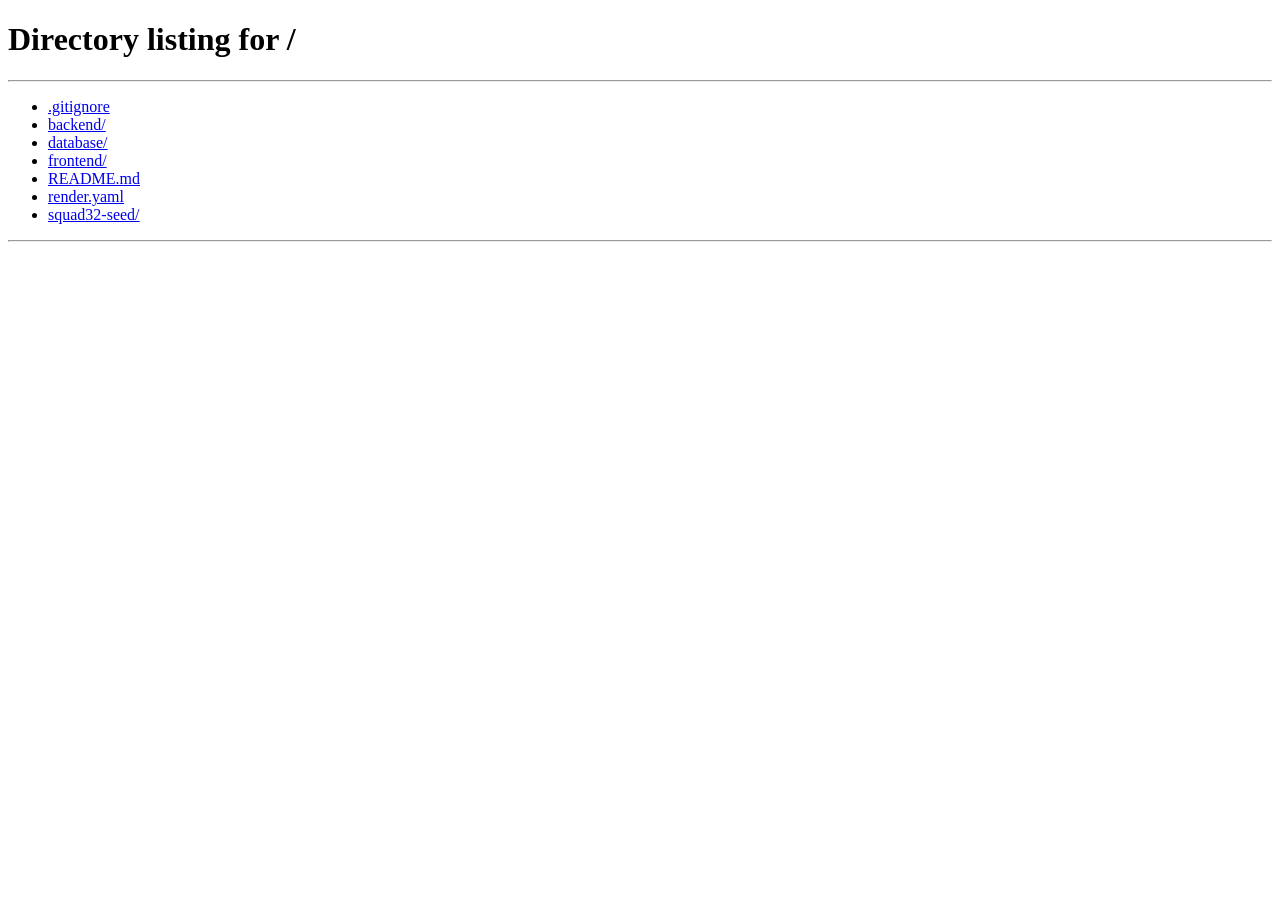
<file: squad32-seed/frontend/dashboard-aluno.html>
<!DOCTYPE html>
<html lang="pt-br">
<head>
  <meta charset="UTF-8">
  <meta name="viewport" content="width=device-width, initial-scale=1.0">
  <title>Painel Aluno — AvaliaEdu</title>
  <link rel="stylesheet" href="css/global.css">
  <link rel="stylesheet" href="css/aluno.css">
</head>
<body>

<div class="dashboard-layout">

  <!-- ═══════════════════════════════════════
       SIDEBAR
  ═══════════════════════════════════════ -->
  <aside class="sidebar">
    <div class="sidebar-logo">
      <a href="#" class="sidebar-logo-name">
        <span class="logo-avalia">Avalia</span><span class="logo-edu">Edu</span>
      </a>
      <span class="sidebar-role">Painel Aluno</span>
    </div>

    <nav class="sidebar-nav">
      <ul>
        <li>
          <a href="#" data-section="dashboard" class="nav-link active">
            <svg class="nav-icon" viewBox="0 0 20 20" fill="currentColor">
              <path d="M3 4a1 1 0 011-1h4a1 1 0 011 1v4a1 1 0 01-1 1H4a1 1 0 01-1-1V4zm0 8a1 1 0 011-1h4a1 1 0 011 1v4a1 1 0 01-1 1H4a1 1 0 01-1-1v-4zm8-8a1 1 0 011-1h4a1 1 0 011 1v4a1 1 0 01-1 1h-4a1 1 0 01-1-1V4zm0 8a1 1 0 011-1h4a1 1 0 011 1v4a1 1 0 01-1 1h-4a1 1 0 01-1-1v-4z"/>
            </svg>
            <span>Dashboard</span>
          </a>
        </li>
        <li>
          <a href="#" data-section="provas" class="nav-link">
            <svg class="nav-icon" viewBox="0 0 20 20" fill="currentColor">
              <path d="M9 2a1 1 0 000 2h2a1 1 0 100-2H9z"/>
              <path fill-rule="evenodd" d="M4 5a2 2 0 012-2 3 3 0 003 3h2a3 3 0 003-3 2 2 0 012 2v11a2 2 0 01-2 2H6a2 2 0 01-2-2V5zm3 4a1 1 0 000 2h.01a1 1 0 100-2H7zm3 0a1 1 0 000 2h3a1 1 0 100-2h-3zm-3 4a1 1 0 100 2h.01a1 1 0 100-2H7zm3 0a1 1 0 100 2h3a1 1 0 100-2h-3z" clip-rule="evenodd"/>
            </svg>
            <span>Provas</span>
          </a>
        </li>
        <li>
          <a href="#" data-section="certificados" class="nav-link">
            <svg class="nav-icon" viewBox="0 0 20 20" fill="currentColor">
              <path d="M10 12a2 2 0 100-4 2 2 0 000 4z"/>
              <path fill-rule="evenodd" d="M.458 10C1.732 5.943 5.522 3 10 3s8.268 2.943 9.542 7c-1.274 4.057-5.064 7-9.542 7S1.732 14.057.458 10zM14 10a4 4 0 11-8 0 4 4 0 018 0z" clip-rule="evenodd"/>
            </svg>
            <span>Certificados</span>
          </a>
        </li>
        <li>
          <a href="#" data-section="reservas" class="nav-link">
            <svg class="nav-icon" viewBox="0 0 20 20" fill="currentColor">
              <path fill-rule="evenodd" d="M5.05 4.05a7 7 0 119.9 9.9L10 18.9l-4.95-4.95a7 7 0 010-9.9zM10 11a2 2 0 100-4 2 2 0 000 4z" clip-rule="evenodd"/>
            </svg>
            <span>Minhas reservas</span>
          </a>
        </li>
        <li>
          <a href="#" data-section="minha-area" class="nav-link">
            <svg class="nav-icon" viewBox="0 0 20 20" fill="currentColor">
              <path fill-rule="evenodd" d="M10 9a3 3 0 100-6 3 3 0 000 6zm-7 9a7 7 0 1114 0H3z" clip-rule="evenodd"/>
            </svg>
            <span>Minha área</span>
          </a>
        </li>
      </ul>
    </nav>

    <div class="sidebar-footer">
      <!-- Toggle Modo EJA (US42) -->
      <button class="btn-eja-toggle" id="btn-eja-toggle" onclick="toggleModoEJA()"
        title="Ativar modo de acessibilidade EJA">
        <span id="eja-toggle-icon">♿</span>
        <span id="eja-toggle-label">Modo EJA</span>
      </button>
      <span class="sidebar-username" id="sidebar-username">Carregando...</span>
      <button class="btn-logout" id="btn-logout">Sair</button>
    </div>
  </aside>

  <!-- ═══════════════════════════════════════
       CONTEÚDO PRINCIPAL
  ═══════════════════════════════════════ -->
  <div class="dashboard-main">

    <!-- ────────────────────────────────────
         SEÇÃO: DASHBOARD
    ──────────────────────────────────── -->
    <section id="section-dashboard" class="dash-section">
      <header class="page-header">
        <div class="page-header-left">
          <h1 class="page-title">Dashboard</h1>
          <p class="page-subtitle">Acesso rápido a provas, notas e certificados.</p>
        </div>
        <div class="page-header-actions">
          <button class="btn btn-secondary btn-sm" onclick="irPara('minha-area')">Ver perfil</button>
          <div class="user-avatar" id="user-avatar">?</div>
        </div>
      </header>

      <div class="page-content">
        <!-- Métricas -->
        <div class="metric-grid">
          <div class="metric-card">
            <div class="metric-card-header">
              <span class="metric-label">Próxima prova</span>
              <span class="badge badge-simulado">Agenda</span>
            </div>
            <div class="metric-value primary" id="dash-proxima-data">—</div>
            <div class="metric-sub" id="dash-proxima-nome">Nenhuma agendada</div>
          </div>
          <div class="metric-card">
            <div class="metric-card-header">
              <span class="metric-label">Média atual</span>
              <span class="badge badge-aluno">Notas</span>
            </div>
            <div class="metric-value success" id="dash-media">—</div>
            <div class="metric-sub">Últimas provas realizadas</div>
          </div>
          <div class="metric-card">
            <div class="metric-card-header">
              <span class="metric-label">Certificados</span>
              <span class="badge badge-certificacao">Docs</span>
            </div>
            <div class="metric-value ia" id="dash-total-certs">—</div>
            <div class="metric-sub">Com validação pública</div>
          </div>
          <div class="metric-card">
            <div class="metric-card-header">
              <span class="metric-label">Provas disponíveis</span>
              <span class="badge badge-publicada">Agora</span>
            </div>
            <div class="metric-value cyan" id="dash-provas-disponiveis">—</div>
            <div class="metric-sub">Publicadas para você</div>
          </div>
        </div>

        <!-- Inferior: atividades + acesso rápido -->
        <div class="two-col">
          <div class="card">
            <div class="card-header">
              <div>
                <div class="card-title">Desempenho recente</div>
                <div class="card-subtitle">Resultados das suas últimas provas.</div>
              </div>
              <button class="btn btn-ghost btn-sm" onclick="irPara('provas')">Ver histórico</button>
            </div>
            <div class="table-wrapper">
              <table>
                <thead>
                  <tr>
                    <th>Prova</th>
                    <th>Data</th>
                    <th>Nota</th>
                    <th>Resultado</th>
                  </tr>
                </thead>
                <tbody id="dash-desempenho">
                  <tr><td colspan="4" class="table-empty">Carregando...</td></tr>
                </tbody>
              </table>
            </div>
          </div>

          <div class="card">
            <div class="card-title" style="margin-bottom:16px;">Acesso rápido</div>
            <div style="display:flex; flex-direction:column; gap:10px;">
              <button class="btn btn-primary" onclick="irPara('provas')">Realizar prova</button>
              <button class="btn btn-secondary" onclick="irPara('certificados')">Meus certificados</button>
              <button class="btn btn-secondary" onclick="irPara('minha-area')">Minha área e notas</button>
            </div>
          </div>
        </div>
      </div>
    </section>

    <!-- ────────────────────────────────────
         SEÇÃO: PROVAS DISPONÍVEIS
    ──────────────────────────────────── -->
    <section id="section-provas" class="dash-section hidden">
      <header class="page-header">
        <div class="page-header-left">
          <h1 class="page-title">Provas</h1>
          <p class="page-subtitle">Simulados e certificações disponíveis para você.</p>
        </div>
        <div class="page-header-actions">
          <div class="user-avatar">?</div>
        </div>
      </header>

      <div class="page-content">
        <!-- Filtros -->
        <div class="filter-bar">
          <div class="input-search" style="flex:1; min-width:200px;">
            <span class="input-search-icon">🔍</span>
            <input class="form-input" type="search" id="provas-aluno-busca" placeholder="Buscar por título...">
          </div>
          <div class="form-select-wrap">
            <select class="form-select" id="provas-aluno-tipo" style="width:150px;">
              <option value="">Todos os tipos</option>
              <option value="SIMULADO">Simulado</option>
              <option value="CERTIFICACAO">Certificação</option>
            </select>
          </div>
          <div class="form-select-wrap">
            <select class="form-select" id="provas-aluno-aba" style="width:170px;">
              <option value="disponiveis">Disponíveis</option>
              <option value="historico">Histórico</option>
            </select>
          </div>
        </div>

        <!-- Tabela provas disponíveis -->
        <div id="painel-disponiveis" class="card" style="padding:0;">
          <div class="table-wrapper">
            <table>
              <thead>
                <tr>
                  <th>Título</th>
                  <th>Nível / Série</th>
                  <th>Tipo</th>
                  <th>Tempo</th>
                  <th>Encerra em</th>
                  <th>Ação</th>
                </tr>
              </thead>
              <tbody id="provas-aluno-tbody">
                <tr><td colspan="6" class="table-empty">Carregando provas...</td></tr>
              </tbody>
            </table>
          </div>
        </div>

        <!-- Tabela histórico (oculta por padrão) -->
        <div id="painel-historico" class="card" style="padding:0; display:none;">
          <div class="table-wrapper">
            <table>
              <thead>
                <tr>
                  <th>Prova</th>
                  <th>Tipo</th>
                  <th>Data</th>
                  <th>Nota</th>
                  <th>Resultado</th>
                  <th>Ação</th>
                </tr>
              </thead>
              <tbody id="historico-tbody">
                <tr><td colspan="6" class="table-empty">Carregando histórico...</td></tr>
              </tbody>
            </table>
          </div>
        </div>
      </div>
    </section>

    <!-- ────────────────────────────────────
         SEÇÃO: REALIZAR PROVA (fluxo de exame)
    ──────────────────────────────────── -->
    <section id="section-realizar-prova" class="dash-section hidden">
      <header class="page-header">
        <div class="page-header-left">
          <button class="btn btn-ghost btn-sm" id="btn-voltar-provas"
            onclick="confirmarSairProva()" style="margin-bottom:4px;">← Voltar</button>
          <h1 class="page-title" id="exam-titulo">Realizando prova</h1>
          <p class="page-subtitle" id="exam-progresso">Questão 1 de —</p>
        </div>
        <div class="page-header-actions">
          <div class="exam-timer" id="exam-timer" title="Tempo restante">⏱ —:—</div>
          <button class="btn btn-danger btn-sm" onclick="confirmarFinalizarProva()">Finalizar prova</button>
        </div>
      </header>

      <div class="page-content">
        <div class="two-col" style="align-items:start;">
          <!-- Questão -->
          <div class="card" id="exam-questao-card">
            <div id="exam-questao-numero" style="font-size:12px; font-weight:600; color:var(--c-text-muted); margin-bottom:12px; text-transform:uppercase; letter-spacing:.5px;">Questão 1</div>
            <div id="exam-enunciado" style="font-size:15px; line-height:1.7; color:var(--c-text); margin-bottom:24px; font-weight:500;"></div>
            <div id="exam-imagem-wrap" style="display:none; margin-bottom:20px;">
              <img id="exam-imagem" src="" alt="Imagem da questão" style="max-width:100%; border-radius:8px; border:1px solid var(--c-border);">
            </div>

            <!-- Alternativas (objetiva) -->
            <div id="exam-alternativas" style="display:flex; flex-direction:column; gap:10px;"></div>

            <!-- Textarea (subjetiva) -->
            <div id="exam-subjetiva-wrap" style="display:none;">
              <label style="font-size:12px; font-weight:600; color:var(--c-text-muted); text-transform:uppercase; letter-spacing:.5px; display:block; margin-bottom:8px;">Resposta do aluno</label>
              <textarea class="form-textarea" id="exam-resposta-texto" rows="8"
                placeholder="Digite sua resposta aqui."></textarea>
            </div>

            <div class="alert-box" id="exam-alert" style="margin-top:16px; margin-bottom:0;"></div>

            <div style="display:flex; gap:12px; margin-top:24px; flex-wrap:wrap;">
              <button class="btn btn-ghost" id="btn-anterior" onclick="navegarQuestao(-1)">← Anterior</button>
              <button class="btn btn-secondary" onclick="salvarResposta()" id="btn-salvar-resp">Salvar resposta</button>
              <button class="btn btn-primary" id="btn-proxima" onclick="navegarQuestao(1)">Próxima →</button>
            </div>

            <div style="margin-top:16px; padding:12px 14px; background:var(--c-bg); border-radius:var(--radius-md); font-size:12px; color:var(--c-text-muted);">
              💡 As respostas são salvas automaticamente ao navegar entre questões.
            </div>
          </div>

          <!-- Painel de navegação -->
          <div class="card" style="position:sticky; top:24px;">
            <div class="card-title" style="margin-bottom:4px;">Navegação</div>
            <div class="card-subtitle">Controle de progresso.</div>
            <div id="exam-nav-grid" style="display:grid; grid-template-columns:repeat(4,1fr); gap:8px; margin-top:16px;"></div>
            <div style="margin-top:16px; display:flex; flex-direction:column; gap:6px;">
              <div style="display:flex; align-items:center; gap:8px; font-size:12px; color:var(--c-text-muted);">
                <span style="width:14px;height:14px;border-radius:3px;background:var(--c-success);display:inline-block;"></span> Respondida
              </div>
              <div style="display:flex; align-items:center; gap:8px; font-size:12px; color:var(--c-text-muted);">
                <span style="width:14px;height:14px;border-radius:3px;background:var(--c-primary);display:inline-block;"></span> Atual
              </div>
              <div style="display:flex; align-items:center; gap:8px; font-size:12px; color:var(--c-text-muted);">
                <span style="width:14px;height:14px;border-radius:3px;background:var(--c-border);display:inline-block;"></span> Pendente
              </div>
            </div>
          </div>
        </div>
      </div>
    </section>

    <!-- ────────────────────────────────────
         SEÇÃO: RESULTADO DA PROVA
    ──────────────────────────────────── -->
    <section id="section-resultado" class="dash-section hidden">
      <header class="page-header">
        <div class="page-header-left">
          <h1 class="page-title">Resultado e certificado</h1>
          <p class="page-subtitle">Síntese da prova, revisão e documentos disponíveis.</p>
        </div>
        <div class="page-header-actions">
          <button class="btn btn-primary btn-sm" id="btn-baixar-cert" onclick="baixarCertificado()" style="display:none;">
            Baixar certificado
          </button>
          <div class="user-avatar">?</div>
        </div>
      </header>

      <div class="page-content">
        <!-- Cards de resultado -->
        <div class="metric-grid">
          <div class="metric-card">
            <div class="metric-card-header">
              <span class="metric-label">Nota final</span>
              <span class="badge badge-simulado">Resultado</span>
            </div>
            <div class="metric-value success" id="res-nota">—</div>
            <div class="metric-sub" id="res-prova-nome">—</div>
          </div>
          <div class="metric-card">
            <div class="metric-card-header">
              <span class="metric-label">Percentual</span>
              <span class="badge badge-aluno">Acerto</span>
            </div>
            <div class="metric-value primary" id="res-percentual">—</div>
            <div class="metric-sub" id="res-acertos-label">de acertos</div>
          </div>
          <div class="metric-card">
            <div class="metric-card-header">
              <span class="metric-label">Certificado</span>
              <span class="badge badge-certificacao">Validação</span>
            </div>
            <div class="metric-value ia" id="res-cert-status">—</div>
            <div class="metric-sub" id="res-cert-codigo">—</div>
          </div>
          <div class="metric-card">
            <div class="metric-card-header">
              <span class="metric-label">Status</span>
              <span class="badge" id="res-badge-resultado">—</span>
            </div>
            <div class="metric-value" id="res-resultado" style="font-size:26px;">—</div>
            <div class="metric-sub" id="res-nota-minima">Nota mínima: —</div>
          </div>
        </div>

        <div class="two-col">
          <!-- Gabarito / respostas -->
          <div class="card">
            <div class="card-title" style="margin-bottom:4px;">Gabarito</div>
            <div class="card-subtitle">Suas respostas e o resultado por questão.</div>
            <div class="table-wrapper" style="margin-top:16px;">
              <table>
                <thead>
                  <tr><th>#</th><th>Enunciado</th><th>Resultado</th></tr>
                </thead>
                <tbody id="res-gabarito-tbody">
                  <tr><td colspan="3" class="table-empty">—</td></tr>
                </tbody>
              </table>
            </div>
          </div>

          <!-- Certificado e próximos passos -->
          <div style="display:flex; flex-direction:column; gap:16px;">
            <div class="card" id="res-cert-card" style="display:none;">
              <div class="card-title" style="margin-bottom:8px;">Certificado gerado</div>
              <div style="font-size:13px; color:var(--c-text-muted); line-height:1.6; margin-bottom:16px;">
                Código público: <strong id="res-cert-codigo-display">—</strong><br>
                Validação disponível na área pública do portal.
              </div>
              <div style="display:flex; gap:10px; flex-wrap:wrap;">
                <button class="btn btn-primary" onclick="baixarCertificado()">Baixar PDF</button>
                <button class="btn btn-ghost" onclick="irPara('certificados')">Ver meus certificados</button>
              </div>
            </div>

            <div class="card">
              <div class="card-title" style="margin-bottom:12px;">Próximos passos</div>
              <div style="display:flex; flex-direction:column; gap:10px;">
                <button class="btn btn-secondary" onclick="irPara('provas')">Fazer outra prova</button>
                <button class="btn btn-ghost" onclick="irPara('dashboard')">Voltar ao dashboard</button>
              </div>
            </div>
          </div>
        </div>
      </div>
    </section>

    <!-- ────────────────────────────────────
         SEÇÃO: CERTIFICADOS
    ──────────────────────────────────── -->
    <section id="section-certificados" class="dash-section hidden">
      <header class="page-header">
        <div class="page-header-left">
          <h1 class="page-title">Histórico de certificações</h1>
          <p class="page-subtitle">Todas as suas tentativas de certificação — aprovadas e reprovadas.</p>
        </div>
        <div class="page-header-actions">
          <div class="user-avatar" id="certs-avatar">?</div>
        </div>
      </header>

      <div class="page-content">

        <!-- Métricas rápidas -->
        <div class="metric-grid" style="grid-template-columns:repeat(3,1fr); margin-bottom:20px;">
          <div class="metric-card">
            <div class="metric-label">Total de tentativas</div>
            <div class="metric-value primary" id="cert-stat-total" style="margin-top:8px;">—</div>
          </div>
          <div class="metric-card">
            <div class="metric-label">Aprovações</div>
            <div class="metric-value ia" id="cert-stat-aprovados" style="margin-top:8px;">—</div>
          </div>
          <div class="metric-card">
            <div class="metric-label">Certificados emitidos</div>
            <div class="metric-value" id="cert-stat-certs" style="margin-top:8px; color:var(--c-yellow, #f5a623);">—</div>
          </div>
        </div>

        <!-- Filtros -->
        <div class="filter-bar" style="margin-bottom:16px;">
          <select class="form-select form-select-sm" id="cert-filtro-resultado" onchange="filtrarCertificados()">
            <option value="">Todos os resultados</option>
            <option value="APROVADO">Aprovado</option>
            <option value="REPROVADO">Reprovado</option>
          </select>
          <input class="form-input form-input-sm" type="text" id="cert-filtro-busca"
            placeholder="Buscar por prova..." oninput="filtrarCertificados()">
        </div>

        <!-- Tabela histórico completo -->
        <div class="card" style="padding:0;">
          <div class="table-wrapper">
            <table>
              <thead>
                <tr>
                  <th>Prova</th>
                  <th>Data</th>
                  <th>Nota</th>
                  <th>Resultado</th>
                  <th>Código / Situação</th>
                  <th>Ações</th>
                </tr>
              </thead>
              <tbody id="certs-tbody">
                <tr><td colspan="6" class="table-empty">Carregando...</td></tr>
              </tbody>
            </table>
          </div>
        </div>

      </div>
    </section>

    <!-- ────────────────────────────────────
         SEÇÃO: MINHA ÁREA
    ──────────────────────────────────── -->
    <!-- ─── SEÇÃO: MINHAS RESERVAS ─── -->
    <section id="section-reservas" class="dash-section hidden">
      <header class="page-header">
        <div class="page-header-left">
          <h1 class="page-title">Minhas reservas</h1>
          <p class="page-subtitle">Vagas reservadas em locais presenciais de prova.</p>
        </div>
      </header>

      <div class="page-content">

        <!-- Métricas -->
        <div class="metric-grid" style="grid-template-columns:repeat(3,1fr); margin-bottom:20px;">
          <div class="metric-card">
            <div class="metric-label">Reservas ativas</div>
            <div class="metric-value primary" id="res-stat-ativas" style="margin-top:8px;">—</div>
          </div>
          <div class="metric-card">
            <div class="metric-label">Utilizadas</div>
            <div class="metric-value ia" id="res-stat-utilizadas" style="margin-top:8px;">—</div>
          </div>
          <div class="metric-card">
            <div class="metric-label">Canceladas / Expiradas</div>
            <div class="metric-value" id="res-stat-inativas" style="margin-top:8px; color:var(--c-text-muted);">—</div>
          </div>
        </div>

        <!-- Filtro de status -->
        <div class="filter-bar" style="margin-bottom:16px;">
          <select class="form-select form-select-sm" id="res-filtro-status" onchange="filtrarReservas()">
            <option value="">Todas</option>
            <option value="ATIVA">Ativas</option>
            <option value="UTILIZADA">Utilizadas</option>
            <option value="CANCELADA">Canceladas</option>
            <option value="EXPIRADA">Expiradas</option>
          </select>
        </div>

        <!-- Lista de reservas -->
        <div id="res-lista" style="display:flex; flex-direction:column; gap:14px;">
          <div class="table-empty">Carregando...</div>
        </div>

      </div>
    </section>

    <!-- ─── SEÇÃO: MINHA ÁREA ─── -->

      <header class="page-header">
        <div class="page-header-left">
          <h1 class="page-title">Minha área</h1>
          <p class="page-subtitle">Perfil acadêmico, localização e histórico de tentativas.</p>
        </div>
        <div class="page-header-actions">
          <div class="user-avatar" id="area-avatar">?</div>
        </div>
      </header>

      <div class="page-content">
        <div class="two-col" style="align-items:start; gap:20px;">

          <!-- ── Coluna esquerda: cards de perfil + localização ── -->
          <div style="display:flex; flex-direction:column; gap:16px;">

            <!-- Card: Dados pessoais -->
            <div class="card">
              <div style="display:flex; align-items:center; justify-content:space-between; margin-bottom:18px;">
                <div>
                  <div class="card-title" style="margin-bottom:2px;">Dados pessoais</div>
                  <div class="card-subtitle">Nome e e-mail da sua conta.</div>
                </div>
                <button class="btn btn-secondary btn-sm" id="btn-editar-dados" onclick="abrirEdicaoDados()">Editar</button>
              </div>

              <div style="display:flex; align-items:center; gap:16px; margin-bottom:20px;">
                <div class="user-avatar" id="area-avatar-big" style="width:60px;height:60px;font-size:20px;flex-shrink:0;">?</div>
                <div>
                  <div style="font-size:18px; font-weight:600; color:var(--c-text);" id="area-nome">—</div>
                  <div style="font-size:13px; color:var(--c-text-muted);" id="area-nivel-serie">—</div>
                </div>
              </div>

              <!-- Modo leitura -->
              <div id="area-dados-readonly" style="display:flex; flex-direction:column; gap:12px;">
                <div class="form-group" style="margin:0;">
                  <label class="form-label">E-mail</label>
                  <input class="form-input" type="email" id="area-email" readonly
                    style="background:var(--c-bg); cursor:default; color:var(--c-text-muted);">
                </div>
                <div style="display:grid; grid-template-columns:1fr 1fr; gap:12px;">
                  <div class="form-group" style="margin:0;">
                    <label class="form-label">Nível</label>
                    <input class="form-input" type="text" id="area-nivel-display" readonly
                      style="background:var(--c-bg); cursor:default; color:var(--c-text-muted);">
                  </div>
                  <div class="form-group" style="margin:0;">
                    <label class="form-label">Série</label>
                    <input class="form-input" type="text" id="area-serie-display" readonly
                      style="background:var(--c-bg); cursor:default; color:var(--c-text-muted);">
                  </div>
                </div>
              </div>

              <!-- Modo edição -->
              <div id="area-dados-edit" style="display:none; flex-direction:column; gap:12px;">
                <div class="form-group" style="margin:0;">
                  <label class="form-label">Nome completo</label>
                  <input class="form-input" type="text" id="edit-nome" placeholder="Seu nome completo">
                </div>
                <div style="display:grid; grid-template-columns:1fr 1fr; gap:12px;">
                  <div class="form-group" style="margin:0;">
                    <label class="form-label">Nível de ensino</label>
                    <select class="form-select" id="edit-nivel">
                      <option value="FUNDAMENTAL_I">Fundamental I</option>
                      <option value="FUNDAMENTAL_II">Fundamental II</option>
                      <option value="MEDIO">Médio</option>
                      <option value="ENEM">ENEM</option>
                      <option value="EJA">EJA</option>
                    </select>
                  </div>
                  <div class="form-group" style="margin:0;">
                    <label class="form-label">Série</label>
                    <input class="form-input" type="text" id="edit-serie" placeholder="Ex: 9º Ano">
                  </div>
                </div>
                <div style="display:flex; gap:8px; justify-content:flex-end; margin-top:4px;">
                  <button class="btn btn-ghost btn-sm" onclick="cancelarEdicaoDados()">Cancelar</button>
                  <button class="btn btn-primary btn-sm" id="btn-salvar-dados" onclick="salvarDadosPessoais()">Salvar</button>
                </div>
              </div>
            </div>

            <!-- Card: Senha -->
            <div class="card">
              <div style="display:flex; align-items:center; justify-content:space-between; margin-bottom:14px;">
                <div>
                  <div class="card-title" style="margin-bottom:2px;">Senha</div>
                  <div class="card-subtitle">Altere sua senha de acesso.</div>
                </div>
                <button class="btn btn-secondary btn-sm" id="btn-editar-senha" onclick="abrirEdicaoSenha()">Alterar</button>
              </div>

              <div id="area-senha-edit" style="display:none; flex-direction:column; gap:12px;">
                <div class="form-group" style="margin:0;">
                  <label class="form-label">Nova senha</label>
                  <input class="form-input" type="password" id="edit-senha" placeholder="Mínimo 8 caracteres" autocomplete="new-password">
                </div>
                <div class="form-group" style="margin:0;">
                  <label class="form-label">Confirmar nova senha</label>
                  <input class="form-input" type="password" id="edit-senha-confirm" placeholder="Repita a senha" autocomplete="new-password">
                </div>
                <div style="display:flex; gap:8px; justify-content:flex-end; margin-top:4px;">
                  <button class="btn btn-ghost btn-sm" onclick="cancelarEdicaoSenha()">Cancelar</button>
                  <button class="btn btn-primary btn-sm" onclick="salvarSenha()">Salvar senha</button>
                </div>
              </div>

              <div id="area-senha-readonly">
                <p style="font-size:13px; color:var(--c-text-muted); margin:0;">••••••••••••  —  última alteração não registrada.</p>
              </div>
            </div>

            <!-- Card: Localização (US24) -->
            <div class="card">
              <div style="display:flex; align-items:center; justify-content:space-between; margin-bottom:14px;">
                <div>
                  <div class="card-title" style="margin-bottom:2px;">Localização</div>
                  <div class="card-subtitle">Usada para encontrar locais de prova próximos (US24).</div>
                </div>
              </div>

              <!-- Status atual da localização -->
              <div id="area-loc-status" style="display:flex; align-items:center; gap:10px; margin-bottom:16px; padding:10px 14px;
                   background:var(--c-bg); border-radius:8px; border:1px solid var(--c-border);">
                <span id="area-loc-icon" style="font-size:18px;">📍</span>
                <div style="flex:1; min-width:0;">
                  <div style="font-size:13px; font-weight:600; color:var(--c-text);" id="area-loc-label">Não cadastrada</div>
                  <div style="font-size:12px; color:var(--c-text-muted); margin-top:2px;" id="area-loc-coords"></div>
                </div>
                <span id="area-loc-badge" class="badge" style="display:none;"></span>
              </div>

              <div style="display:flex; gap:8px; flex-wrap:wrap;">
                <button class="btn btn-secondary btn-sm" id="btn-usar-gps" onclick="usarLocalizacaoGPS()">
                  📡 Usar minha localização atual
                </button>
                <button class="btn btn-ghost btn-sm" id="btn-loc-manual" onclick="abrirLocManual()">
                  Informar manualmente
                </button>
              </div>

              <!-- Formulário de coordenadas manuais -->
              <div id="area-loc-manual" style="display:none; margin-top:14px;">
                <div style="display:grid; grid-template-columns:1fr 1fr; gap:12px; margin-bottom:12px;">
                  <div class="form-group" style="margin:0;">
                    <label class="form-label">Latitude</label>
                    <input class="form-input" type="number" id="edit-lat" placeholder="-10.9472" step="any" min="-90" max="90">
                    <span style="font-size:11px; color:var(--c-text-muted);">−90 a 90</span>
                  </div>
                  <div class="form-group" style="margin:0;">
                    <label class="form-label">Longitude</label>
                    <input class="form-input" type="number" id="edit-lon" placeholder="-37.0731" step="any" min="-180" max="180">
                    <span style="font-size:11px; color:var(--c-text-muted);">−180 a 180</span>
                  </div>
                </div>
                <div style="display:flex; gap:8px; justify-content:flex-end;">
                  <button class="btn btn-ghost btn-sm" onclick="fecharLocManual()">Cancelar</button>
                  <button class="btn btn-primary btn-sm" onclick="salvarLocalizacaoManual()">Salvar</button>
                </div>
              </div>
            </div>

          </div>

          <!-- ── Coluna direita: métricas + histórico ── -->
          <div style="display:flex; flex-direction:column; gap:16px;">
            <div class="metric-grid" style="grid-template-columns:1fr 1fr;">
              <div class="metric-card">
                <div class="metric-label">Provas realizadas</div>
                <div class="metric-value primary" id="area-total-provas" style="margin-top:8px;">—</div>
              </div>
              <div class="metric-card">
                <div class="metric-label">Certificados</div>
                <div class="metric-value ia" id="area-total-certs" style="margin-top:8px;">—</div>
              </div>
            </div>

            <div class="card" style="padding:0;">
              <div style="padding:16px 20px; border-bottom:1px solid var(--c-border);">
                <div class="card-title">Histórico de tentativas</div>
              </div>
              <div class="table-wrapper">
                <table>
                  <thead>
                    <tr>
                      <th>Prova</th>
                      <th>Tipo</th>
                      <th>Data</th>
                      <th>Nota</th>
                      <th>Status</th>
                    </tr>
                  </thead>
                  <tbody id="area-historico-tbody">
                    <tr><td colspan="5" class="table-empty">Carregando...</td></tr>
                  </tbody>
                </table>
              </div>
            </div>
          </div>

        </div>
      </div>
    </section>

  </div><!-- /dashboard-main -->
</div><!-- /dashboard-layout -->

<!-- ═══════════════════════════════════════
     MODAL: CONFIRMAR SAIR DA PROVA
═══════════════════════════════════════ -->
<div class="modal-overlay" id="modal-sair-prova">
  <div class="modal modal-sm">
    <div class="modal-header">
      <h2 class="modal-title">Sair da prova?</h2>
      <button class="modal-close" data-close-modal="modal-sair-prova">✕</button>
    </div>
    <div class="modal-body">
      <p style="font-size:14px; color:var(--c-text-muted); line-height:1.6;">
        Suas respostas salvas serão mantidas. Você pode retomar esta prova depois, desde que o prazo não tenha expirado.
      </p>
    </div>
    <div class="modal-footer">
      <button class="btn btn-ghost" data-close-modal="modal-sair-prova">Continuar prova</button>
      <button class="btn btn-danger-solid" onclick="pausarESair()">Sair agora</button>
    </div>
  </div>
</div>

<!-- ═══════════════════════════════════════
     MODAL: CONFIRMAR FINALIZAR PROVA
═══════════════════════════════════════ -->
<div class="modal-overlay" id="modal-finalizar">
  <div class="modal modal-sm">
    <div class="modal-header">
      <h2 class="modal-title">Finalizar prova?</h2>
      <button class="modal-close" data-close-modal="modal-finalizar">✕</button>
    </div>
    <div class="modal-body">
      <p id="modal-finalizar-msg" style="font-size:14px; color:var(--c-text-muted); line-height:1.6;">
        Ao finalizar, sua nota será calculada e não será possível alterar as respostas.
      </p>
    </div>
    <div class="modal-footer">
      <button class="btn btn-ghost" data-close-modal="modal-finalizar">Revisar respostas</button>
      <button class="btn btn-primary" onclick="finalizarProva()">Confirmar e finalizar</button>
    </div>
  </div>
</div>

<!-- ═══════════════════════════════════════
     MODAL: ESCOLHER MODALIDADE (US23–25)
═══════════════════════════════════════ -->
<div class="modal-overlay" id="modal-modalidade">
  <div class="modal modal-lg">
    <div class="modal-header">
      <h2 class="modal-title" id="modal-modalidade-titulo">Como deseja realizar esta prova?</h2>
      <button class="modal-close" data-close-modal="modal-modalidade">✕</button>
    </div>

    <!-- PASSO 1: Escolha Online / Presencial -->
    <div class="modal-body" id="modal-step-escolha">
      <p style="font-size:13px; color:var(--c-text-muted); margin-bottom:16px;">
        Escolha a modalidade de acordo com sua preferência e disponibilidade.
      </p>
      <div style="display:grid; grid-template-columns:1fr 1fr; gap:12px;">

        <button class="modalidade-card" id="card-online" onclick="selecionarModalidade('ONLINE')">
          <svg viewBox="0 0 24 24" fill="none" stroke="currentColor" stroke-width="1.8" style="width:32px;height:32px;margin-bottom:8px;">
            <rect x="2" y="3" width="20" height="14" rx="2"/><path d="M8 21h8M12 17v4"/>
          </svg>
          <strong>Online</strong>
          <span>Realize a prova agora, de onde estiver.</span>
        </button>

        <button class="modalidade-card" id="card-presencial" onclick="selecionarModalidade('PRESENCIAL')">
          <svg viewBox="0 0 24 24" fill="none" stroke="currentColor" stroke-width="1.8" style="width:32px;height:32px;margin-bottom:8px;">
            <path d="M12 2C8.13 2 5 5.13 5 9c0 5.25 7 13 7 13s7-7.75 7-13c0-3.87-3.13-7-7-7z"/><circle cx="12" cy="9" r="2.5"/>
          </svg>
          <strong>Presencial</strong>
          <span>Escolha um local físico próximo a você.</span>
        </button>

      </div>
    </div>

    <!-- PASSO 2: Localizar e listar locais próximos -->
    <div class="modal-body" id="modal-step-locais" style="display:none;">
      <div style="display:flex; align-items:center; gap:8px; margin-bottom:12px;">
        <button class="btn btn-ghost btn-sm" onclick="voltarEscolhaModalidade()">← Voltar</button>
        <p style="font-size:13px; color:var(--c-text-muted); margin:0;">
          Selecione um local com vagas disponíveis para realizar a prova.
        </p>
      </div>

      <!-- Barra de localização -->
      <div id="locais-geo-status" style="display:flex; align-items:center; gap:8px; margin-bottom:12px; padding:10px 14px; background:var(--c-primary-light); border-radius:8px; font-size:13px; color:var(--c-primary);">
        <svg viewBox="0 0 24 24" fill="currentColor" style="width:16px;height:16px;flex-shrink:0;">
          <path d="M12 2C8.13 2 5 5.13 5 9c0 5.25 7 13 7 13s7-7.75 7-13c0-3.87-3.13-7-7-7z"/>
        </svg>
        <span id="locais-geo-msg">Obtendo sua localização...</span>
        <button class="btn btn-secondary btn-sm" id="btn-recarregar-locais" style="display:none; margin-left:auto;" onclick="carregarLocaisProximos()">↺ Atualizar</button>
      </div>

      <!-- Filtro de raio -->
      <div style="display:flex; align-items:center; gap:8px; margin-bottom:14px;">
        <label style="font-size:13px; color:var(--c-text-muted); white-space:nowrap;">Raio de busca:</label>
        <select id="select-raio" class="form-select" style="width:120px; font-size:13px;" onchange="carregarLocaisProximos()">
          <option value="5">5 km</option>
          <option value="10">10 km</option>
          <option value="20">20 km</option>
          <option value="50">50 km</option>
        </select>
      </div>

      <!-- Lista de locais -->
      <div id="locais-lista" style="display:flex; flex-direction:column; gap:10px; max-height:320px; overflow-y:auto;">
        <div style="text-align:center; padding:32px; color:var(--c-text-muted); font-size:14px;">
          Aguardando localização...
        </div>
      </div>
    </div>

    <!-- PASSO 3: Confirmar reserva -->
    <div class="modal-body" id="modal-step-confirmar" style="display:none;">
      <div style="display:flex; align-items:center; gap:8px; margin-bottom:14px;">
        <button class="btn btn-ghost btn-sm" onclick="voltarListaLocais()">← Voltar</button>
        <span style="font-size:13px; color:var(--c-text-muted);">Confirme sua reserva de vaga</span>
      </div>

      <!-- Info do local selecionado -->
      <div id="confirmar-local-info" style="padding:16px; background:var(--c-primary-light);
           border-radius:8px; margin-bottom:14px;"></div>

      <!-- Campo de necessidades especiais -->
      <div class="form-group" style="margin-bottom:14px;">
        <label class="form-label" for="reserva-necessidades">
          Necessidades especiais <span style="font-size:11px; color:var(--c-text-muted);">(opcional)</span>
        </label>
        <input class="form-input" type="text" id="reserva-necessidades"
          placeholder="Ex: cadeirante, sala de leitura, Libras...">
      </div>

      <!-- Aviso de expiração -->
      <div style="display:flex; align-items:flex-start; gap:10px; padding:12px 14px;
           background:var(--c-bg); border-radius:8px; border:1px solid var(--c-border);
           font-size:13px; color:var(--c-text-muted); margin-bottom:4px;">
        <span style="font-size:16px; flex-shrink:0;">⏰</span>
        <span>
          Ao confirmar, uma vaga será reservada em seu nome por <strong>48 horas</strong>.
          Após esse prazo, a reserva expira e a vaga é liberada automaticamente.
          Você pode cancelar a qualquer momento em <strong>Minhas Reservas</strong>.
        </span>
      </div>
    </div>

    <!-- PASSO 4: Comprovante de reserva -->
    <div class="modal-body" id="modal-step-comprovante" style="display:none;">
      <div style="text-align:center; padding:12px 0 8px;">
        <div style="font-size:40px; margin-bottom:12px;">✅</div>
        <div style="font-size:17px; font-weight:700; color:var(--c-text); margin-bottom:6px;">
          Vaga reservada com sucesso!
        </div>
        <div style="font-size:13px; color:var(--c-text-muted); margin-bottom:20px;">
          Guarde o código da sua reserva.
        </div>
      </div>

      <div style="background:var(--c-bg); border-radius:10px; border:1px solid var(--c-border);
           padding:16px 20px; display:flex; flex-direction:column; gap:10px; font-size:13px;">
        <div style="display:flex; justify-content:space-between; align-items:center;">
          <span style="color:var(--c-text-muted);">Nº da reserva</span>
          <strong id="comprovante-id" style="font-family:monospace; font-size:15px; color:var(--c-primary);">#—</strong>
        </div>
        <div style="display:flex; justify-content:space-between; align-items:center;">
          <span style="color:var(--c-text-muted);">Local</span>
          <strong id="comprovante-local" style="text-align:right; max-width:220px;">—</strong>
        </div>
        <div style="display:flex; justify-content:space-between; align-items:center;">
          <span style="color:var(--c-text-muted);">Prova</span>
          <strong id="comprovante-prova" style="text-align:right; max-width:220px;">—</strong>
        </div>
        <div style="display:flex; justify-content:space-between; align-items:center;">
          <span style="color:var(--c-text-muted);">Válida até</span>
          <strong id="comprovante-expiracao" style="color:var(--c-warning, #e67e22);">—</strong>
        </div>
        <div id="comprovante-necessidades-row" style="display:none; justify-content:space-between; align-items:center;">
          <span style="color:var(--c-text-muted);">Necessidades</span>
          <strong id="comprovante-necessidades">—</strong>
        </div>
      </div>
    </div>

    <div class="modal-footer" id="modal-modalidade-footer">
      <button class="btn btn-ghost" id="btn-cancelar-modalidade" data-close-modal="modal-modalidade">Cancelar</button>
      <button class="btn btn-primary" id="btn-confirmar-modalidade" onclick="confirmarInicioProva()" style="display:none;">
        Confirmar e reservar vaga
      </button>
      <button class="btn btn-primary" id="btn-iniciar-apos-reserva" onclick="iniciarProvaAposReserva()" style="display:none;">
        Iniciar prova agora →
      </button>
    </div>
  </div>
</div>

<!-- ═══════════════════════════════════════
     SCRIPTS
═══════════════════════════════════════ -->
<script src="js/global.js"></script>
<script src="js/aluno.js"></script>
</body>
</html>
</file>
<file: frontend/css/landing-page.css>
/* Css da Landing Page */

*{
    margin:0;
    padding:0;
    box-sizing:border-box;
    font-family: Arial, Helvetica, sans-serif;
}

body{
    background-color:#e7e7e7;
}

/* HEADER */

header{
    width:100%;
    background:#0b57c5;
    display:flex;
    justify-content:space-between;
    align-items:center;
    padding:20px 80px;
}

.logo h1{
    font-size:3rem;
}

.blue{
    color:#ffffff;
}

.green{
    color:#34d058;
}

.yellow{
    color:#f2c230;
}
.blue2{
    color:#0abff7;
}

nav{
    display:flex;
    gap:30px;
}

nav a{
    text-decoration:none;
    color:rgb(255, 255, 255);
    font-weight:bold;
    transition:0.3s;
}

nav a:hover{
    color:#f2c230;
}

/* HERO */

.hero{
    width:100%;
    height:80vh;

    background-image: linear-gradient(135deg, #0a2a5e 0%, #1b3b6f 45%, #2e5a9c 100%);
    background-size:cover;
    background-position:center;

    display:flex;
    justify-content:center;
    align-items:center;
}

.overlay{
    background:rgba(255,255,255,0.88);
    padding:50px;
    border-radius:25px;
    text-align:center;
    max-width:700px;

    box-shadow:0 10px 30px rgba(0,0,0,0.15);
}

.overlay h2{
    font-size:3rem;
    color:#0b57c5;
    margin-bottom:20px;
}

.overlay p{
    font-size:1.2rem;
    color:#333;
    margin-bottom:30px;
    line-height:1.6;
}

.buttons{
    display:flex;
    justify-content:center;
    gap:20px;
}

button{
    border:none;
    padding:15px 35px;
    border-radius:50px;
    cursor:pointer;
    font-size:1rem;
    font-weight:bold;
    transition:0.3s;
}

.btn-yellow{
    background:#f2c230;
}

.btn-blue{
    background:#0b57c5;
    color:white;
}

button:hover{
    transform:scale(1.05);
}

/* CARDS */

.cards{
    width:100%;
    padding:70px;

    display:grid;
    grid-template-columns:repeat(auto-fit,minmax(250px,1fr));
    gap:30px;
}

.card{
    background:white;
    padding:30px;
    border-radius:20px;

    box-shadow:0 5px 15px rgba(0,0,0,0.08);

    transition:0.3s;
}

.card:hover{
    transform:translateY(-8px);
}

.card h3{
    color:#0b57c5;
    margin-bottom:15px;
}

.card p{
    color:#555;
    line-height:1.5;
}

/* RESPONSIVO */

@media(max-width:768px){

    header{
        flex-direction:column;
        gap:20px;
        padding:20px;
    }

    nav{
        flex-wrap:wrap;
        justify-content:center;
    }

    .overlay{
        width:90%;
        padding:30px;
    }

    .overlay h2{
        font-size:2rem;
    }

    .buttons{
        flex-direction:column;
    }

    .cards{
        padding:30px;
    }

}

/* Sombra no header ao rolar (adicionada por landing-page.js) */
header.scrolled {
  box-shadow: 0 4px 16px rgba(0, 0, 0, 0.20);
  transition: box-shadow 0.3s;
}

/* VALIDAR CERTIFICADO (US22) */

.validar-section{
    width:100%;
    padding:20px 80px 90px;
    display:flex;
    justify-content:center;
}

.validar-card{
    background:white;
    width:100%;
    max-width:560px;
    padding:40px;
    border-radius:20px;
    box-shadow:0 5px 15px rgba(0,0,0,0.08);
    text-align:center;
}

.validar-card h2{
    color:#0b57c5;
    font-size:1.8rem;
    margin-bottom:12px;
}

.validar-card > p{
    color:#555;
    line-height:1.5;
    margin-bottom:25px;
}

.validar-form{
    display:flex;
    gap:12px;
}

.validar-form input{
    flex:1;
    padding:14px 18px;
    border-radius:50px;
    border:2px solid #e0e0e0;
    font-size:1rem;
    outline:none;
    transition:0.3s;
}

.validar-form input:focus{
    border-color:#0b57c5;
}

.validar-form button:disabled{
    opacity:0.6;
    cursor:not-allowed;
    transform:none;
}

.resultado-validacao{
    margin-top:25px;
    padding:20px;
    border-radius:15px;
    text-align:left;
    animation:fadeInValidacao 0.3s ease;
}

.resultado-validacao.valido{
    background:#e9f9ee;
    border:2px solid #34d058;
}

.resultado-validacao.invalido{
    background:#fdecec;
    border:2px solid #e0453c;
}

.resultado-validacao.erro{
    background:#fff7e0;
    border:2px solid #f2c230;
}

.resultado-status{
    display:flex;
    align-items:center;
    gap:10px;
    font-weight:bold;
    font-size:1.05rem;
    margin-bottom:12px;
}

.resultado-validacao.valido .resultado-status{ color:#1d8a3f; }
.resultado-validacao.invalido .resultado-status{ color:#b8312a; }
.resultado-validacao.erro .resultado-status{ color:#a9780c; }

.resultado-icone{
    width:28px;
    height:28px;
    border-radius:50%;
    display:flex;
    align-items:center;
    justify-content:center;
    font-size:1rem;
    color:white;
    flex-shrink:0;
}

.resultado-validacao.valido .resultado-icone{ background:#34d058; }
.resultado-validacao.invalido .resultado-icone{ background:#e0453c; }
.resultado-validacao.erro .resultado-icone{ background:#f2c230; }

.resultado-detalhes{
    display:grid;
    grid-template-columns:auto 1fr;
    gap:6px 14px;
    font-size:0.95rem;
    color:#333;
}

.resultado-detalhes dt{
    color:#777;
    font-weight:bold;
}

.resultado-detalhes dd{
    margin:0;
    word-break:break-word;
}

.resultado-mensagem{
    font-size:0.95rem;
    color:#555;
}

@keyframes fadeInValidacao{
    from{ opacity:0; transform:translateY(-6px); }
    to{ opacity:1; transform:translateY(0); }
}

@media(max-width:768px){
    .validar-section{
        padding:15px 20px 60px;
    }
    .validar-card{
        padding:28px 24px;
    }
    .validar-form{
        flex-direction:column;
    }
}
</file>
<file: frontend/css/auth.css>
/* ─── Reset & Base ─── */
*, *::before, *::after {
  box-sizing: border-box;
  margin: 0;
  padding: 0;
}

body {
  font-family: Arial, Helvetica, sans-serif;
  min-height: 100vh;
  display: flex;
  background: #f0f4f8;
}

/* ─── Layout de dois painéis ─── */
.login-left {
  width: 400px;
  flex-shrink: 0;
  background: #0b2a5c;
  color: #cbd5e1;
  display: flex;
  flex-direction: column;
  justify-content: center;
  padding: 60px 48px;
  position: relative;
  overflow: hidden;
}

.login-left::before {
  content: '';
  position: absolute;
  top: -80px;
  right: -80px;
  width: 320px;
  height: 320px;
  border-radius: 50%;
  background: rgba(11, 87, 197, 0.2);
  pointer-events: none;
}

.login-left::after {
  content: '';
  position: absolute;
  bottom: -60px;
  left: -60px;
  width: 240px;
  height: 240px;
  border-radius: 50%;
  background: rgba(52, 208, 88, 0.08);
  pointer-events: none;
}

.login-right {
  flex: 1;
  display: flex;
  align-items: center;
  justify-content: center;
  padding: 40px 24px;
}

/* ─── Marca ─── */
.brand {
  margin-bottom: 48px;
  position: relative;
  z-index: 1;
}

.brand-logo {
  display: flex;
  align-items: baseline;
  gap: 2px;
  margin-bottom: 10px;
}

.brand-s { color: #ffffff; font-size: 40px; font-weight: 900; }
.brand-e1 { color: #34d058; font-size: 40px; font-weight: 900; }
.brand-e2 { color: #f2c230; font-size: 40px; font-weight: 900; }
.brand-d  { color: #0abff7; font-size: 40px; font-weight: 900; }
.brand-sep { color: #475569; font-size: 40px; font-weight: 300; margin: 0 4px; }

.brand-title {
  font-size: 14px;
  color: #94a3b8;
  letter-spacing: 0.5px;
  line-height: 1.5;
}

/* ─── Lista de recursos ─── */
.feature-list {
  display: flex;
  flex-direction: column;
  gap: 22px;
  position: relative;
  z-index: 1;
}

.feature-item {
  display: flex;
  align-items: flex-start;
  gap: 14px;
}

.feature-icon {
  width: 32px;
  height: 32px;
  border-radius: 8px;
  background: rgba(11, 87, 197, 0.35);
  border: 1px solid rgba(11, 87, 197, 0.5);
  display: flex;
  align-items: center;
  justify-content: center;
  flex-shrink: 0;
  font-size: 14px;
}

.feature-item p {
  font-size: 13px;
  line-height: 1.6;
  color: #94a3b8;
  padding-top: 5px;
}

/* ─── Cartão de login ─── */
.login-card {
  background: #ffffff;
  border-radius: 20px;
  box-shadow: 0 8px 32px rgba(0, 0, 0, 0.10);
  width: 100%;
  max-width: 480px;
  padding: 44px 40px;
}

.card-title {
  font-size: 22px;
  font-weight: 700;
  color: #0f172a;
  margin-bottom: 4px;
}

.card-subtitle {
  font-size: 13px;
  color: #64748b;
  margin-bottom: 28px;
  line-height: 1.5;
}

/* ─── Abas (Entrar / Criar conta) ─── */
.tabs {
  display: flex;
  background: #f1f5f9;
  border-radius: 10px;
  padding: 4px;
  margin-bottom: 28px;
  gap: 4px;
}

.tab-btn {
  flex: 1;
  padding: 9px 16px;
  font-size: 13px;
  font-weight: 600;
  cursor: pointer;
  background: transparent;
  border: none;
  border-radius: 8px;
  color: #64748b;
  font-family: Arial, Helvetica, sans-serif;
  transition: background 0.2s, color 0.2s;
}

.tab-btn.active {
  background: #ffffff;
  color: #0b57c5;
  box-shadow: 0 1px 4px rgba(0, 0, 0, 0.12);
}

/* ─── Painel de formulário ─── */
.form-panel {
  display: none;
}

.form-panel.active {
  display: block;
}

/* ─── Campos ─── */
.form-group {
  margin-bottom: 16px;
}

.form-label {
  display: block;
  font-size: 12px;
  font-weight: 700;
  color: #0f172a;
  margin-bottom: 6px;
  letter-spacing: 0.3px;
}

.form-input,
.form-select {
  width: 100%;
  padding: 11px 14px;
  border: 1.5px solid #e2e8f0;
  border-radius: 10px;
  font-size: 14px;
  font-family: Arial, Helvetica, sans-serif;
  color: #0f172a;
  outline: none;
  background: #ffffff;
  transition: border-color 0.15s, box-shadow 0.15s;
  -webkit-appearance: none;
}

.form-input:focus,
.form-select:focus {
  border-color: #0b57c5;
  box-shadow: 0 0 0 3px rgba(11, 87, 197, 0.12);
}

.form-input::placeholder {
  color: #94a3b8;
}

.form-row {
  display: grid;
  grid-template-columns: 1fr 1fr;
  gap: 14px;
}

.form-hint {
  font-size: 11px;
  color: #94a3b8;
  margin-top: 4px;
  line-height: 1.4;
}

/* ─── Alerta geral ─── */
.alert-box {
  padding: 12px 16px;
  border-radius: 10px;
  font-size: 13px;
  margin-bottom: 18px;
  display: none;
  border-left: 4px solid;
  line-height: 1.4;
}

.alert-box.error {
  background: #fef2f2;
  color: #7f1d1d;
  border-color: #ef4444;
}

.alert-box.success {
  background: #f0fdf4;
  color: #14532d;
  border-color: #22c55e;
}

.alert-box.show {
  display: block;
}

/* ─── Botão principal ─── */
.btn-submit {
  width: 100%;
  padding: 13px;
  background: #0b57c5;
  color: #ffffff;
  border: none;
  border-radius: 12px;
  font-size: 14px;
  font-weight: 700;
  font-family: Arial, Helvetica, sans-serif;
  cursor: pointer;
  transition: background 0.18s, transform 0.1s;
  margin-top: 8px;
  letter-spacing: 0.3px;
}

.btn-submit:hover {
  background: #0942a0;
  transform: translateY(-1px);
}

.btn-submit:active {
  transform: translateY(0);
}

.btn-submit:disabled {
  opacity: 0.55;
  cursor: not-allowed;
  transform: none;
}

/* ─── Spinner no botão ─── */
.btn-spinner {
  display: inline-block;
  width: 14px;
  height: 14px;
  border: 2px solid rgba(255, 255, 255, 0.4);
  border-top-color: #fff;
  border-radius: 50%;
  animation: spin 0.7s linear infinite;
  margin-right: 8px;
  vertical-align: middle;
}

@keyframes spin {
  to { transform: rotate(360deg); }
}

/* ─── Link rodapé ─── */
.link-text {
  text-align: center;
  font-size: 12px;
  color: #64748b;
  margin-top: 16px;
}

.link-text a {
  color: #0b57c5;
  text-decoration: none;
  font-weight: 600;
}

.link-text a:hover {
  text-decoration: underline;
}

/* ─── Separador ─── */
.separator {
  border: none;
  border-top: 1px solid #e2e8f0;
  margin: 8px 0 18px;
}

/* ─── Campo admin oculto ─── */
.campo-oculto {
  display: none;
}

/* ─── Responsivo ─── */
@media (max-width: 720px) {
  .login-left {
    display: none;
  }

  .login-card {
    padding: 32px 24px;
  }

  .form-row {
    grid-template-columns: 1fr;
  }
}
</file>
<file: frontend/css/global.css>
/* ============================================================
   AvaliaEdu — global.css
   Design System dos dashboards (Admin e Aluno)
   Baseado no Figma: node 131:3761 (00_design_system)
   ============================================================ */

/* ─────────────────────────────────────────
   1. VARIÁVEIS DO DESIGN SYSTEM
   ─────────────────────────────────────── */
:root {
  /* Cores primárias */
  --c-primary:        #1E5AA8;
  --c-primary-dark:   #153E7A;
  --c-primary-light:  #EBF2FC;
  --c-cyan:           #0EA5E9;
  --c-cyan-light:     #E0F5FD;

  /* Feedback */
  --c-success:        #22C55E;
  --c-success-bg:     #DCFCE7;
  --c-warning:        #F2C94C;
  --c-warning-bg:     #FEF9C3;
  --c-danger:         #EF4444;
  --c-danger-bg:      #FEE2E2;
  --c-ia:             #7C3AED;
  --c-ia-bg:          #EDE9FE;

  /* Neutros */
  --c-text:           #0F172A;
  --c-text-muted:     #64748B;
  --c-text-light:     #94A3B8;
  --c-border:         #E2E8F0;
  --c-bg:             #F8FAFC;
  --c-card:           #FFFFFF;

  /* Sidebar */
  --c-sidebar:        #0F172A;
  --c-sidebar-hover:  #1E293B;
  --c-sidebar-active: #1E5AA8;
  --c-sidebar-text:   #CBD5E1;
  --c-sidebar-muted:  #64748B;

  /* Tipografia */
  --font:             Arial, Helvetica, sans-serif;

  /* Tamanhos de fonte */
  --fs-xs:   11px;
  --fs-sm:   12px;
  --fs-base: 14px;
  --fs-md:   16px;
  --fs-lg:   20px;
  --fs-xl:   24px;
  --fs-2xl:  28px;
  --fs-3xl:  32px;

  /* Espaçamento */
  --sp-1:  4px;
  --sp-2:  8px;
  --sp-3:  12px;
  --sp-4:  16px;
  --sp-5:  20px;
  --sp-6:  24px;
  --sp-8:  32px;
  --sp-10: 40px;

  /* Bordas */
  --radius-sm:   6px;
  --radius-md:   8px;
  --radius-lg:   12px;
  --radius-xl:   16px;
  --radius-full: 999px;

  /* Sombras */
  --shadow-xs: 0 1px 2px rgba(0,0,0,0.05);
  --shadow-sm: 0 2px 6px rgba(0,0,0,0.06);
  --shadow-md: 0 4px 16px rgba(0,0,0,0.08);

  /* Layout */
  --sidebar-w: 210px;
  --header-h:  72px;
  --topbar-h:  64px;
}

/* ─────────────────────────────────────────
   2. RESET
   ─────────────────────────────────────── */
*, *::before, *::after {
  box-sizing: border-box;
  margin: 0;
  padding: 0;
}

html { font-size: 14px; }

body {
  font-family: var(--font);
  font-size: var(--fs-base);
  color: var(--c-text);
  background: var(--c-bg);
  line-height: 1.5;
  -webkit-font-smoothing: antialiased;
}

a { text-decoration: none; color: inherit; }
ul, ol { list-style: none; }
button, input, select, textarea { font-family: var(--font); }
img { max-width: 100%; display: block; }

/* ─────────────────────────────────────────
   3. LAYOUT DO DASHBOARD
   ─────────────────────────────────────── */
.dashboard-layout {
  display: flex;
  min-height: 100vh;
}

.dashboard-main {
  flex: 1;
  min-width: 0;
  display: flex;
  flex-direction: column;
  background: var(--c-bg);
}

.page-content {
  flex: 1;
  padding: var(--sp-8);
  overflow-y: auto;
}

/* ─────────────────────────────────────────
   4. SIDEBAR
   ─────────────────────────────────────── */
.sidebar {
  width: var(--sidebar-w);
  flex-shrink: 0;
  background: var(--c-sidebar);
  display: flex;
  flex-direction: column;
  position: sticky;
  top: 0;
  height: 100vh;
  overflow-y: auto;
  overflow-x: hidden;
}

/* Logo */
.sidebar-logo {
  padding: var(--sp-6) var(--sp-5);
  border-bottom: 1px solid rgba(255,255,255,0.06);
  flex-shrink: 0;
}

.sidebar-logo-name {
  font-size: var(--fs-lg);
  font-weight: 700;
  letter-spacing: -0.3px;
  line-height: 1.2;
}

.logo-avalia { color: #FFFFFF; }
.logo-edu    { color: var(--c-cyan); }

.sidebar-role {
  display: block;
  font-size: var(--fs-sm);
  color: var(--c-sidebar-muted);
  margin-top: var(--sp-1);
}

/* Navegação */
.sidebar-nav {
  flex: 1;
  padding: var(--sp-4) 0;
}

.sidebar-nav li + li { margin-top: 2px; }

.sidebar-nav a {
  display: flex;
  align-items: center;
  gap: var(--sp-3);
  padding: 11px var(--sp-5);
  border-radius: 0;
  color: var(--c-sidebar-text);
  font-size: var(--fs-base);
  font-weight: 400;
  transition: background 0.15s, color 0.15s;
  margin: 0 var(--sp-3);
  border-radius: var(--radius-md);
}

.sidebar-nav a:hover {
  background: var(--c-sidebar-hover);
  color: #FFFFFF;
}

.sidebar-nav a.active {
  background: var(--c-sidebar-active);
  color: #FFFFFF;
  font-weight: 500;
}

.sidebar-nav .nav-icon {
  width: 18px;
  height: 18px;
  flex-shrink: 0;
  opacity: 0.85;
}

/* Rodapé da sidebar */
.sidebar-footer {
  padding: var(--sp-4) var(--sp-5);
  border-top: 1px solid rgba(255,255,255,0.06);
  flex-shrink: 0;
}

.sidebar-username {
  display: block;
  font-size: var(--fs-sm);
  color: var(--c-sidebar-muted);
  margin-bottom: var(--sp-3);
  overflow: hidden;
  text-overflow: ellipsis;
  white-space: nowrap;
}

.btn-logout {
  width: 100%;
  padding: var(--sp-2) var(--sp-3);
  background: transparent;
  border: 1px solid rgba(255,255,255,0.12);
  border-radius: var(--radius-md);
  color: var(--c-sidebar-text);
  font-size: var(--fs-sm);
  cursor: pointer;
  transition: background 0.15s, color 0.15s;
  text-align: center;
}

.btn-logout:hover {
  background: rgba(239,68,68,0.15);
  border-color: var(--c-danger);
  color: #FCA5A5;
}

/* ─────────────────────────────────────────
   5. TOPBAR / CABEÇALHO DE PÁGINA
   ─────────────────────────────────────── */
.page-header {
  display: flex;
  align-items: flex-start;
  justify-content: space-between;
  padding: var(--sp-6) var(--sp-8);
  background: var(--c-card);
  border-bottom: 1px solid var(--c-border);
  flex-shrink: 0;
}

.page-header-left { min-width: 0; }

.page-title {
  font-size: var(--fs-2xl);
  font-weight: 700;
  color: var(--c-text);
  line-height: 1.2;
  letter-spacing: -0.4px;
}

.page-subtitle {
  font-size: var(--fs-sm);
  color: var(--c-text-muted);
  margin-top: var(--sp-1);
}

.page-header-actions {
  display: flex;
  align-items: center;
  gap: var(--sp-3);
  flex-shrink: 0;
  margin-left: var(--sp-6);
}

/* Avatar de usuário */
.user-avatar {
  width: 36px;
  height: 36px;
  border-radius: 50%;
  background: var(--c-primary);
  color: #fff;
  font-size: var(--fs-sm);
  font-weight: 600;
  display: flex;
  align-items: center;
  justify-content: center;
  cursor: default;
  flex-shrink: 0;
  letter-spacing: 0.3px;
}

/* ─────────────────────────────────────────
   6. BOTÕES
   ─────────────────────────────────────── */
.btn {
  display: inline-flex;
  align-items: center;
  justify-content: center;
  gap: var(--sp-2);
  padding: 9px var(--sp-5);
  border-radius: var(--radius-lg);
  font-size: var(--fs-base);
  font-weight: 500;
  font-family: var(--font);
  cursor: pointer;
  border: 1.5px solid transparent;
  transition: opacity 0.15s, transform 0.1s, background 0.15s, border-color 0.15s;
  line-height: 1;
  white-space: nowrap;
}

.btn:active { transform: scale(0.98); }
.btn:disabled { opacity: 0.45; cursor: not-allowed; }

.btn-primary {
  background: var(--c-primary);
  color: #FFFFFF;
  border-color: var(--c-primary);
}
.btn-primary:hover:not(:disabled) { background: var(--c-primary-dark); border-color: var(--c-primary-dark); }

.btn-secondary {
  background: #FFFFFF;
  color: var(--c-primary);
  border-color: var(--c-primary);
}
.btn-secondary:hover:not(:disabled) { background: var(--c-primary-light); }

.btn-ghost {
  background: var(--c-bg);
  color: var(--c-text);
  border-color: var(--c-border);
}
.btn-ghost:hover:not(:disabled) { background: #EEF2F7; }

.btn-danger {
  background: #FFFFFF;
  color: var(--c-danger);
  border-color: var(--c-danger);
}
.btn-danger:hover:not(:disabled) { background: var(--c-danger-bg); }

.btn-danger-solid {
  background: var(--c-danger);
  color: #FFFFFF;
  border-color: var(--c-danger);
}
.btn-danger-solid:hover:not(:disabled) { background: #DC2626; }

.btn-success {
  background: var(--c-success);
  color: #FFFFFF;
  border-color: var(--c-success);
}
.btn-success:hover:not(:disabled) { background: #16A34A; }

.btn-ia {
  background: var(--c-ia);
  color: #FFFFFF;
  border-color: var(--c-ia);
}
.btn-ia:hover:not(:disabled) { background: #6D28D9; }

/* Tamanhos */
.btn-sm { padding: 6px var(--sp-3); font-size: var(--fs-sm); border-radius: var(--radius-md); }
.btn-lg { padding: 12px var(--sp-8); font-size: var(--fs-md); }
.btn-icon { width: 36px; height: 36px; padding: 0; border-radius: var(--radius-md); }
.btn-block { width: 100%; }

/* ─────────────────────────────────────────
   7. BADGES / CHIPS DE STATUS
   ─────────────────────────────────────── */
.badge {
  display: inline-flex;
  align-items: center;
  padding: 3px 10px;
  border-radius: var(--radius-full);
  font-size: var(--fs-xs);
  font-weight: 600;
  letter-spacing: 0.2px;
  line-height: 1.4;
  white-space: nowrap;
}

/* Status de usuário */
.badge-ativo,
.badge-success   { background: var(--c-success-bg); color: #15803D; }

.badge-bloqueado,
.badge-danger    { background: var(--c-danger-bg);  color: #B91C1C; }

.badge-pendente,
.badge-warning   { background: var(--c-warning-bg); color: #92400E; }

/* Status de prova */
.badge-publicada { background: var(--c-primary-light); color: var(--c-primary); }
.badge-rascunho  { background: var(--c-warning-bg);    color: #92400E; }

/* Tipo de prova */
.badge-simulado      { background: var(--c-cyan-light);  color: #0369A1; }
.badge-certificacao  { background: var(--c-ia-bg);        color: #5B21B6; }

/* Perfil */
.badge-admin  { background: var(--c-primary-light); color: var(--c-primary); }
.badge-aluno  { background: var(--c-success-bg);    color: #15803D; }

/* Dificuldade */
.badge-facil   { background: var(--c-success-bg);   color: #15803D; }
.badge-medio   { background: var(--c-warning-bg);   color: #92400E; }
.badge-dificil { background: var(--c-danger-bg);    color: #B91C1C; }

/* Resultado */
.badge-aprovado  { background: var(--c-success-bg); color: #15803D; }
.badge-reprovado { background: var(--c-danger-bg);  color: #B91C1C; }

/* ─────────────────────────────────────────
   8. CARDS DE MÉTRICA
   ─────────────────────────────────────── */
.metric-grid {
  display: grid;
  grid-template-columns: repeat(auto-fit, minmax(180px, 1fr));
  gap: var(--sp-5);
  margin-bottom: var(--sp-8);
}

.metric-card {
  background: var(--c-card);
  border: 1px solid var(--c-border);
  border-radius: var(--radius-xl);
  padding: var(--sp-5) var(--sp-6);
  position: relative;
}

.metric-card-header {
  display: flex;
  align-items: center;
  justify-content: space-between;
  margin-bottom: var(--sp-3);
}

.metric-label {
  font-size: var(--fs-sm);
  color: var(--c-text-muted);
  font-weight: 400;
}

.metric-value {
  font-size: var(--fs-3xl);
  font-weight: 700;
  line-height: 1.1;
  letter-spacing: -1px;
}

.metric-value.primary  { color: var(--c-primary); }
.metric-value.success  { color: var(--c-success); }
.metric-value.warning  { color: var(--c-warning); }
.metric-value.danger   { color: var(--c-danger); }
.metric-value.ia       { color: var(--c-ia); }
.metric-value.cyan     { color: var(--c-cyan); }

.metric-sub {
  font-size: var(--fs-xs);
  color: var(--c-text-light);
  margin-top: var(--sp-1);
}

/* ─────────────────────────────────────────
   9. CARDS GENÉRICOS / SEÇÕES
   ─────────────────────────────────────── */
.card {
  background: var(--c-card);
  border: 1px solid var(--c-border);
  border-radius: var(--radius-xl);
  padding: var(--sp-6);
}

.card-title {
  font-size: var(--fs-md);
  font-weight: 600;
  color: var(--c-text);
  margin-bottom: var(--sp-1);
}

.card-subtitle {
  font-size: var(--fs-sm);
  color: var(--c-text-muted);
  margin-bottom: var(--sp-5);
}

.card-header {
  display: flex;
  align-items: flex-start;
  justify-content: space-between;
  margin-bottom: var(--sp-5);
  gap: var(--sp-4);
}

/* Grid de dois painéis lado a lado */
.two-col {
  display: grid;
  grid-template-columns: 1fr 1fr;
  gap: var(--sp-6);
}

/* ─────────────────────────────────────────
   10. TABELAS
   ─────────────────────────────────────── */
.table-wrapper {
  overflow-x: auto;
  border-radius: var(--radius-lg);
  border: 1px solid var(--c-border);
}

table {
  width: 100%;
  border-collapse: collapse;
  font-size: var(--fs-base);
}

thead th {
  background: var(--c-bg);
  padding: 11px var(--sp-4);
  text-align: left;
  font-size: var(--fs-sm);
  font-weight: 600;
  color: var(--c-text-muted);
  border-bottom: 1px solid var(--c-border);
  white-space: nowrap;
}

tbody tr {
  border-bottom: 1px solid var(--c-border);
  transition: background 0.1s;
}

tbody tr:last-child { border-bottom: none; }

tbody tr:hover { background: var(--c-bg); }

tbody td {
  padding: 12px var(--sp-4);
  color: var(--c-text);
  vertical-align: middle;
}

.td-name { font-weight: 500; }
.td-muted { color: var(--c-text-muted); }

/* Ações em linha */
.td-actions {
  display: flex;
  align-items: center;
  gap: var(--sp-2);
  flex-wrap: wrap;
}

/* Estado vazio da tabela */
.table-empty {
  text-align: center;
  padding: var(--sp-10) var(--sp-6);
  color: var(--c-text-muted);
  font-size: var(--fs-sm);
}

/* ─────────────────────────────────────────
   11. FILTROS / BARRA DE BUSCA
   ─────────────────────────────────────── */
.filter-bar {
  display: flex;
  flex-wrap: wrap;
  gap: var(--sp-3);
  align-items: center;
  padding: var(--sp-5) var(--sp-6);
  background: var(--c-card);
  border: 1px solid var(--c-border);
  border-radius: var(--radius-xl);
  margin-bottom: var(--sp-5);
}

/* ─────────────────────────────────────────
   12. FORMULÁRIOS
   ─────────────────────────────────────── */
.form-group {
  display: flex;
  flex-direction: column;
  gap: var(--sp-2);
}

.form-grid {
  display: grid;
  grid-template-columns: repeat(auto-fit, minmax(200px, 1fr));
  gap: var(--sp-6) var(--sp-5);
}

.form-label {
  font-size: var(--fs-sm);
  font-weight: 600;
  color: var(--c-text);
}

.form-label.required::after {
  content: ' *';
  color: var(--c-danger);
}

.form-input,
.form-select,
.form-textarea {
  width: 100%;
  padding: 10px var(--sp-4);
  background: #FFFFFF;
  border: 1.5px solid var(--c-border);
  border-radius: var(--radius-md);
  font-size: var(--fs-base);
  font-family: var(--font);
  color: var(--c-text);
  outline: none;
  transition: border-color 0.15s, box-shadow 0.15s;
  -webkit-appearance: none;
  appearance: none;
}

.form-input::placeholder,
.form-textarea::placeholder { color: var(--c-text-light); }

.form-input:focus,
.form-select:focus,
.form-textarea:focus {
  border-color: var(--c-primary);
  box-shadow: 0 0 0 3px rgba(30,90,168,0.1);
}

.form-input.error,
.form-select.error,
.form-textarea.error {
  border-color: var(--c-danger);
  box-shadow: 0 0 0 3px rgba(239,68,68,0.1);
}

/* Select com seta customizada */
.form-select-wrap {
  position: relative;
}

.form-select-wrap::after {
  content: '▾';
  position: absolute;
  right: var(--sp-4);
  top: 50%;
  transform: translateY(-50%);
  pointer-events: none;
  color: var(--c-text-muted);
  font-size: 12px;
}

.form-select { padding-right: 36px; cursor: pointer; }

.form-textarea {
  resize: vertical;
  min-height: 100px;
  line-height: 1.5;
}

.form-hint {
  font-size: var(--fs-xs);
  color: var(--c-text-muted);
}

.form-error {
  font-size: var(--fs-xs);
  color: var(--c-danger);
  display: none;
}
.form-error.show { display: block; }

/* Inputs de busca */
.input-search {
  position: relative;
}

.input-search-icon {
  position: absolute;
  left: 12px;
  top: 50%;
  transform: translateY(-50%);
  color: var(--c-text-light);
  pointer-events: none;
  font-size: 15px;
}

.input-search .form-input {
  padding-left: 36px;
}

/* Radio group */
.radio-group {
  display: flex;
  gap: var(--sp-5);
}

.radio-label {
  display: flex;
  align-items: center;
  gap: var(--sp-2);
  cursor: pointer;
  font-size: var(--fs-base);
  color: var(--c-text);
}

.radio-label input[type="radio"] {
  width: 16px;
  height: 16px;
  accent-color: var(--c-primary);
  cursor: pointer;
}

/* Checkbox */
.checkbox-label {
  display: flex;
  align-items: center;
  gap: var(--sp-2);
  cursor: pointer;
  font-size: var(--fs-base);
  color: var(--c-text);
}

.checkbox-label input[type="checkbox"] {
  width: 16px;
  height: 16px;
  accent-color: var(--c-primary);
  cursor: pointer;
}

/* ─────────────────────────────────────────
   13. MODAL
   ─────────────────────────────────────── */
.modal-overlay {
  position: fixed;
  inset: 0;
  background: rgba(15,23,42,0.5);
  display: flex;
  align-items: center;
  justify-content: center;
  z-index: 1000;
  padding: var(--sp-5);
  opacity: 0;
  visibility: hidden;
  transition: opacity 0.2s, visibility 0.2s;
}

.modal-overlay.open {
  opacity: 1;
  visibility: visible;
}

.modal {
  background: var(--c-card);
  border-radius: var(--radius-xl);
  box-shadow: var(--shadow-md);
  width: 100%;
  max-width: 560px;
  max-height: 90vh;
  overflow-y: auto;
  transform: translateY(12px);
  transition: transform 0.2s;
}

.modal-overlay.open .modal { transform: translateY(0); }

.modal-sm { max-width: 400px; }
.modal-lg { max-width: 760px; }

.modal-header {
  display: flex;
  align-items: flex-start;
  justify-content: space-between;
  padding: var(--sp-6);
  border-bottom: 1px solid var(--c-border);
}

.modal-title {
  font-size: var(--fs-lg);
  font-weight: 600;
  color: var(--c-text);
}

.modal-close {
  background: none;
  border: none;
  cursor: pointer;
  color: var(--c-text-muted);
  font-size: 22px;
  line-height: 1;
  padding: 2px var(--sp-1);
  border-radius: var(--radius-sm);
  transition: color 0.15s, background 0.15s;
}

.modal-close:hover {
  color: var(--c-text);
  background: var(--c-bg);
}

.modal-body {
  padding: var(--sp-6);
}

.modal-footer {
  display: flex;
  justify-content: flex-end;
  gap: var(--sp-3);
  padding: var(--sp-5) var(--sp-6);
  border-top: 1px solid var(--c-border);
  background: var(--c-bg);
  border-radius: 0 0 var(--radius-xl) var(--radius-xl);
}

/* ─────────────────────────────────────────
   14. TOAST NOTIFICATIONS
   ─────────────────────────────────────── */
#toast-container {
  position: fixed;
  bottom: var(--sp-6);
  right: var(--sp-6);
  z-index: 2000;
  display: flex;
  flex-direction: column;
  gap: var(--sp-3);
  pointer-events: none;
}

.toast {
  display: flex;
  align-items: flex-start;
  gap: var(--sp-3);
  padding: var(--sp-4) var(--sp-5);
  border-radius: var(--radius-lg);
  background: var(--c-sidebar);
  color: #FFFFFF;
  font-size: var(--fs-sm);
  box-shadow: var(--shadow-md);
  max-width: 360px;
  pointer-events: all;
  animation: toast-in 0.25s ease;
}

.toast.success { background: #14532D; border-left: 4px solid var(--c-success); }
.toast.danger  { background: #7F1D1D; border-left: 4px solid var(--c-danger);  }
.toast.warning { background: #78350F; border-left: 4px solid var(--c-warning); }
.toast.info    { background: var(--c-primary-dark); border-left: 4px solid var(--c-cyan); }

.toast-msg  { flex: 1; line-height: 1.4; }
.toast-icon { font-size: 16px; flex-shrink: 0; }

@keyframes toast-in {
  from { opacity: 0; transform: translateY(8px); }
  to   { opacity: 1; transform: translateY(0); }
}

/* ─────────────────────────────────────────
   15. LOADING OVERLAY + SKELETON
   ─────────────────────────────────────── */
#loading-overlay {
  position: fixed;
  inset: 0;
  background: rgba(248,250,252,0.75);
  display: flex;
  align-items: center;
  justify-content: center;
  z-index: 1500;
  opacity: 0;
  visibility: hidden;
  transition: opacity 0.2s, visibility 0.2s;
}

#loading-overlay.show {
  opacity: 1;
  visibility: visible;
}

.spinner {
  width: 36px;
  height: 36px;
  border: 3px solid var(--c-border);
  border-top-color: var(--c-primary);
  border-radius: 50%;
  animation: spin 0.7s linear infinite;
}

@keyframes spin { to { transform: rotate(360deg); } }

/* Skeleton */
.skeleton {
  background: linear-gradient(90deg, #E2E8F0 25%, #F1F5F9 50%, #E2E8F0 75%);
  background-size: 200% 100%;
  animation: shimmer 1.4s infinite;
  border-radius: var(--radius-md);
}

@keyframes shimmer {
  0%   { background-position: 200% 0; }
  100% { background-position: -200% 0; }
}

/* ─────────────────────────────────────────
   16. BARRAS DE PROGRESSO
   ─────────────────────────────────────── */
.progress-bar-wrap {
  height: 8px;
  background: var(--c-border);
  border-radius: var(--radius-full);
  overflow: hidden;
}

.progress-bar-fill {
  height: 100%;
  border-radius: var(--radius-full);
  background: var(--c-primary);
  transition: width 0.4s ease;
}

.progress-bar-fill.success { background: var(--c-success); }
.progress-bar-fill.warning { background: var(--c-warning); }
.progress-bar-fill.danger  { background: var(--c-danger);  }

.progress-row {
  display: flex;
  align-items: center;
  gap: var(--sp-3);
  margin-bottom: var(--sp-4);
}

.progress-label {
  font-size: var(--fs-sm);
  color: var(--c-text);
  min-width: 140px;
}

.progress-pct {
  font-size: var(--fs-sm);
  color: var(--c-text-muted);
  min-width: 36px;
  text-align: right;
}

/* ─────────────────────────────────────────
   17. ALERTAS / MENSAGENS INLINE
   ─────────────────────────────────────── */
.alert {
  display: flex;
  gap: var(--sp-3);
  padding: var(--sp-4) var(--sp-5);
  border-radius: var(--radius-lg);
  font-size: var(--fs-sm);
  line-height: 1.5;
  margin-bottom: var(--sp-5);
}

.alert-success { background: var(--c-success-bg); color: #14532D; border-left: 4px solid var(--c-success); }
.alert-danger  { background: var(--c-danger-bg);  color: #7F1D1D; border-left: 4px solid var(--c-danger);  }
.alert-warning { background: var(--c-warning-bg); color: #78350F; border-left: 4px solid var(--c-warning); }
.alert-info    { background: var(--c-primary-light); color: var(--c-primary-dark); border-left: 4px solid var(--c-primary); }

/* ─────────────────────────────────────────
   18. PAGINAÇÃO
   ─────────────────────────────────────── */
.pagination {
  display: flex;
  align-items: center;
  justify-content: center;
  gap: var(--sp-2);
  padding-top: var(--sp-6);
}

.pagination-btn {
  height: 34px;
  min-width: 34px;
  padding: 0 var(--sp-3);
  border: 1.5px solid var(--c-border);
  border-radius: var(--radius-md);
  background: var(--c-card);
  color: var(--c-text);
  font-size: var(--fs-sm);
  cursor: pointer;
  display: flex;
  align-items: center;
  justify-content: center;
  transition: background 0.15s, border-color 0.15s;
}

.pagination-btn:hover:not(:disabled) { background: var(--c-primary-light); border-color: var(--c-primary); }
.pagination-btn.active { background: var(--c-primary); color: #fff; border-color: var(--c-primary); font-weight: 600; }
.pagination-btn:disabled { opacity: 0.4; cursor: not-allowed; }

.pagination-info {
  font-size: var(--fs-sm);
  color: var(--c-text-muted);
  padding: 0 var(--sp-3);
}

/* ─────────────────────────────────────────
   19. UTILITÁRIOS
   ─────────────────────────────────────── */
.hidden { display: none !important; }
.sr-only { position: absolute; width: 1px; height: 1px; overflow: hidden; clip: rect(0,0,0,0); }
.text-center { text-align: center; }
.text-muted  { color: var(--c-text-muted); }
.text-danger { color: var(--c-danger); }
.text-success { color: var(--c-success); }
.fw-medium { font-weight: 500; }
.fw-bold   { font-weight: 700; }
.mt-1 { margin-top: var(--sp-1); }
.mt-2 { margin-top: var(--sp-2); }
.mt-4 { margin-top: var(--sp-4); }
.mt-6 { margin-top: var(--sp-6); }
.mb-4 { margin-bottom: var(--sp-4); }
.mb-6 { margin-bottom: var(--sp-6); }
.gap-2 { gap: var(--sp-2); }
.gap-3 { gap: var(--sp-3); }
.d-flex { display: flex; }
.align-center { align-items: center; }
.justify-between { justify-content: space-between; }
.flex-wrap { flex-wrap: wrap; }

/* ─────────────────────────────────────────
   20. RESPONSIVO
   ─────────────────────────────────────── */
@media (max-width: 900px) {
  :root { --sidebar-w: 64px; }
  .metric-grid { grid-template-columns: repeat(2, 1fr); }

  .sidebar-logo-name { display: none; }
  .sidebar-role      { display: none; }
  .sidebar-username  { display: none; }

  .sidebar-nav a {
    justify-content: center;
    padding: 12px;
    margin: 0 var(--sp-2);
  }

  .sidebar-nav a span { display: none; }
  .sidebar-nav .nav-icon { width: 20px; height: 20px; margin: 0; }

  .btn-logout { padding: var(--sp-2); font-size: 0; }
  .btn-logout::before { content: '→'; font-size: 16px; }

  .page-header { padding: var(--sp-4) var(--sp-5); }
  .page-content { padding: var(--sp-5); }
  .page-title { font-size: var(--fs-xl); }
  .two-col { grid-template-columns: 1fr; }
}

/* Menu hamburguer (mobile) — escondido por padrão, injetado por global.js */
.nav-hamburger { display: none; }
.sidebar-overlay { display: none; }

@media (max-width: 600px) {
  /* sidebar vira off-canvas controlada pelo hamburguer */
  :root { --sidebar-w: 240px; }
  .sidebar {
    position: fixed; left: 0; top: 0;
    width: 240px; height: 100vh;
    transform: translateX(-100%);
    transition: transform .25s ease;
    z-index: 1000;
    box-shadow: 2px 0 18px rgba(0,0,0,.35);
  }
  .sidebar.open { transform: translateX(0); }
  /* reexibe os rótulos (desfaz o colapso para ícones do breakpoint 900px) */
  .sidebar-logo-name, .sidebar-role, .sidebar-username { display: block; }
  .sidebar-nav a { justify-content: flex-start; padding: 10px 14px; }
  .sidebar-nav a span { display: inline; }
  .sidebar-nav .nav-icon { width: 20px; height: 20px; margin-right: 10px; }
  .btn-logout { padding: var(--sp-2) var(--sp-3); font-size: inherit; }
  .btn-logout::before { content: ''; }

  .nav-hamburger {
    display: flex; align-items: center; justify-content: center;
    position: fixed; top: 10px; left: 10px; z-index: 1001;
    width: 44px; height: 44px;
    background: var(--c-sidebar); color: #fff;
    border: none; border-radius: 10px;
    font-size: 22px; line-height: 1; cursor: pointer;
    box-shadow: 0 2px 8px rgba(0,0,0,.25);
  }
  .sidebar-overlay.open {
    display: block; position: fixed; inset: 0;
    background: rgba(0,0,0,.45); z-index: 999;
  }

  .metric-grid { grid-template-columns: 1fr; }
  .filter-bar { flex-direction: column; align-items: stretch; }
  .page-header { flex-direction: column; gap: var(--sp-3); padding-left: 64px; }
  .page-header-actions { margin-left: 0; }
  .modal { max-width: 100%; margin: auto; }
  #toast-container { right: var(--sp-3); left: var(--sp-3); }
}

/* ─────────────────────────────────────────
   21. ACESSIBILIDADE
   ─────────────────────────────────────── */
:focus-visible {
  outline: 2px solid var(--c-primary);
  outline-offset: 2px;
}

@media (prefers-reduced-motion: reduce) {
  *, *::before, *::after { animation-duration: 0.01ms !important; transition-duration: 0.01ms !important; }
}
</file>
<file: frontend/css/admin.css>
/* ============================================================
   AvaliaEdu — admin.css
   Estilos específicos do Painel de Gestão (ADMIN)
   Complementa o design system de global.css — aqui ficam apenas
   refinamentos e componentes próprios das telas do admin.

   Telas cobertas (dashboard-admin.html):
     - Dashboard          (US06, US31/32 agregados)
     - Provas             (US05, US06, US07, US08, US09)
     - Questões + modal   (US10, US13)
     - Usuários + modal   (US01, US03, US40)
     - Locais + modal     (US24, US26)
     - Relatórios         (US28, US29, US35)

   Telas do Figma fora do MVP atual (Turmas, Calendário,
   Publicações, Banco de questões com IA) não recebem estilos
   aqui, pois ainda não existem rotas/endpoints correspondentes.
   ============================================================ */

/* ─────────────────────────────────────────
   1. TRANSIÇÃO ENTRE SEÇÕES (SPA)
   Aplica-se a qualquer <section class="dash-section">
   ao ser exibida via irPara().
   ─────────────────────────────────────── */
.dash-section {
  animation: dash-fade-in 0.22s ease;
}

@keyframes dash-fade-in {
  from { opacity: 0; transform: translateY(6px); }
  to   { opacity: 1; transform: translateY(0); }
}

/* ─────────────────────────────────────────
   2. SIDEBAR — identidade do painel
   ─────────────────────────────────────── */
.sidebar-role {
  color: var(--c-cyan);
  font-weight: 600;
  letter-spacing: 0.4px;
  text-transform: uppercase;
  font-size: 11px;
}

/* ─────────────────────────────────────────
   3. DASHBOARD — destaque dos cards de métrica
   ─────────────────────────────────────── */
#section-dashboard .metric-card {
  transition: transform 0.15s, box-shadow 0.15s;
}

#section-dashboard .metric-card:hover {
  transform: translateY(-2px);
  box-shadow: var(--shadow-sm);
}

/* ─────────────────────────────────────────
   4. PROVAS — indicador de status por linha
   US05/US07: rascunho x publicada fica visível
   já na listagem, sem depender só do badge.
   ─────────────────────────────────────── */
#provas-tbody tr[data-status="RASCUNHO"] {
  border-left: 3px solid var(--c-warning);
}

#provas-tbody tr[data-status="PUBLICADA"] {
  border-left: 3px solid var(--c-success);
}

#provas-tbody tr[data-status] td:first-child {
  padding-left: calc(var(--sp-4) - 3px);
}

/* ─────────────────────────────────────────
   5. QUESTÕES — cards da lista (#questoes-lista)
   US10/US13: cada card representa uma questão
   com suas alternativas.
   ─────────────────────────────────────── */
#questoes-lista .card {
  transition: box-shadow 0.15s, border-color 0.15s;
}

#questoes-lista .card:hover {
  border-color: var(--c-primary);
  box-shadow: var(--shadow-sm);
}

/* Estado vazio (nenhuma questão cadastrada) */
#questoes-lista .table-empty {
  background: var(--c-card);
  border: 1px dashed var(--c-border);
  border-radius: var(--radius-xl);
}

/* ─────────────────────────────────────────
   6. MODAL DE QUESTÃO — alternativas dinâmicas
   Classes geradas por adicionarAlternativa() em admin.js:
   .alt-row > (letra) + .alt-texto (.form-input) + .alt-correta (radio)
   ─────────────────────────────────────── */
.alt-row {
  padding: var(--sp-2) var(--sp-3);
  border-radius: var(--radius-md);
  border: 1px solid transparent;
  transition: background 0.15s, border-color 0.15s;
}

.alt-row:hover,
.alt-row:focus-within {
  background: var(--c-bg);
  border-color: var(--c-border);
}

/* Linha com a alternativa marcada como correta */
.alt-row:has(.alt-correta:checked) {
  background: var(--c-success-bg);
  border-color: var(--c-success);
}

.alt-correta {
  width: 17px;
  height: 17px;
  accent-color: var(--c-success);
  cursor: pointer;
}

/* ─────────────────────────────────────────
   7. USUÁRIOS — modal de cadastro
   US01: campos condicionais (nível/série/token admin)
   ─────────────────────────────────────── */
#campo-admin-token {
  background: var(--c-warning-bg);
  border: 1px solid var(--c-warning);
  border-radius: var(--radius-lg);
  padding: var(--sp-4);
}

#campo-admin-token .form-label {
  color: #92400E;
}

/* ─────────────────────────────────────────
   8. LOCAIS — tabela e formulário de geolocalização
   US24/US26
   ─────────────────────────────────────── */
#locais-tbody td:nth-child(4),
#locais-tbody td:nth-child(5) {
  text-align: center;
  white-space: nowrap;
}

/* Local sem vagas restantes fica esmaecido na lista */
#locais-tbody tr:has(.badge-rascunho) {
  opacity: 0.65;
}

/* Campos de coordenadas com fonte monoespaçada (precisão) */
#local-lat,
#local-lng {
  font-family: 'SFMono-Regular', Consolas, 'Liberation Mono', Menlo, monospace;
  letter-spacing: 0.3px;
}

/* ─────────────────────────────────────────
   9. RELATÓRIOS — desempenho por nível (US28)
   ─────────────────────────────────────── */
#rel-desempenho-tbody td:nth-child(3) strong {
  font-size: var(--fs-md);
  color: var(--c-primary);
}

/* Botões de exportação (US29/US35) ganham leve destaque IA */
#section-relatorios .table-wrapper .btn-ghost:hover {
  color: var(--c-ia);
  border-color: var(--c-ia);
  background: var(--c-ia-bg);
}

/* ─────────────────────────────────────────
   10. RESPONSIVO
   ─────────────────────────────────────── */
@media (max-width: 560px) {
  .alt-row {
    flex-wrap: wrap;
  }

  .alt-row .alt-texto {
    flex-basis: 100%;
    order: 1;
  }

  #campo-admin-token {
    padding: var(--sp-3);
  }
}

/* ─────────────────────────────────────────
   11. COMPONENTES CURRICULARES (US36-38)
   ─────────────────────────────────────── */

/* Badge de código de disciplina na tabela */
#comp-tbody .badge-simulado {
  font-family: monospace;
  font-size: 11px;
  letter-spacing: 0.04em;
  padding: 2px 8px;
}

/* Campo select de componente no modal de questão */
#questao-componente {
  border-color: var(--c-border);
}

/* Destacar campo obrigatório de componente quando vazio */
#questao-componente:invalid,
#questao-componente[value=""] {
  border-color: var(--c-border);
}

/* Linha de ação com botão de perigo */
.btn-danger {
  color: var(--c-danger, #dc3545);
}
.btn-danger:hover {
  background: #fff5f5;
  border-color: var(--c-danger, #dc3545);
  color: var(--c-danger, #dc3545);
}
</file>
<file: frontend/css/aluno.css>
/* ============================================================
   AvaliaEdu — aluno.css
   Estilos específicos do Painel do Aluno
   Complementa o design system de global.css — aqui ficam apenas
   refinamentos e componentes próprios das telas do aluno.

   Telas cobertas (dashboard-aluno.html):
     - Dashboard               (US14, US30, US31)
     - Provas (disponíveis +
       histórico)               (US14, US30, US31, US32)
     - Realizar prova           (US15, US16, US18, US20)
     - Resultado e certificado  (US17, US19, US20, US21)
     - Certificados             (US21, US22, US32)
     - Minha área               (US01, US47)

   Telas do Figma fora do MVP atual (Calendário, modalidade
   presencial/locais com mapa) não recebem estilos aqui, pois
   o frontend ainda não tem essas telas implementadas.
   ============================================================ */

/* ─────────────────────────────────────────
   1. TRANSIÇÃO ENTRE SEÇÕES (SPA)
   Aplica-se a qualquer <section class="dash-section">
   ao ser exibida via irPara().
   ─────────────────────────────────────── */
.dash-section {
  animation: dash-fade-in 0.22s ease;
}

@keyframes dash-fade-in {
  from { opacity: 0; transform: translateY(6px); }
  to   { opacity: 1; transform: translateY(0); }
}

/* ─────────────────────────────────────────
   2. SIDEBAR — identidade do painel
   ─────────────────────────────────────── */
.sidebar-role {
  color: var(--c-success);
  font-weight: 600;
  letter-spacing: 0.4px;
  text-transform: uppercase;
  font-size: 11px;
}

/* ─────────────────────────────────────────
   3. PROVAS — indicador de tipo por linha
   US14/US30/US31: simulado x certificação fica
   visível já na listagem, sem depender só do badge.
   ─────────────────────────────────────── */
#provas-aluno-tbody tr[data-tipo="SIMULADO"],
#historico-tbody tr[data-tipo="SIMULADO"] {
  border-left: 3px solid var(--c-cyan);
}

#provas-aluno-tbody tr[data-tipo="CERTIFICACAO"],
#historico-tbody tr[data-tipo="CERTIFICACAO"] {
  border-left: 3px solid var(--c-ia);
}

#provas-aluno-tbody tr[data-tipo] td:first-child,
#historico-tbody tr[data-tipo] td:first-child {
  padding-left: calc(var(--sp-4) - 3px);
}

/* ─────────────────────────────────────────
   4. REALIZAR PROVA — questão em destaque
   US15/US16/US18/US20
   ─────────────────────────────────────── */
#exam-questao-card {
  border-left: 3px solid var(--c-primary);
}

/* ─── Alternativas (objetiva) ─── */
.alternativa-item {
  display: flex;
  align-items: flex-start;
  gap: 14px;
  padding: 13px 16px;
  border: 1.5px solid var(--c-border);
  border-radius: var(--radius-lg);
  cursor: pointer;
  transition: border-color 0.15s, background 0.15s;
  background: var(--c-card);
  user-select: none;
}

.alternativa-item:hover {
  border-color: var(--c-primary);
  background: var(--c-primary-light);
}

.alternativa-item.alt-selecionada {
  border-color: var(--c-primary);
  background: var(--c-primary-light);
  box-shadow: 0 0 0 3px rgba(30,90,168,0.12);
}

.alt-letra {
  width: 28px;
  height: 28px;
  border-radius: 50%;
  background: var(--c-border);
  color: var(--c-text-muted);
  font-weight: 700;
  font-size: 13px;
  display: flex;
  align-items: center;
  justify-content: center;
  flex-shrink: 0;
  transition: background 0.15s, color 0.15s;
}

.alternativa-item.alt-selecionada .alt-letra {
  background: var(--c-primary);
  color: #FFFFFF;
}

.alt-texto {
  font-size: 14px;
  line-height: 1.6;
  color: var(--c-text);
  flex: 1;
}

/* ─── Questão subjetiva (sem alternativas) ─── */
#exam-subjetiva-wrap .form-textarea {
  font-size: 15px;
  line-height: 1.7;
}

/* ─── Navegação por número ─── */
.nav-q-btn {
  height: 36px;
  width: 36px;
  border: 1.5px solid var(--c-border);
  border-radius: var(--radius-md);
  background: var(--c-card);
  font-size: 13px;
  font-weight: 500;
  font-family: var(--font);
  cursor: pointer;
  display: flex;
  align-items: center;
  justify-content: center;
  transition: background 0.12s, border-color 0.12s, color 0.12s;
  color: var(--c-text-muted);
}

.nav-q-btn:hover     { border-color: var(--c-primary); color: var(--c-primary); }
.nav-q-atual         { background: var(--c-primary); border-color: var(--c-primary); color: #FFFFFF; }
.nav-q-ok            { background: var(--c-success-bg); border-color: var(--c-success); color: #15803D; }
.nav-q-vista         { border-color: var(--c-text-light); color: var(--c-text); }

/* ─── Timer ─── */
.exam-timer {
  font-size: 15px;
  font-weight: 600;
  color: var(--c-text-muted);
  padding: 6px 14px;
  background: var(--c-bg);
  border: 1.5px solid var(--c-border);
  border-radius: var(--radius-full);
  font-variant-numeric: tabular-nums;
  letter-spacing: 0.5px;
  transition: color 0.2s, border-color 0.2s, background 0.2s;
}

/* Estado de alerta (poucos minutos restantes).
   Pode ser ativado via JS com:
   document.getElementById('exam-timer').classList.add('exam-timer-alerta') */
.exam-timer-alerta {
  color: var(--c-danger) !important;
  border-color: var(--c-danger);
  background: var(--c-danger-bg);
  font-weight: 700;
  animation: timer-pulse 1.2s ease-in-out infinite;
}

@keyframes timer-pulse {
  0%, 100% { opacity: 1; }
  50%      { opacity: 0.6; }
}

/* ─────────────────────────────────────────
   5. ALERTA INLINE DO EXAME (.alert-box)
   Usado em #exam-alert para avisos como
   "Selecione uma alternativa antes de salvar."
   (US16) — não está definido em global.css.
   ─────────────────────────────────────── */
.alert-box {
  padding: 12px 16px;
  border-radius: var(--radius-md);
  font-size: var(--fs-sm);
  margin-bottom: 0;
  display: none;
  border-left: 4px solid;
  line-height: 1.4;
}

.alert-box.error {
  background: var(--c-danger-bg);
  color: #7F1D1D;
  border-color: var(--c-danger);
}

.alert-box.success {
  background: var(--c-success-bg);
  color: #14532D;
  border-color: var(--c-success);
}

.alert-box.show {
  display: block;
}

/* ─────────────────────────────────────────
   6. RESULTADO E CERTIFICADO (US17/US19/US20/US21)
   ─────────────────────────────────────── */

/* Status final (Aprovado/Reprovado) recebe a cor via JS
   (style.color) — aqui só reforçamos peso e espaçamento. */
#res-resultado {
  font-weight: 700;
  letter-spacing: -0.5px;
}

/* Disponibilidade do certificado em destaque (cor "Destaque" do Figma) */
#res-cert-status {
  color: var(--c-warning);
  font-weight: 700;
}

/* Card "Certificado gerado" com acento na cor IA */
#res-cert-card {
  border-top: 3px solid var(--c-ia);
}

#res-cert-codigo,
#res-cert-codigo-display {
  font-family: 'SFMono-Regular', Consolas, 'Liberation Mono', Menlo, monospace;
  letter-spacing: 0.5px;
}

#res-cert-codigo-display {
  display: inline-block;
  padding: 2px 8px;
  background: var(--c-ia-bg);
  color: var(--c-ia);
  border-radius: var(--radius-sm);
}

/* ─────────────────────────────────────────
   7. CERTIFICADOS — código público (US21/US22)
   ─────────────────────────────────────── */
#certs-tbody code {
  font-family: 'SFMono-Regular', Consolas, 'Liberation Mono', Menlo, monospace;
}

/* ─────────────────────────────────────────
   8. MINHA ÁREA — perfil acadêmico (US01/US47)
   ─────────────────────────────────────── */
#area-nome {
  letter-spacing: -0.3px;
}

/* Campos somente leitura (e-mail, nível, série) */
#area-email,
#area-nivel,
#area-serie {
  background: var(--c-bg);
  cursor: default;
  color: var(--c-text-muted);
}

/* ─────────────────────────────────────────
   9. MODO EJA — ACESSIBILIDADE (US42)
   Critérios: fonte mínima 18px, botões ≥44×44px,
   alto contraste, linguagem simples.
   ─────────────────────────────────────── */

/* ── Toggle na sidebar ── */
.btn-eja-toggle {
  display: flex; align-items: center; gap: 8px;
  width: 100%; padding: 10px 12px;
  background: transparent;
  border: 1.5px solid var(--c-sidebar-muted);
  border-radius: 8px; cursor: pointer;
  color: var(--c-sidebar-text);
  font-size: 13px; font-weight: 500;
  transition: border-color .2s, background .2s, color .2s;
  margin-bottom: 10px;
}
.btn-eja-toggle:hover {
  border-color: var(--c-sidebar-text);
  background: var(--c-sidebar-hover);
}
.btn-eja-toggle.ativo {
  background: #facc15;
  border-color: #facc15;
  color: #000;
  font-weight: 700;
}

/* ── Aviso de ativação ── */
#eja-aviso {
  position: fixed; bottom: 20px; left: 50%; transform: translateX(-50%);
  background: #000; color: #facc15;
  padding: 14px 24px; border-radius: 99px;
  font-size: 15px; font-weight: 700;
  box-shadow: 0 4px 20px rgba(0,0,0,.4);
  z-index: 9999; white-space: nowrap;
  animation: eja-slide-in .3s ease;
}
@keyframes eja-slide-in {
  from { opacity:0; transform: translateX(-50%) translateY(16px); }
  to   { opacity:1; transform: translateX(-50%) translateY(0); }
}

/* =====================
   MODO EJA ATIVO
===================== */
body.eja-mode {
  --c-bg:         #ffffff;
  --c-card:       #ffffff;
  --c-text:       #000000;
  --c-text-muted: #1a1a1a;
  --c-text-light: #333333;
  --c-border:     #000000;
  --c-primary:    #003d99;
  --c-primary-light: #cce0ff;
  --c-success:    #006400;
  --c-success-bg: #ccf5cc;
  --c-danger:     #b30000;
  --c-danger-bg:  #ffe0e0;
  font-size: 18px;
  line-height: 1.7;
}

body.eja-mode .dashboard-main,
body.eja-mode .dash-section { background: #fff; }

body.eja-mode .page-title        { font-size: 28px; font-weight: 800; }
body.eja-mode .page-subtitle     { font-size: 18px; }
body.eja-mode .card-title        { font-size: 20px; font-weight: 700; }
body.eja-mode .card-subtitle     { font-size: 16px; }
body.eja-mode .form-label        { font-size: 18px; font-weight: 700; color: #000; }
body.eja-mode .metric-label      { font-size: 16px; color: #000; }
body.eja-mode .metric-value      { font-size: 32px; }
body.eja-mode .badge             { font-size: 15px; padding: 5px 14px; }
body.eja-mode table th,
body.eja-mode table td           { font-size: 16px; padding: 14px 16px; }

body.eja-mode #exam-enunciado {
  font-size: 22px;
  line-height: 1.8;
  color: #000;
}
body.eja-mode .alt-texto {
  font-size: 20px;
  line-height: 1.7;
  color: #000;
}
body.eja-mode .alternativa-item {
  min-height: 56px;
  padding: 14px 18px;
  border: 2.5px solid #000;
  border-radius: 10px;
  gap: 14px;
}
body.eja-mode .alternativa-item:hover  { background: #cce0ff; border-color: #003d99; }
body.eja-mode .alternativa-item.selecionada { background: #003d99; border-color: #003d99; }
body.eja-mode .alternativa-item.selecionada .alt-texto { color: #fff; }

body.eja-mode .btn,
body.eja-mode button:not(.modal-close):not(.nav-toggle-btn) {
  min-height: 44px;
  min-width: 44px;
  font-size: 17px;
  font-weight: 700;
  padding: 12px 22px;
}
body.eja-mode .btn-sm        { min-height: 44px; font-size: 15px; padding: 10px 18px; }
body.eja-mode .nav-q-btn     { min-height: 44px; min-width: 44px; font-size: 15px; font-weight: 700; }

body.eja-mode .form-input,
body.eja-mode .form-select {
  font-size: 18px;
  min-height: 48px;
  padding: 12px 14px;
  border: 2px solid #000;
  color: #000;
}
body.eja-mode .form-input:focus,
body.eja-mode .form-select:focus {
  border-color: #003d99;
  box-shadow: 0 0 0 3px rgba(0,61,153,.25);
}

body.eja-mode .card,
body.eja-mode .metric-card { border: 2px solid #000; border-radius: 12px; }

body.eja-mode .sidebar                    { background: #000; }
body.eja-mode .sidebar-nav .nav-link      { font-size: 17px; padding: 14px 16px; color: #fff; }
body.eja-mode .sidebar-nav .nav-link.active,
body.eja-mode .sidebar-nav .nav-link:hover { background: #003d99; color: #fff; }

body.eja-mode *:focus-visible {
  outline: 3px solid #003d99;
  outline-offset: 3px;
}

/* ─────────────────────────────────────────
   10. RESPONSIVO
   ─────────────────────────────────────── */
   
@media (min-width: 1024px) {
  #exam-nav-grid {
    grid-template-columns: repeat(6, 1fr) !important;
  }
}

@media (max-width: 480px) {
  #exam-nav-grid {
    grid-template-columns: repeat(5, 1fr) !important;
    gap: 6px !important;
  }

  .nav-q-btn {
    height: 32px;
    width: 32px;
    font-size: 12px;
  }

  .alternativa-item {
    padding: 11px 12px;
    gap: 10px;
  }
}

/* ═══════════════════════════════════════════════════
   MODAL DE MODALIDADE (US23-25)
═══════════════════════════════════════════════════ */

/* Cards de escolha Online / Presencial */
.modalidade-card {
  display: flex;
  flex-direction: column;
  align-items: center;
  justify-content: center;
  gap: 6px;
  padding: 24px 16px;
  border: 2px solid var(--c-border);
  border-radius: 12px;
  background: var(--c-card);
  cursor: pointer;
  transition: border-color 0.18s, background 0.18s, transform 0.12s;
  text-align: center;
  font-family: inherit;
}

.modalidade-card strong {
  font-size: 15px;
  color: var(--c-text);
  display: block;
}

.modalidade-card span {
  font-size: 12px;
  color: var(--c-text-muted);
  line-height: 1.5;
}

.modalidade-card svg {
  color: var(--c-text-muted);
  transition: color 0.18s;
}

.modalidade-card:hover,
.modalidade-card.selected {
  border-color: var(--c-primary);
  background: var(--c-primary-light);
  transform: translateY(-2px);
}

.modalidade-card:hover svg,
.modalidade-card.selected svg {
  color: var(--c-primary);
}

.modalidade-card.selected strong {
  color: var(--c-primary);
}

/* Cards de locais disponíveis */
.local-card {
  display: flex;
  align-items: center;
  gap: 14px;
  padding: 14px 16px;
  border: 1.5px solid var(--c-border);
  border-radius: 10px;
  background: var(--c-card);
  cursor: pointer;
  transition: border-color 0.18s, background 0.18s;
  text-align: left;
}

.local-card:hover,
.local-card.selected {
  border-color: var(--c-primary);
  background: var(--c-primary-light);
}

.local-card-icon {
  width: 40px;
  height: 40px;
  border-radius: 50%;
  background: var(--c-primary-light);
  display: flex;
  align-items: center;
  justify-content: center;
  flex-shrink: 0;
  color: var(--c-primary);
}

.local-card-info {
  flex: 1;
  min-width: 0;
}

.local-card-nome {
  font-size: 14px;
  font-weight: 600;
  color: var(--c-text);
  margin: 0 0 2px;
  white-space: nowrap;
  overflow: hidden;
  text-overflow: ellipsis;
}

.local-card-end {
  font-size: 12px;
  color: var(--c-text-muted);
  margin: 0;
  white-space: nowrap;
  overflow: hidden;
  text-overflow: ellipsis;
}

.local-card-meta {
  display: flex;
  flex-direction: column;
  align-items: flex-end;
  gap: 4px;
  flex-shrink: 0;
}

.local-dist {
  font-size: 13px;
  font-weight: 600;
  color: var(--c-primary);
}

.local-vagas {
  font-size: 11px;
  color: var(--c-text-muted);
  white-space: nowrap;
}

.local-vagas.sem-vagas {
  color: var(--c-danger, #dc3545);
}

/* Skeleton de carregamento dos locais */
.local-skeleton {
  height: 72px;
  border-radius: 10px;
  background: linear-gradient(90deg, var(--c-border) 25%, #f0f4fa 50%, var(--c-border) 75%);
  background-size: 200% 100%;
  animation: shimmer 1.4s infinite;
}

@keyframes shimmer {
  0%   { background-position: 200% 0; }
  100% { background-position: -200% 0; }
}

/* EJA — acessibilidade */
body.eja-mode .modalidade-card strong { font-size: 18px; }
body.eja-mode .modalidade-card span   { font-size: 15px; }
body.eja-mode .local-card-nome        { font-size: 16px; }
body.eja-mode .local-card-end         { font-size: 14px; }
body.eja-mode .localidade-card        { padding: 28px 20px; }

@media (max-width: 600px) {
  #modal-step-escolha > div[style*="grid"] {
    grid-template-columns: 1fr !important;
  }
  .local-card-meta { display: none; }
}

/* ═══════════════════════════════════════════════════
   NARRADOR DE QUESTÃO (leitura em voz alta)
═══════════════════════════════════════════════════ */
.narrador-bar {
  display: flex;
  flex-wrap: wrap;
  align-items: center;
  gap: 8px;
  margin-bottom: 16px;
  padding: 8px 10px;
  background: var(--c-primary-light);
  border: 1px solid var(--c-border);
  border-radius: var(--radius-md);
}

.narrador-btn {
  display: inline-flex;
  align-items: center;
  gap: 6px;
  padding: 8px 14px;
  min-height: 40px;
  border: 1.5px solid var(--c-border);
  border-radius: var(--radius-md);
  background: #fff;
  color: var(--c-text);
  font-size: 14px;
  font-weight: 600;
  cursor: pointer;
  transition: background .15s, border-color .15s;
}
.narrador-btn:hover:not(:disabled),
.narrador-btn:focus-visible {
  border-color: var(--c-primary);
  background: var(--c-primary-light);
}
.narrador-btn:disabled {
  opacity: .45;
  cursor: not-allowed;
}
.narrador-btn-primario {
  background: var(--c-primary);
  border-color: var(--c-primary);
  color: #fff;
}
.narrador-btn-primario:hover,
.narrador-btn-primario:focus-visible {
  background: var(--c-primary-dark);
  color: #fff;
}

.narrador-veloc {
  display: inline-flex;
  align-items: center;
  gap: 6px;
  margin-left: auto;
}
.narrador-veloc-label {
  font-size: 12px;
  font-weight: 600;
  color: var(--c-text-muted);
}
.narrador-veloc-btn {
  padding: 6px 10px;
  min-height: 34px;
  border: 1px solid var(--c-border);
  border-radius: var(--radius-md);
  background: #fff;
  color: var(--c-text-muted);
  font-size: 13px;
  cursor: pointer;
}
.narrador-veloc-btn.ativo {
  background: var(--c-primary);
  border-color: var(--c-primary);
  color: #fff;
  font-weight: 600;
}
.narrador-aviso { font-size: 13px; color: var(--c-text-muted); }

/* Ícone de ouvir em cada alternativa */
.alt-ouvir {
  margin-left: auto;
  align-self: center;
  flex-shrink: 0;
  width: 34px;
  height: 34px;
  border: 1px solid var(--c-border);
  border-radius: 50%;
  background: transparent;
  color: var(--c-text-muted);
  font-size: 16px;
  line-height: 1;
  cursor: pointer;
  transition: background .15s, border-color .15s;
}
.alt-ouvir:hover,
.alt-ouvir:focus-visible {
  background: var(--c-primary-light);
  border-color: var(--c-primary);
}

/* EJA — botões maiores/contraste */
body.eja-mode .narrador-btn      { font-size: 16px; min-height: 48px; padding: 12px 18px; border-color: #000; }
body.eja-mode .narrador-veloc-btn { font-size: 15px; min-height: 42px; border-color: #000; }
body.eja-mode .alt-ouvir          { width: 42px; height: 42px; font-size: 20px; border-color: #000; }
</file>
<file: squad32-seed/frontend/css/auth.css>
/* ─── Reset & Base ─── */
*, *::before, *::after {
  box-sizing: border-box;
  margin: 0;
  padding: 0;
}

body {
  font-family: Arial, Helvetica, sans-serif;
  min-height: 100vh;
  display: flex;
  background: #f0f4f8;
}

/* ─── Layout de dois painéis ─── */
.login-left {
  width: 400px;
  flex-shrink: 0;
  background: #0b2a5c;
  color: #cbd5e1;
  display: flex;
  flex-direction: column;
  justify-content: center;
  padding: 60px 48px;
  position: relative;
  overflow: hidden;
}

.login-left::before {
  content: '';
  position: absolute;
  top: -80px;
  right: -80px;
  width: 320px;
  height: 320px;
  border-radius: 50%;
  background: rgba(11, 87, 197, 0.2);
  pointer-events: none;
}

.login-left::after {
  content: '';
  position: absolute;
  bottom: -60px;
  left: -60px;
  width: 240px;
  height: 240px;
  border-radius: 50%;
  background: rgba(52, 208, 88, 0.08);
  pointer-events: none;
}

.login-right {
  flex: 1;
  display: flex;
  align-items: center;
  justify-content: center;
  padding: 40px 24px;
}

/* ─── Marca ─── */
.brand {
  margin-bottom: 48px;
  position: relative;
  z-index: 1;
}

.brand-logo {
  display: flex;
  align-items: baseline;
  gap: 2px;
  margin-bottom: 10px;
}

.brand-s { color: #ffffff; font-size: 40px; font-weight: 900; }
.brand-e1 { color: #34d058; font-size: 40px; font-weight: 900; }
.brand-e2 { color: #f2c230; font-size: 40px; font-weight: 900; }
.brand-d  { color: #0abff7; font-size: 40px; font-weight: 900; }
.brand-sep { color: #475569; font-size: 40px; font-weight: 300; margin: 0 4px; }

.brand-title {
  font-size: 14px;
  color: #94a3b8;
  letter-spacing: 0.5px;
  line-height: 1.5;
}

/* ─── Lista de recursos ─── */
.feature-list {
  display: flex;
  flex-direction: column;
  gap: 22px;
  position: relative;
  z-index: 1;
}

.feature-item {
  display: flex;
  align-items: flex-start;
  gap: 14px;
}

.feature-icon {
  width: 32px;
  height: 32px;
  border-radius: 8px;
  background: rgba(11, 87, 197, 0.35);
  border: 1px solid rgba(11, 87, 197, 0.5);
  display: flex;
  align-items: center;
  justify-content: center;
  flex-shrink: 0;
  font-size: 14px;
}

.feature-item p {
  font-size: 13px;
  line-height: 1.6;
  color: #94a3b8;
  padding-top: 5px;
}

/* ─── Cartão de login ─── */
.login-card {
  background: #ffffff;
  border-radius: 20px;
  box-shadow: 0 8px 32px rgba(0, 0, 0, 0.10);
  width: 100%;
  max-width: 480px;
  padding: 44px 40px;
}

.card-title {
  font-size: 22px;
  font-weight: 700;
  color: #0f172a;
  margin-bottom: 4px;
}

.card-subtitle {
  font-size: 13px;
  color: #64748b;
  margin-bottom: 28px;
  line-height: 1.5;
}

/* ─── Abas (Entrar / Criar conta) ─── */
.tabs {
  display: flex;
  background: #f1f5f9;
  border-radius: 10px;
  padding: 4px;
  margin-bottom: 28px;
  gap: 4px;
}

.tab-btn {
  flex: 1;
  padding: 9px 16px;
  font-size: 13px;
  font-weight: 600;
  cursor: pointer;
  background: transparent;
  border: none;
  border-radius: 8px;
  color: #64748b;
  font-family: Arial, Helvetica, sans-serif;
  transition: background 0.2s, color 0.2s;
}

.tab-btn.active {
  background: #ffffff;
  color: #0b57c5;
  box-shadow: 0 1px 4px rgba(0, 0, 0, 0.12);
}

/* ─── Painel de formulário ─── */
.form-panel {
  display: none;
}

.form-panel.active {
  display: block;
}

/* ─── Campos ─── */
.form-group {
  margin-bottom: 16px;
}

.form-label {
  display: block;
  font-size: 12px;
  font-weight: 700;
  color: #0f172a;
  margin-bottom: 6px;
  letter-spacing: 0.3px;
}

.form-input,
.form-select {
  width: 100%;
  padding: 11px 14px;
  border: 1.5px solid #e2e8f0;
  border-radius: 10px;
  font-size: 14px;
  font-family: Arial, Helvetica, sans-serif;
  color: #0f172a;
  outline: none;
  background: #ffffff;
  transition: border-color 0.15s, box-shadow 0.15s;
  -webkit-appearance: none;
}

.form-input:focus,
.form-select:focus {
  border-color: #0b57c5;
  box-shadow: 0 0 0 3px rgba(11, 87, 197, 0.12);
}

.form-input::placeholder {
  color: #94a3b8;
}

.form-row {
  display: grid;
  grid-template-columns: 1fr 1fr;
  gap: 14px;
}

.form-hint {
  font-size: 11px;
  color: #94a3b8;
  margin-top: 4px;
  line-height: 1.4;
}

/* ─── Alerta geral ─── */
.alert-box {
  padding: 12px 16px;
  border-radius: 10px;
  font-size: 13px;
  margin-bottom: 18px;
  display: none;
  border-left: 4px solid;
  line-height: 1.4;
}

.alert-box.error {
  background: #fef2f2;
  color: #7f1d1d;
  border-color: #ef4444;
}

.alert-box.success {
  background: #f0fdf4;
  color: #14532d;
  border-color: #22c55e;
}

.alert-box.show {
  display: block;
}

/* ─── Botão principal ─── */
.btn-submit {
  width: 100%;
  padding: 13px;
  background: #0b57c5;
  color: #ffffff;
  border: none;
  border-radius: 12px;
  font-size: 14px;
  font-weight: 700;
  font-family: Arial, Helvetica, sans-serif;
  cursor: pointer;
  transition: background 0.18s, transform 0.1s;
  margin-top: 8px;
  letter-spacing: 0.3px;
}

.btn-submit:hover {
  background: #0942a0;
  transform: translateY(-1px);
}

.btn-submit:active {
  transform: translateY(0);
}

.btn-submit:disabled {
  opacity: 0.55;
  cursor: not-allowed;
  transform: none;
}

/* ─── Spinner no botão ─── */
.btn-spinner {
  display: inline-block;
  width: 14px;
  height: 14px;
  border: 2px solid rgba(255, 255, 255, 0.4);
  border-top-color: #fff;
  border-radius: 50%;
  animation: spin 0.7s linear infinite;
  margin-right: 8px;
  vertical-align: middle;
}

@keyframes spin {
  to { transform: rotate(360deg); }
}

/* ─── Link rodapé ─── */
.link-text {
  text-align: center;
  font-size: 12px;
  color: #64748b;
  margin-top: 16px;
}

.link-text a {
  color: #0b57c5;
  text-decoration: none;
  font-weight: 600;
}

.link-text a:hover {
  text-decoration: underline;
}

/* ─── Separador ─── */
.separator {
  border: none;
  border-top: 1px solid #e2e8f0;
  margin: 8px 0 18px;
}

/* ─── Campo admin oculto ─── */
.campo-oculto {
  display: none;
}

/* ─── Responsivo ─── */
@media (max-width: 720px) {
  .login-left {
    display: none;
  }

  .login-card {
    padding: 32px 24px;
  }

  .form-row {
    grid-template-columns: 1fr;
  }
}
</file>
<file: squad32-seed/frontend/css/global.css>
/* ============================================================
   AvaliaEdu — global.css
   Design System dos dashboards (Admin e Aluno)
   Baseado no Figma: node 131:3761 (00_design_system)
   ============================================================ */

/* ─────────────────────────────────────────
   1. VARIÁVEIS DO DESIGN SYSTEM
   ─────────────────────────────────────── */
:root {
  /* Cores primárias */
  --c-primary:        #1E5AA8;
  --c-primary-dark:   #153E7A;
  --c-primary-light:  #EBF2FC;
  --c-cyan:           #0EA5E9;
  --c-cyan-light:     #E0F5FD;

  /* Feedback */
  --c-success:        #22C55E;
  --c-success-bg:     #DCFCE7;
  --c-warning:        #F2C94C;
  --c-warning-bg:     #FEF9C3;
  --c-danger:         #EF4444;
  --c-danger-bg:      #FEE2E2;
  --c-ia:             #7C3AED;
  --c-ia-bg:          #EDE9FE;

  /* Neutros */
  --c-text:           #0F172A;
  --c-text-muted:     #64748B;
  --c-text-light:     #94A3B8;
  --c-border:         #E2E8F0;
  --c-bg:             #F8FAFC;
  --c-card:           #FFFFFF;

  /* Sidebar */
  --c-sidebar:        #0F172A;
  --c-sidebar-hover:  #1E293B;
  --c-sidebar-active: #1E5AA8;
  --c-sidebar-text:   #CBD5E1;
  --c-sidebar-muted:  #64748B;

  /* Tipografia */
  --font:             Arial, Helvetica, sans-serif;

  /* Tamanhos de fonte */
  --fs-xs:   11px;
  --fs-sm:   12px;
  --fs-base: 14px;
  --fs-md:   16px;
  --fs-lg:   20px;
  --fs-xl:   24px;
  --fs-2xl:  28px;
  --fs-3xl:  32px;

  /* Espaçamento */
  --sp-1:  4px;
  --sp-2:  8px;
  --sp-3:  12px;
  --sp-4:  16px;
  --sp-5:  20px;
  --sp-6:  24px;
  --sp-8:  32px;
  --sp-10: 40px;

  /* Bordas */
  --radius-sm:   6px;
  --radius-md:   8px;
  --radius-lg:   12px;
  --radius-xl:   16px;
  --radius-full: 999px;

  /* Sombras */
  --shadow-xs: 0 1px 2px rgba(0,0,0,0.05);
  --shadow-sm: 0 2px 6px rgba(0,0,0,0.06);
  --shadow-md: 0 4px 16px rgba(0,0,0,0.08);

  /* Layout */
  --sidebar-w: 210px;
  --header-h:  72px;
  --topbar-h:  64px;
}

/* ─────────────────────────────────────────
   2. RESET
   ─────────────────────────────────────── */
*, *::before, *::after {
  box-sizing: border-box;
  margin: 0;
  padding: 0;
}

html { font-size: 14px; }

body {
  font-family: var(--font);
  font-size: var(--fs-base);
  color: var(--c-text);
  background: var(--c-bg);
  line-height: 1.5;
  -webkit-font-smoothing: antialiased;
}

a { text-decoration: none; color: inherit; }
ul, ol { list-style: none; }
button, input, select, textarea { font-family: var(--font); }
img { max-width: 100%; display: block; }

/* ─────────────────────────────────────────
   3. LAYOUT DO DASHBOARD
   ─────────────────────────────────────── */
.dashboard-layout {
  display: flex;
  min-height: 100vh;
}

.dashboard-main {
  flex: 1;
  min-width: 0;
  display: flex;
  flex-direction: column;
  background: var(--c-bg);
}

.page-content {
  flex: 1;
  padding: var(--sp-8);
  overflow-y: auto;
}

/* ─────────────────────────────────────────
   4. SIDEBAR
   ─────────────────────────────────────── */
.sidebar {
  width: var(--sidebar-w);
  flex-shrink: 0;
  background: var(--c-sidebar);
  display: flex;
  flex-direction: column;
  position: sticky;
  top: 0;
  height: 100vh;
  overflow-y: auto;
  overflow-x: hidden;
}

/* Logo */
.sidebar-logo {
  padding: var(--sp-6) var(--sp-5);
  border-bottom: 1px solid rgba(255,255,255,0.06);
  flex-shrink: 0;
}

.sidebar-logo-name {
  font-size: var(--fs-lg);
  font-weight: 700;
  letter-spacing: -0.3px;
  line-height: 1.2;
}

.logo-avalia { color: #FFFFFF; }
.logo-edu    { color: var(--c-cyan); }

.sidebar-role {
  display: block;
  font-size: var(--fs-sm);
  color: var(--c-sidebar-muted);
  margin-top: var(--sp-1);
}

/* Navegação */
.sidebar-nav {
  flex: 1;
  padding: var(--sp-4) 0;
}

.sidebar-nav li + li { margin-top: 2px; }

.sidebar-nav a {
  display: flex;
  align-items: center;
  gap: var(--sp-3);
  padding: 11px var(--sp-5);
  border-radius: 0;
  color: var(--c-sidebar-text);
  font-size: var(--fs-base);
  font-weight: 400;
  transition: background 0.15s, color 0.15s;
  margin: 0 var(--sp-3);
  border-radius: var(--radius-md);
}

.sidebar-nav a:hover {
  background: var(--c-sidebar-hover);
  color: #FFFFFF;
}

.sidebar-nav a.active {
  background: var(--c-sidebar-active);
  color: #FFFFFF;
  font-weight: 500;
}

.sidebar-nav .nav-icon {
  width: 18px;
  height: 18px;
  flex-shrink: 0;
  opacity: 0.85;
}

/* Rodapé da sidebar */
.sidebar-footer {
  padding: var(--sp-4) var(--sp-5);
  border-top: 1px solid rgba(255,255,255,0.06);
  flex-shrink: 0;
}

.sidebar-username {
  display: block;
  font-size: var(--fs-sm);
  color: var(--c-sidebar-muted);
  margin-bottom: var(--sp-3);
  overflow: hidden;
  text-overflow: ellipsis;
  white-space: nowrap;
}

.btn-logout {
  width: 100%;
  padding: var(--sp-2) var(--sp-3);
  background: transparent;
  border: 1px solid rgba(255,255,255,0.12);
  border-radius: var(--radius-md);
  color: var(--c-sidebar-text);
  font-size: var(--fs-sm);
  cursor: pointer;
  transition: background 0.15s, color 0.15s;
  text-align: center;
}

.btn-logout:hover {
  background: rgba(239,68,68,0.15);
  border-color: var(--c-danger);
  color: #FCA5A5;
}

/* ─────────────────────────────────────────
   5. TOPBAR / CABEÇALHO DE PÁGINA
   ─────────────────────────────────────── */
.page-header {
  display: flex;
  align-items: flex-start;
  justify-content: space-between;
  padding: var(--sp-6) var(--sp-8);
  background: var(--c-card);
  border-bottom: 1px solid var(--c-border);
  flex-shrink: 0;
}

.page-header-left { min-width: 0; }

.page-title {
  font-size: var(--fs-2xl);
  font-weight: 700;
  color: var(--c-text);
  line-height: 1.2;
  letter-spacing: -0.4px;
}

.page-subtitle {
  font-size: var(--fs-sm);
  color: var(--c-text-muted);
  margin-top: var(--sp-1);
}

.page-header-actions {
  display: flex;
  align-items: center;
  gap: var(--sp-3);
  flex-shrink: 0;
  margin-left: var(--sp-6);
}

/* Avatar de usuário */
.user-avatar {
  width: 36px;
  height: 36px;
  border-radius: 50%;
  background: var(--c-primary);
  color: #fff;
  font-size: var(--fs-sm);
  font-weight: 600;
  display: flex;
  align-items: center;
  justify-content: center;
  cursor: default;
  flex-shrink: 0;
  letter-spacing: 0.3px;
}

/* ─────────────────────────────────────────
   6. BOTÕES
   ─────────────────────────────────────── */
.btn {
  display: inline-flex;
  align-items: center;
  justify-content: center;
  gap: var(--sp-2);
  padding: 9px var(--sp-5);
  border-radius: var(--radius-lg);
  font-size: var(--fs-base);
  font-weight: 500;
  font-family: var(--font);
  cursor: pointer;
  border: 1.5px solid transparent;
  transition: opacity 0.15s, transform 0.1s, background 0.15s, border-color 0.15s;
  line-height: 1;
  white-space: nowrap;
}

.btn:active { transform: scale(0.98); }
.btn:disabled { opacity: 0.45; cursor: not-allowed; }

.btn-primary {
  background: var(--c-primary);
  color: #FFFFFF;
  border-color: var(--c-primary);
}
.btn-primary:hover:not(:disabled) { background: var(--c-primary-dark); border-color: var(--c-primary-dark); }

.btn-secondary {
  background: #FFFFFF;
  color: var(--c-primary);
  border-color: var(--c-primary);
}
.btn-secondary:hover:not(:disabled) { background: var(--c-primary-light); }

.btn-ghost {
  background: var(--c-bg);
  color: var(--c-text);
  border-color: var(--c-border);
}
.btn-ghost:hover:not(:disabled) { background: #EEF2F7; }

.btn-danger {
  background: #FFFFFF;
  color: var(--c-danger);
  border-color: var(--c-danger);
}
.btn-danger:hover:not(:disabled) { background: var(--c-danger-bg); }

.btn-danger-solid {
  background: var(--c-danger);
  color: #FFFFFF;
  border-color: var(--c-danger);
}
.btn-danger-solid:hover:not(:disabled) { background: #DC2626; }

.btn-success {
  background: var(--c-success);
  color: #FFFFFF;
  border-color: var(--c-success);
}
.btn-success:hover:not(:disabled) { background: #16A34A; }

.btn-ia {
  background: var(--c-ia);
  color: #FFFFFF;
  border-color: var(--c-ia);
}
.btn-ia:hover:not(:disabled) { background: #6D28D9; }

/* Tamanhos */
.btn-sm { padding: 6px var(--sp-3); font-size: var(--fs-sm); border-radius: var(--radius-md); }
.btn-lg { padding: 12px var(--sp-8); font-size: var(--fs-md); }
.btn-icon { width: 36px; height: 36px; padding: 0; border-radius: var(--radius-md); }
.btn-block { width: 100%; }

/* ─────────────────────────────────────────
   7. BADGES / CHIPS DE STATUS
   ─────────────────────────────────────── */
.badge {
  display: inline-flex;
  align-items: center;
  padding: 3px 10px;
  border-radius: var(--radius-full);
  font-size: var(--fs-xs);
  font-weight: 600;
  letter-spacing: 0.2px;
  line-height: 1.4;
  white-space: nowrap;
}

/* Status de usuário */
.badge-ativo,
.badge-success   { background: var(--c-success-bg); color: #15803D; }

.badge-bloqueado,
.badge-danger    { background: var(--c-danger-bg);  color: #B91C1C; }

.badge-pendente,
.badge-warning   { background: var(--c-warning-bg); color: #92400E; }

/* Status de prova */
.badge-publicada { background: var(--c-primary-light); color: var(--c-primary); }
.badge-rascunho  { background: var(--c-warning-bg);    color: #92400E; }

/* Tipo de prova */
.badge-simulado      { background: var(--c-cyan-light);  color: #0369A1; }
.badge-certificacao  { background: var(--c-ia-bg);        color: #5B21B6; }

/* Perfil */
.badge-admin  { background: var(--c-primary-light); color: var(--c-primary); }
.badge-aluno  { background: var(--c-success-bg);    color: #15803D; }

/* Dificuldade */
.badge-facil   { background: var(--c-success-bg);   color: #15803D; }
.badge-medio   { background: var(--c-warning-bg);   color: #92400E; }
.badge-dificil { background: var(--c-danger-bg);    color: #B91C1C; }

/* Resultado */
.badge-aprovado  { background: var(--c-success-bg); color: #15803D; }
.badge-reprovado { background: var(--c-danger-bg);  color: #B91C1C; }

/* ─────────────────────────────────────────
   8. CARDS DE MÉTRICA
   ─────────────────────────────────────── */
.metric-grid {
  display: grid;
  grid-template-columns: repeat(auto-fit, minmax(180px, 1fr));
  gap: var(--sp-5);
  margin-bottom: var(--sp-8);
}

.metric-card {
  background: var(--c-card);
  border: 1px solid var(--c-border);
  border-radius: var(--radius-xl);
  padding: var(--sp-5) var(--sp-6);
  position: relative;
}

.metric-card-header {
  display: flex;
  align-items: center;
  justify-content: space-between;
  margin-bottom: var(--sp-3);
}

.metric-label {
  font-size: var(--fs-sm);
  color: var(--c-text-muted);
  font-weight: 400;
}

.metric-value {
  font-size: var(--fs-3xl);
  font-weight: 700;
  line-height: 1.1;
  letter-spacing: -1px;
}

.metric-value.primary  { color: var(--c-primary); }
.metric-value.success  { color: var(--c-success); }
.metric-value.warning  { color: var(--c-warning); }
.metric-value.danger   { color: var(--c-danger); }
.metric-value.ia       { color: var(--c-ia); }
.metric-value.cyan     { color: var(--c-cyan); }

.metric-sub {
  font-size: var(--fs-xs);
  color: var(--c-text-light);
  margin-top: var(--sp-1);
}

/* ─────────────────────────────────────────
   9. CARDS GENÉRICOS / SEÇÕES
   ─────────────────────────────────────── */
.card {
  background: var(--c-card);
  border: 1px solid var(--c-border);
  border-radius: var(--radius-xl);
  padding: var(--sp-6);
}

.card-title {
  font-size: var(--fs-md);
  font-weight: 600;
  color: var(--c-text);
  margin-bottom: var(--sp-1);
}

.card-subtitle {
  font-size: var(--fs-sm);
  color: var(--c-text-muted);
  margin-bottom: var(--sp-5);
}

.card-header {
  display: flex;
  align-items: flex-start;
  justify-content: space-between;
  margin-bottom: var(--sp-5);
  gap: var(--sp-4);
}

/* Grid de dois painéis lado a lado */
.two-col {
  display: grid;
  grid-template-columns: 1fr 1fr;
  gap: var(--sp-6);
}

/* ─────────────────────────────────────────
   10. TABELAS
   ─────────────────────────────────────── */
.table-wrapper {
  overflow-x: auto;
  border-radius: var(--radius-lg);
  border: 1px solid var(--c-border);
}

table {
  width: 100%;
  border-collapse: collapse;
  font-size: var(--fs-base);
}

thead th {
  background: var(--c-bg);
  padding: 11px var(--sp-4);
  text-align: left;
  font-size: var(--fs-sm);
  font-weight: 600;
  color: var(--c-text-muted);
  border-bottom: 1px solid var(--c-border);
  white-space: nowrap;
}

tbody tr {
  border-bottom: 1px solid var(--c-border);
  transition: background 0.1s;
}

tbody tr:last-child { border-bottom: none; }

tbody tr:hover { background: var(--c-bg); }

tbody td {
  padding: 12px var(--sp-4);
  color: var(--c-text);
  vertical-align: middle;
}

.td-name { font-weight: 500; }
.td-muted { color: var(--c-text-muted); }

/* Ações em linha */
.td-actions {
  display: flex;
  align-items: center;
  gap: var(--sp-2);
  flex-wrap: wrap;
}

/* Estado vazio da tabela */
.table-empty {
  text-align: center;
  padding: var(--sp-10) var(--sp-6);
  color: var(--c-text-muted);
  font-size: var(--fs-sm);
}

/* ─────────────────────────────────────────
   11. FILTROS / BARRA DE BUSCA
   ─────────────────────────────────────── */
.filter-bar {
  display: flex;
  flex-wrap: wrap;
  gap: var(--sp-3);
  align-items: center;
  padding: var(--sp-5) var(--sp-6);
  background: var(--c-card);
  border: 1px solid var(--c-border);
  border-radius: var(--radius-xl);
  margin-bottom: var(--sp-5);
}

/* ─────────────────────────────────────────
   12. FORMULÁRIOS
   ─────────────────────────────────────── */
.form-group {
  display: flex;
  flex-direction: column;
  gap: var(--sp-2);
}

.form-grid {
  display: grid;
  grid-template-columns: repeat(auto-fit, minmax(200px, 1fr));
  gap: var(--sp-6) var(--sp-5);
}

.form-label {
  font-size: var(--fs-sm);
  font-weight: 600;
  color: var(--c-text);
}

.form-label.required::after {
  content: ' *';
  color: var(--c-danger);
}

.form-input,
.form-select,
.form-textarea {
  width: 100%;
  padding: 10px var(--sp-4);
  background: #FFFFFF;
  border: 1.5px solid var(--c-border);
  border-radius: var(--radius-md);
  font-size: var(--fs-base);
  font-family: var(--font);
  color: var(--c-text);
  outline: none;
  transition: border-color 0.15s, box-shadow 0.15s;
  -webkit-appearance: none;
  appearance: none;
}

.form-input::placeholder,
.form-textarea::placeholder { color: var(--c-text-light); }

.form-input:focus,
.form-select:focus,
.form-textarea:focus {
  border-color: var(--c-primary);
  box-shadow: 0 0 0 3px rgba(30,90,168,0.1);
}

.form-input.error,
.form-select.error,
.form-textarea.error {
  border-color: var(--c-danger);
  box-shadow: 0 0 0 3px rgba(239,68,68,0.1);
}

/* Select com seta customizada */
.form-select-wrap {
  position: relative;
}

.form-select-wrap::after {
  content: '▾';
  position: absolute;
  right: var(--sp-4);
  top: 50%;
  transform: translateY(-50%);
  pointer-events: none;
  color: var(--c-text-muted);
  font-size: 12px;
}

.form-select { padding-right: 36px; cursor: pointer; }

.form-textarea {
  resize: vertical;
  min-height: 100px;
  line-height: 1.5;
}

.form-hint {
  font-size: var(--fs-xs);
  color: var(--c-text-muted);
}

.form-error {
  font-size: var(--fs-xs);
  color: var(--c-danger);
  display: none;
}
.form-error.show { display: block; }

/* Inputs de busca */
.input-search {
  position: relative;
}

.input-search-icon {
  position: absolute;
  left: 12px;
  top: 50%;
  transform: translateY(-50%);
  color: var(--c-text-light);
  pointer-events: none;
  font-size: 15px;
}

.input-search .form-input {
  padding-left: 36px;
}

/* Radio group */
.radio-group {
  display: flex;
  gap: var(--sp-5);
}

.radio-label {
  display: flex;
  align-items: center;
  gap: var(--sp-2);
  cursor: pointer;
  font-size: var(--fs-base);
  color: var(--c-text);
}

.radio-label input[type="radio"] {
  width: 16px;
  height: 16px;
  accent-color: var(--c-primary);
  cursor: pointer;
}

/* Checkbox */
.checkbox-label {
  display: flex;
  align-items: center;
  gap: var(--sp-2);
  cursor: pointer;
  font-size: var(--fs-base);
  color: var(--c-text);
}

.checkbox-label input[type="checkbox"] {
  width: 16px;
  height: 16px;
  accent-color: var(--c-primary);
  cursor: pointer;
}

/* ─────────────────────────────────────────
   13. MODAL
   ─────────────────────────────────────── */
.modal-overlay {
  position: fixed;
  inset: 0;
  background: rgba(15,23,42,0.5);
  display: flex;
  align-items: center;
  justify-content: center;
  z-index: 1000;
  padding: var(--sp-5);
  opacity: 0;
  visibility: hidden;
  transition: opacity 0.2s, visibility 0.2s;
}

.modal-overlay.open {
  opacity: 1;
  visibility: visible;
}

.modal {
  background: var(--c-card);
  border-radius: var(--radius-xl);
  box-shadow: var(--shadow-md);
  width: 100%;
  max-width: 560px;
  max-height: 90vh;
  overflow-y: auto;
  transform: translateY(12px);
  transition: transform 0.2s;
}

.modal-overlay.open .modal { transform: translateY(0); }

.modal-sm { max-width: 400px; }
.modal-lg { max-width: 760px; }

.modal-header {
  display: flex;
  align-items: flex-start;
  justify-content: space-between;
  padding: var(--sp-6);
  border-bottom: 1px solid var(--c-border);
}

.modal-title {
  font-size: var(--fs-lg);
  font-weight: 600;
  color: var(--c-text);
}

.modal-close {
  background: none;
  border: none;
  cursor: pointer;
  color: var(--c-text-muted);
  font-size: 22px;
  line-height: 1;
  padding: 2px var(--sp-1);
  border-radius: var(--radius-sm);
  transition: color 0.15s, background 0.15s;
}

.modal-close:hover {
  color: var(--c-text);
  background: var(--c-bg);
}

.modal-body {
  padding: var(--sp-6);
}

.modal-footer {
  display: flex;
  justify-content: flex-end;
  gap: var(--sp-3);
  padding: var(--sp-5) var(--sp-6);
  border-top: 1px solid var(--c-border);
  background: var(--c-bg);
  border-radius: 0 0 var(--radius-xl) var(--radius-xl);
}

/* ─────────────────────────────────────────
   14. TOAST NOTIFICATIONS
   ─────────────────────────────────────── */
#toast-container {
  position: fixed;
  bottom: var(--sp-6);
  right: var(--sp-6);
  z-index: 2000;
  display: flex;
  flex-direction: column;
  gap: var(--sp-3);
  pointer-events: none;
}

.toast {
  display: flex;
  align-items: flex-start;
  gap: var(--sp-3);
  padding: var(--sp-4) var(--sp-5);
  border-radius: var(--radius-lg);
  background: var(--c-sidebar);
  color: #FFFFFF;
  font-size: var(--fs-sm);
  box-shadow: var(--shadow-md);
  max-width: 360px;
  pointer-events: all;
  animation: toast-in 0.25s ease;
}

.toast.success { background: #14532D; border-left: 4px solid var(--c-success); }
.toast.danger  { background: #7F1D1D; border-left: 4px solid var(--c-danger);  }
.toast.warning { background: #78350F; border-left: 4px solid var(--c-warning); }
.toast.info    { background: var(--c-primary-dark); border-left: 4px solid var(--c-cyan); }

.toast-msg  { flex: 1; line-height: 1.4; }
.toast-icon { font-size: 16px; flex-shrink: 0; }

@keyframes toast-in {
  from { opacity: 0; transform: translateY(8px); }
  to   { opacity: 1; transform: translateY(0); }
}

/* ─────────────────────────────────────────
   15. LOADING OVERLAY + SKELETON
   ─────────────────────────────────────── */
#loading-overlay {
  position: fixed;
  inset: 0;
  background: rgba(248,250,252,0.75);
  display: flex;
  align-items: center;
  justify-content: center;
  z-index: 1500;
  opacity: 0;
  visibility: hidden;
  transition: opacity 0.2s, visibility 0.2s;
}

#loading-overlay.show {
  opacity: 1;
  visibility: visible;
}

.spinner {
  width: 36px;
  height: 36px;
  border: 3px solid var(--c-border);
  border-top-color: var(--c-primary);
  border-radius: 50%;
  animation: spin 0.7s linear infinite;
}

@keyframes spin { to { transform: rotate(360deg); } }

/* Skeleton */
.skeleton {
  background: linear-gradient(90deg, #E2E8F0 25%, #F1F5F9 50%, #E2E8F0 75%);
  background-size: 200% 100%;
  animation: shimmer 1.4s infinite;
  border-radius: var(--radius-md);
}

@keyframes shimmer {
  0%   { background-position: 200% 0; }
  100% { background-position: -200% 0; }
}

/* ─────────────────────────────────────────
   16. BARRAS DE PROGRESSO
   ─────────────────────────────────────── */
.progress-bar-wrap {
  height: 8px;
  background: var(--c-border);
  border-radius: var(--radius-full);
  overflow: hidden;
}

.progress-bar-fill {
  height: 100%;
  border-radius: var(--radius-full);
  background: var(--c-primary);
  transition: width 0.4s ease;
}

.progress-bar-fill.success { background: var(--c-success); }
.progress-bar-fill.warning { background: var(--c-warning); }
.progress-bar-fill.danger  { background: var(--c-danger);  }

.progress-row {
  display: flex;
  align-items: center;
  gap: var(--sp-3);
  margin-bottom: var(--sp-4);
}

.progress-label {
  font-size: var(--fs-sm);
  color: var(--c-text);
  min-width: 140px;
}

.progress-pct {
  font-size: var(--fs-sm);
  color: var(--c-text-muted);
  min-width: 36px;
  text-align: right;
}

/* ─────────────────────────────────────────
   17. ALERTAS / MENSAGENS INLINE
   ─────────────────────────────────────── */
.alert {
  display: flex;
  gap: var(--sp-3);
  padding: var(--sp-4) var(--sp-5);
  border-radius: var(--radius-lg);
  font-size: var(--fs-sm);
  line-height: 1.5;
  margin-bottom: var(--sp-5);
}

.alert-success { background: var(--c-success-bg); color: #14532D; border-left: 4px solid var(--c-success); }
.alert-danger  { background: var(--c-danger-bg);  color: #7F1D1D; border-left: 4px solid var(--c-danger);  }
.alert-warning { background: var(--c-warning-bg); color: #78350F; border-left: 4px solid var(--c-warning); }
.alert-info    { background: var(--c-primary-light); color: var(--c-primary-dark); border-left: 4px solid var(--c-primary); }

/* ─────────────────────────────────────────
   18. PAGINAÇÃO
   ─────────────────────────────────────── */
.pagination {
  display: flex;
  align-items: center;
  justify-content: center;
  gap: var(--sp-2);
  padding-top: var(--sp-6);
}

.pagination-btn {
  height: 34px;
  min-width: 34px;
  padding: 0 var(--sp-3);
  border: 1.5px solid var(--c-border);
  border-radius: var(--radius-md);
  background: var(--c-card);
  color: var(--c-text);
  font-size: var(--fs-sm);
  cursor: pointer;
  display: flex;
  align-items: center;
  justify-content: center;
  transition: background 0.15s, border-color 0.15s;
}

.pagination-btn:hover:not(:disabled) { background: var(--c-primary-light); border-color: var(--c-primary); }
.pagination-btn.active { background: var(--c-primary); color: #fff; border-color: var(--c-primary); font-weight: 600; }
.pagination-btn:disabled { opacity: 0.4; cursor: not-allowed; }

.pagination-info {
  font-size: var(--fs-sm);
  color: var(--c-text-muted);
  padding: 0 var(--sp-3);
}

/* ─────────────────────────────────────────
   19. UTILITÁRIOS
   ─────────────────────────────────────── */
.hidden { display: none !important; }
.sr-only { position: absolute; width: 1px; height: 1px; overflow: hidden; clip: rect(0,0,0,0); }
.text-center { text-align: center; }
.text-muted  { color: var(--c-text-muted); }
.text-danger { color: var(--c-danger); }
.text-success { color: var(--c-success); }
.fw-medium { font-weight: 500; }
.fw-bold   { font-weight: 700; }
.mt-1 { margin-top: var(--sp-1); }
.mt-2 { margin-top: var(--sp-2); }
.mt-4 { margin-top: var(--sp-4); }
.mt-6 { margin-top: var(--sp-6); }
.mb-4 { margin-bottom: var(--sp-4); }
.mb-6 { margin-bottom: var(--sp-6); }
.gap-2 { gap: var(--sp-2); }
.gap-3 { gap: var(--sp-3); }
.d-flex { display: flex; }
.align-center { align-items: center; }
.justify-between { justify-content: space-between; }
.flex-wrap { flex-wrap: wrap; }

/* ─────────────────────────────────────────
   20. RESPONSIVO
   ─────────────────────────────────────── */
@media (max-width: 900px) {
  :root { --sidebar-w: 64px; }

  .sidebar-logo-name { display: none; }
  .sidebar-role      { display: none; }
  .sidebar-username  { display: none; }

  .sidebar-nav a {
    justify-content: center;
    padding: 12px;
    margin: 0 var(--sp-2);
  }

  .sidebar-nav a span { display: none; }
  .sidebar-nav .nav-icon { width: 20px; height: 20px; margin: 0; }

  .btn-logout { padding: var(--sp-2); font-size: 0; }
  .btn-logout::before { content: '→'; font-size: 16px; }

  .page-header { padding: var(--sp-4) var(--sp-5); }
  .page-content { padding: var(--sp-5); }
  .page-title { font-size: var(--fs-xl); }
  .two-col { grid-template-columns: 1fr; }
}

@media (max-width: 600px) {
  .metric-grid { grid-template-columns: repeat(2, 1fr); }
  .filter-bar { flex-direction: column; align-items: stretch; }
  .page-header { flex-direction: column; gap: var(--sp-3); }
  .page-header-actions { margin-left: 0; }
  .modal { max-width: 100%; margin: auto; }
  #toast-container { right: var(--sp-3); left: var(--sp-3); }
}

/* ─────────────────────────────────────────
   21. ACESSIBILIDADE
   ─────────────────────────────────────── */
:focus-visible {
  outline: 2px solid var(--c-primary);
  outline-offset: 2px;
}

@media (prefers-reduced-motion: reduce) {
  *, *::before, *::after { animation-duration: 0.01ms !important; transition-duration: 0.01ms !important; }
}
</file>
<file: squad32-seed/frontend/css/admin.css>
/* ============================================================
   AvaliaEdu — admin.css
   Estilos específicos do Painel de Gestão (ADMIN)
   Complementa o design system de global.css — aqui ficam apenas
   refinamentos e componentes próprios das telas do admin.

   Telas cobertas (dashboard-admin.html):
     - Dashboard          (US06, US31/32 agregados)
     - Provas             (US05, US06, US07, US08, US09)
     - Questões + modal   (US10, US13)
     - Usuários + modal   (US01, US03, US40)
     - Locais + modal     (US24, US26)
     - Relatórios         (US28, US29, US35)

   Telas do Figma fora do MVP atual (Turmas, Calendário,
   Publicações, Banco de questões com IA) não recebem estilos
   aqui, pois ainda não existem rotas/endpoints correspondentes.
   ============================================================ */

/* ─────────────────────────────────────────
   1. TRANSIÇÃO ENTRE SEÇÕES (SPA)
   Aplica-se a qualquer <section class="dash-section">
   ao ser exibida via irPara().
   ─────────────────────────────────────── */
.dash-section {
  animation: dash-fade-in 0.22s ease;
}

@keyframes dash-fade-in {
  from { opacity: 0; transform: translateY(6px); }
  to   { opacity: 1; transform: translateY(0); }
}

/* ─────────────────────────────────────────
   2. SIDEBAR — identidade do painel
   ─────────────────────────────────────── */
.sidebar-role {
  color: var(--c-cyan);
  font-weight: 600;
  letter-spacing: 0.4px;
  text-transform: uppercase;
  font-size: 11px;
}

/* ─────────────────────────────────────────
   3. DASHBOARD — destaque dos cards de métrica
   ─────────────────────────────────────── */
#section-dashboard .metric-card {
  transition: transform 0.15s, box-shadow 0.15s;
}

#section-dashboard .metric-card:hover {
  transform: translateY(-2px);
  box-shadow: var(--shadow-sm);
}

/* ─────────────────────────────────────────
   4. PROVAS — indicador de status por linha
   US05/US07: rascunho x publicada fica visível
   já na listagem, sem depender só do badge.
   ─────────────────────────────────────── */
#provas-tbody tr[data-status="RASCUNHO"] {
  border-left: 3px solid var(--c-warning);
}

#provas-tbody tr[data-status="PUBLICADA"] {
  border-left: 3px solid var(--c-success);
}

#provas-tbody tr[data-status] td:first-child {
  padding-left: calc(var(--sp-4) - 3px);
}

/* ─────────────────────────────────────────
   5. QUESTÕES — cards da lista (#questoes-lista)
   US10/US13: cada card representa uma questão
   com suas alternativas.
   ─────────────────────────────────────── */
#questoes-lista .card {
  transition: box-shadow 0.15s, border-color 0.15s;
}

#questoes-lista .card:hover {
  border-color: var(--c-primary);
  box-shadow: var(--shadow-sm);
}

/* Estado vazio (nenhuma questão cadastrada) */
#questoes-lista .table-empty {
  background: var(--c-card);
  border: 1px dashed var(--c-border);
  border-radius: var(--radius-xl);
}

/* ─────────────────────────────────────────
   6. MODAL DE QUESTÃO — alternativas dinâmicas
   Classes geradas por adicionarAlternativa() em admin.js:
   .alt-row > (letra) + .alt-texto (.form-input) + .alt-correta (radio)
   ─────────────────────────────────────── */
.alt-row {
  padding: var(--sp-2) var(--sp-3);
  border-radius: var(--radius-md);
  border: 1px solid transparent;
  transition: background 0.15s, border-color 0.15s;
}

.alt-row:hover,
.alt-row:focus-within {
  background: var(--c-bg);
  border-color: var(--c-border);
}

/* Linha com a alternativa marcada como correta */
.alt-row:has(.alt-correta:checked) {
  background: var(--c-success-bg);
  border-color: var(--c-success);
}

.alt-correta {
  width: 17px;
  height: 17px;
  accent-color: var(--c-success);
  cursor: pointer;
}

/* ─────────────────────────────────────────
   7. USUÁRIOS — modal de cadastro
   US01: campos condicionais (nível/série/token admin)
   ─────────────────────────────────────── */
#campo-admin-token {
  background: var(--c-warning-bg);
  border: 1px solid var(--c-warning);
  border-radius: var(--radius-lg);
  padding: var(--sp-4);
}

#campo-admin-token .form-label {
  color: #92400E;
}

/* ─────────────────────────────────────────
   8. LOCAIS — tabela e formulário de geolocalização
   US24/US26
   ─────────────────────────────────────── */
#locais-tbody td:nth-child(4),
#locais-tbody td:nth-child(5) {
  text-align: center;
  white-space: nowrap;
}

/* Local sem vagas restantes fica esmaecido na lista */
#locais-tbody tr:has(.badge-rascunho) {
  opacity: 0.65;
}

/* Campos de coordenadas com fonte monoespaçada (precisão) */
#local-lat,
#local-lng {
  font-family: 'SFMono-Regular', Consolas, 'Liberation Mono', Menlo, monospace;
  letter-spacing: 0.3px;
}

/* ─────────────────────────────────────────
   9. RELATÓRIOS — desempenho por nível (US28)
   ─────────────────────────────────────── */
#rel-desempenho-tbody td:nth-child(3) strong {
  font-size: var(--fs-md);
  color: var(--c-primary);
}

/* Botões de exportação (US29/US35) ganham leve destaque IA */
#section-relatorios .table-wrapper .btn-ghost:hover {
  color: var(--c-ia);
  border-color: var(--c-ia);
  background: var(--c-ia-bg);
}

/* ─────────────────────────────────────────
   10. RESPONSIVO
   ─────────────────────────────────────── */
@media (max-width: 560px) {
  .alt-row {
    flex-wrap: wrap;
  }

  .alt-row .alt-texto {
    flex-basis: 100%;
    order: 1;
  }

  #campo-admin-token {
    padding: var(--sp-3);
  }
}

/* ─────────────────────────────────────────
   11. COMPONENTES CURRICULARES (US36-38)
   ─────────────────────────────────────── */

/* Badge de código de disciplina na tabela */
#comp-tbody .badge-simulado {
  font-family: monospace;
  font-size: 11px;
  letter-spacing: 0.04em;
  padding: 2px 8px;
}

/* Campo select de componente no modal de questão */
#questao-componente {
  border-color: var(--c-border);
}

/* Destacar campo obrigatório de componente quando vazio */
#questao-componente:invalid,
#questao-componente[value=""] {
  border-color: var(--c-border);
}

/* Linha de ação com botão de perigo */
.btn-danger {
  color: var(--c-danger, #dc3545);
}
.btn-danger:hover {
  background: #fff5f5;
  border-color: var(--c-danger, #dc3545);
  color: var(--c-danger, #dc3545);
}
</file>
<file: squad32-seed/frontend/css/aluno.css>
/* ============================================================
   AvaliaEdu — aluno.css
   Estilos específicos do Painel do Aluno
   Complementa o design system de global.css — aqui ficam apenas
   refinamentos e componentes próprios das telas do aluno.

   Telas cobertas (dashboard-aluno.html):
     - Dashboard               (US14, US30, US31)
     - Provas (disponíveis +
       histórico)               (US14, US30, US31, US32)
     - Realizar prova           (US15, US16, US18, US20)
     - Resultado e certificado  (US17, US19, US20, US21)
     - Certificados             (US21, US22, US32)
     - Minha área               (US01, US47)

   Telas do Figma fora do MVP atual (Calendário, modalidade
   presencial/locais com mapa) não recebem estilos aqui, pois
   o frontend ainda não tem essas telas implementadas.
   ============================================================ */

/* ─────────────────────────────────────────
   1. TRANSIÇÃO ENTRE SEÇÕES (SPA)
   Aplica-se a qualquer <section class="dash-section">
   ao ser exibida via irPara().
   ─────────────────────────────────────── */
.dash-section {
  animation: dash-fade-in 0.22s ease;
}

@keyframes dash-fade-in {
  from { opacity: 0; transform: translateY(6px); }
  to   { opacity: 1; transform: translateY(0); }
}

/* ─────────────────────────────────────────
   2. SIDEBAR — identidade do painel
   ─────────────────────────────────────── */
.sidebar-role {
  color: var(--c-success);
  font-weight: 600;
  letter-spacing: 0.4px;
  text-transform: uppercase;
  font-size: 11px;
}

/* ─────────────────────────────────────────
   3. PROVAS — indicador de tipo por linha
   US14/US30/US31: simulado x certificação fica
   visível já na listagem, sem depender só do badge.
   ─────────────────────────────────────── */
#provas-aluno-tbody tr[data-tipo="SIMULADO"],
#historico-tbody tr[data-tipo="SIMULADO"] {
  border-left: 3px solid var(--c-cyan);
}

#provas-aluno-tbody tr[data-tipo="CERTIFICACAO"],
#historico-tbody tr[data-tipo="CERTIFICACAO"] {
  border-left: 3px solid var(--c-ia);
}

#provas-aluno-tbody tr[data-tipo] td:first-child,
#historico-tbody tr[data-tipo] td:first-child {
  padding-left: calc(var(--sp-4) - 3px);
}

/* ─────────────────────────────────────────
   4. REALIZAR PROVA — questão em destaque
   US15/US16/US18/US20
   ─────────────────────────────────────── */
#exam-questao-card {
  border-left: 3px solid var(--c-primary);
}

/* ─── Alternativas (objetiva) ─── */
.alternativa-item {
  display: flex;
  align-items: flex-start;
  gap: 14px;
  padding: 13px 16px;
  border: 1.5px solid var(--c-border);
  border-radius: var(--radius-lg);
  cursor: pointer;
  transition: border-color 0.15s, background 0.15s;
  background: var(--c-card);
  user-select: none;
}

.alternativa-item:hover {
  border-color: var(--c-primary);
  background: var(--c-primary-light);
}

.alternativa-item.alt-selecionada {
  border-color: var(--c-primary);
  background: var(--c-primary-light);
  box-shadow: 0 0 0 3px rgba(30,90,168,0.12);
}

.alt-letra {
  width: 28px;
  height: 28px;
  border-radius: 50%;
  background: var(--c-border);
  color: var(--c-text-muted);
  font-weight: 700;
  font-size: 13px;
  display: flex;
  align-items: center;
  justify-content: center;
  flex-shrink: 0;
  transition: background 0.15s, color 0.15s;
}

.alternativa-item.alt-selecionada .alt-letra {
  background: var(--c-primary);
  color: #FFFFFF;
}

.alt-texto {
  font-size: 14px;
  line-height: 1.6;
  color: var(--c-text);
  flex: 1;
}

/* ─── Questão subjetiva (sem alternativas) ─── */
#exam-subjetiva-wrap .form-textarea {
  font-size: 15px;
  line-height: 1.7;
}

/* ─── Navegação por número ─── */
.nav-q-btn {
  height: 36px;
  width: 36px;
  border: 1.5px solid var(--c-border);
  border-radius: var(--radius-md);
  background: var(--c-card);
  font-size: 13px;
  font-weight: 500;
  font-family: var(--font);
  cursor: pointer;
  display: flex;
  align-items: center;
  justify-content: center;
  transition: background 0.12s, border-color 0.12s, color 0.12s;
  color: var(--c-text-muted);
}

.nav-q-btn:hover     { border-color: var(--c-primary); color: var(--c-primary); }
.nav-q-atual         { background: var(--c-primary); border-color: var(--c-primary); color: #FFFFFF; }
.nav-q-ok            { background: var(--c-success-bg); border-color: var(--c-success); color: #15803D; }
.nav-q-vista         { border-color: var(--c-text-light); color: var(--c-text); }

/* ─── Timer ─── */
.exam-timer {
  font-size: 15px;
  font-weight: 600;
  color: var(--c-text-muted);
  padding: 6px 14px;
  background: var(--c-bg);
  border: 1.5px solid var(--c-border);
  border-radius: var(--radius-full);
  font-variant-numeric: tabular-nums;
  letter-spacing: 0.5px;
  transition: color 0.2s, border-color 0.2s, background 0.2s;
}

/* Estado de alerta (poucos minutos restantes).
   Pode ser ativado via JS com:
   document.getElementById('exam-timer').classList.add('exam-timer-alerta') */
.exam-timer-alerta {
  color: var(--c-danger) !important;
  border-color: var(--c-danger);
  background: var(--c-danger-bg);
  font-weight: 700;
  animation: timer-pulse 1.2s ease-in-out infinite;
}

@keyframes timer-pulse {
  0%, 100% { opacity: 1; }
  50%      { opacity: 0.6; }
}

/* ─────────────────────────────────────────
   5. ALERTA INLINE DO EXAME (.alert-box)
   Usado em #exam-alert para avisos como
   "Selecione uma alternativa antes de salvar."
   (US16) — não está definido em global.css.
   ─────────────────────────────────────── */
.alert-box {
  padding: 12px 16px;
  border-radius: var(--radius-md);
  font-size: var(--fs-sm);
  margin-bottom: 0;
  display: none;
  border-left: 4px solid;
  line-height: 1.4;
}

.alert-box.error {
  background: var(--c-danger-bg);
  color: #7F1D1D;
  border-color: var(--c-danger);
}

.alert-box.success {
  background: var(--c-success-bg);
  color: #14532D;
  border-color: var(--c-success);
}

.alert-box.show {
  display: block;
}

/* ─────────────────────────────────────────
   6. RESULTADO E CERTIFICADO (US17/US19/US20/US21)
   ─────────────────────────────────────── */

/* Status final (Aprovado/Reprovado) recebe a cor via JS
   (style.color) — aqui só reforçamos peso e espaçamento. */
#res-resultado {
  font-weight: 700;
  letter-spacing: -0.5px;
}

/* Disponibilidade do certificado em destaque (cor "Destaque" do Figma) */
#res-cert-status {
  color: var(--c-warning);
  font-weight: 700;
}

/* Card "Certificado gerado" com acento na cor IA */
#res-cert-card {
  border-top: 3px solid var(--c-ia);
}

#res-cert-codigo,
#res-cert-codigo-display {
  font-family: 'SFMono-Regular', Consolas, 'Liberation Mono', Menlo, monospace;
  letter-spacing: 0.5px;
}

#res-cert-codigo-display {
  display: inline-block;
  padding: 2px 8px;
  background: var(--c-ia-bg);
  color: var(--c-ia);
  border-radius: var(--radius-sm);
}

/* ─────────────────────────────────────────
   7. CERTIFICADOS — código público (US21/US22)
   ─────────────────────────────────────── */
#certs-tbody code {
  font-family: 'SFMono-Regular', Consolas, 'Liberation Mono', Menlo, monospace;
}

/* ─────────────────────────────────────────
   8. MINHA ÁREA — perfil acadêmico (US01/US47)
   ─────────────────────────────────────── */
#area-nome {
  letter-spacing: -0.3px;
}

/* Campos somente leitura (e-mail, nível, série) */
#area-email,
#area-nivel,
#area-serie {
  background: var(--c-bg);
  cursor: default;
  color: var(--c-text-muted);
}

/* ─────────────────────────────────────────
   9. MODO EJA — ACESSIBILIDADE (US42)
   Critérios: fonte mínima 18px, botões ≥44×44px,
   alto contraste, linguagem simples.
   ─────────────────────────────────────── */

/* ── Toggle na sidebar ── */
.btn-eja-toggle {
  display: flex; align-items: center; gap: 8px;
  width: 100%; padding: 10px 12px;
  background: transparent;
  border: 1.5px solid var(--c-sidebar-muted);
  border-radius: 8px; cursor: pointer;
  color: var(--c-sidebar-text);
  font-size: 13px; font-weight: 500;
  transition: border-color .2s, background .2s, color .2s;
  margin-bottom: 10px;
}
.btn-eja-toggle:hover {
  border-color: var(--c-sidebar-text);
  background: var(--c-sidebar-hover);
}
.btn-eja-toggle.ativo {
  background: #facc15;
  border-color: #facc15;
  color: #000;
  font-weight: 700;
}

/* ── Aviso de ativação ── */
#eja-aviso {
  position: fixed; bottom: 20px; left: 50%; transform: translateX(-50%);
  background: #000; color: #facc15;
  padding: 14px 24px; border-radius: 99px;
  font-size: 15px; font-weight: 700;
  box-shadow: 0 4px 20px rgba(0,0,0,.4);
  z-index: 9999; white-space: nowrap;
  animation: eja-slide-in .3s ease;
}
@keyframes eja-slide-in {
  from { opacity:0; transform: translateX(-50%) translateY(16px); }
  to   { opacity:1; transform: translateX(-50%) translateY(0); }
}

/* =====================
   MODO EJA ATIVO
===================== */
body.eja-mode {
  --c-bg:         #ffffff;
  --c-card:       #ffffff;
  --c-text:       #000000;
  --c-text-muted: #1a1a1a;
  --c-text-light: #333333;
  --c-border:     #000000;
  --c-primary:    #003d99;
  --c-primary-light: #cce0ff;
  --c-success:    #006400;
  --c-success-bg: #ccf5cc;
  --c-danger:     #b30000;
  --c-danger-bg:  #ffe0e0;
  font-size: 18px;
  line-height: 1.7;
}

body.eja-mode .dashboard-main,
body.eja-mode .dash-section { background: #fff; }

body.eja-mode .page-title        { font-size: 28px; font-weight: 800; }
body.eja-mode .page-subtitle     { font-size: 18px; }
body.eja-mode .card-title        { font-size: 20px; font-weight: 700; }
body.eja-mode .card-subtitle     { font-size: 16px; }
body.eja-mode .form-label        { font-size: 18px; font-weight: 700; color: #000; }
body.eja-mode .metric-label      { font-size: 16px; color: #000; }
body.eja-mode .metric-value      { font-size: 32px; }
body.eja-mode .badge             { font-size: 15px; padding: 5px 14px; }
body.eja-mode table th,
body.eja-mode table td           { font-size: 16px; padding: 14px 16px; }

body.eja-mode #exam-enunciado {
  font-size: 22px;
  line-height: 1.8;
  color: #000;
}
body.eja-mode .alt-texto {
  font-size: 20px;
  line-height: 1.7;
  color: #000;
}
body.eja-mode .alternativa-item {
  min-height: 56px;
  padding: 14px 18px;
  border: 2.5px solid #000;
  border-radius: 10px;
  gap: 14px;
}
body.eja-mode .alternativa-item:hover  { background: #cce0ff; border-color: #003d99; }
body.eja-mode .alternativa-item.selecionada { background: #003d99; border-color: #003d99; }
body.eja-mode .alternativa-item.selecionada .alt-texto { color: #fff; }

body.eja-mode .btn,
body.eja-mode button:not(.modal-close):not(.nav-toggle-btn) {
  min-height: 44px;
  min-width: 44px;
  font-size: 17px;
  font-weight: 700;
  padding: 12px 22px;
}
body.eja-mode .btn-sm        { min-height: 44px; font-size: 15px; padding: 10px 18px; }
body.eja-mode .nav-q-btn     { min-height: 44px; min-width: 44px; font-size: 15px; font-weight: 700; }

body.eja-mode .form-input,
body.eja-mode .form-select {
  font-size: 18px;
  min-height: 48px;
  padding: 12px 14px;
  border: 2px solid #000;
  color: #000;
}
body.eja-mode .form-input:focus,
body.eja-mode .form-select:focus {
  border-color: #003d99;
  box-shadow: 0 0 0 3px rgba(0,61,153,.25);
}

body.eja-mode .card,
body.eja-mode .metric-card { border: 2px solid #000; border-radius: 12px; }

body.eja-mode .sidebar                    { background: #000; }
body.eja-mode .sidebar-nav .nav-link      { font-size: 17px; padding: 14px 16px; color: #fff; }
body.eja-mode .sidebar-nav .nav-link.active,
body.eja-mode .sidebar-nav .nav-link:hover { background: #003d99; color: #fff; }

body.eja-mode *:focus-visible {
  outline: 3px solid #003d99;
  outline-offset: 3px;
}

/* ─────────────────────────────────────────
   10. RESPONSIVO
   ─────────────────────────────────────── */
   
@media (min-width: 1024px) {
  #exam-nav-grid {
    grid-template-columns: repeat(6, 1fr) !important;
  }
}

@media (max-width: 480px) {
  #exam-nav-grid {
    grid-template-columns: repeat(5, 1fr) !important;
    gap: 6px !important;
  }

  .nav-q-btn {
    height: 32px;
    width: 32px;
    font-size: 12px;
  }

  .alternativa-item {
    padding: 11px 12px;
    gap: 10px;
  }
}

/* ═══════════════════════════════════════════════════
   MODAL DE MODALIDADE (US23-25)
═══════════════════════════════════════════════════ */

/* Cards de escolha Online / Presencial */
.modalidade-card {
  display: flex;
  flex-direction: column;
  align-items: center;
  justify-content: center;
  gap: 6px;
  padding: 24px 16px;
  border: 2px solid var(--c-border);
  border-radius: 12px;
  background: var(--c-card);
  cursor: pointer;
  transition: border-color 0.18s, background 0.18s, transform 0.12s;
  text-align: center;
  font-family: inherit;
}

.modalidade-card strong {
  font-size: 15px;
  color: var(--c-text);
  display: block;
}

.modalidade-card span {
  font-size: 12px;
  color: var(--c-text-muted);
  line-height: 1.5;
}

.modalidade-card svg {
  color: var(--c-text-muted);
  transition: color 0.18s;
}

.modalidade-card:hover,
.modalidade-card.selected {
  border-color: var(--c-primary);
  background: var(--c-primary-light);
  transform: translateY(-2px);
}

.modalidade-card:hover svg,
.modalidade-card.selected svg {
  color: var(--c-primary);
}

.modalidade-card.selected strong {
  color: var(--c-primary);
}

/* Cards de locais disponíveis */
.local-card {
  display: flex;
  align-items: center;
  gap: 14px;
  padding: 14px 16px;
  border: 1.5px solid var(--c-border);
  border-radius: 10px;
  background: var(--c-card);
  cursor: pointer;
  transition: border-color 0.18s, background 0.18s;
  text-align: left;
}

.local-card:hover,
.local-card.selected {
  border-color: var(--c-primary);
  background: var(--c-primary-light);
}

.local-card-icon {
  width: 40px;
  height: 40px;
  border-radius: 50%;
  background: var(--c-primary-light);
  display: flex;
  align-items: center;
  justify-content: center;
  flex-shrink: 0;
  color: var(--c-primary);
}

.local-card-info {
  flex: 1;
  min-width: 0;
}

.local-card-nome {
  font-size: 14px;
  font-weight: 600;
  color: var(--c-text);
  margin: 0 0 2px;
  white-space: nowrap;
  overflow: hidden;
  text-overflow: ellipsis;
}

.local-card-end {
  font-size: 12px;
  color: var(--c-text-muted);
  margin: 0;
  white-space: nowrap;
  overflow: hidden;
  text-overflow: ellipsis;
}

.local-card-meta {
  display: flex;
  flex-direction: column;
  align-items: flex-end;
  gap: 4px;
  flex-shrink: 0;
}

.local-dist {
  font-size: 13px;
  font-weight: 600;
  color: var(--c-primary);
}

.local-vagas {
  font-size: 11px;
  color: var(--c-text-muted);
  white-space: nowrap;
}

.local-vagas.sem-vagas {
  color: var(--c-danger, #dc3545);
}

/* Skeleton de carregamento dos locais */
.local-skeleton {
  height: 72px;
  border-radius: 10px;
  background: linear-gradient(90deg, var(--c-border) 25%, #f0f4fa 50%, var(--c-border) 75%);
  background-size: 200% 100%;
  animation: shimmer 1.4s infinite;
}

@keyframes shimmer {
  0%   { background-position: 200% 0; }
  100% { background-position: -200% 0; }
}

/* EJA — acessibilidade */
body.eja-mode .modalidade-card strong { font-size: 18px; }
body.eja-mode .modalidade-card span   { font-size: 15px; }
body.eja-mode .local-card-nome        { font-size: 16px; }
body.eja-mode .local-card-end         { font-size: 14px; }
body.eja-mode .localidade-card        { padding: 28px 20px; }

@media (max-width: 600px) {
  #modal-step-escolha > div[style*="grid"] {
    grid-template-columns: 1fr !important;
  }
  .local-card-meta { display: none; }
}
</file>
